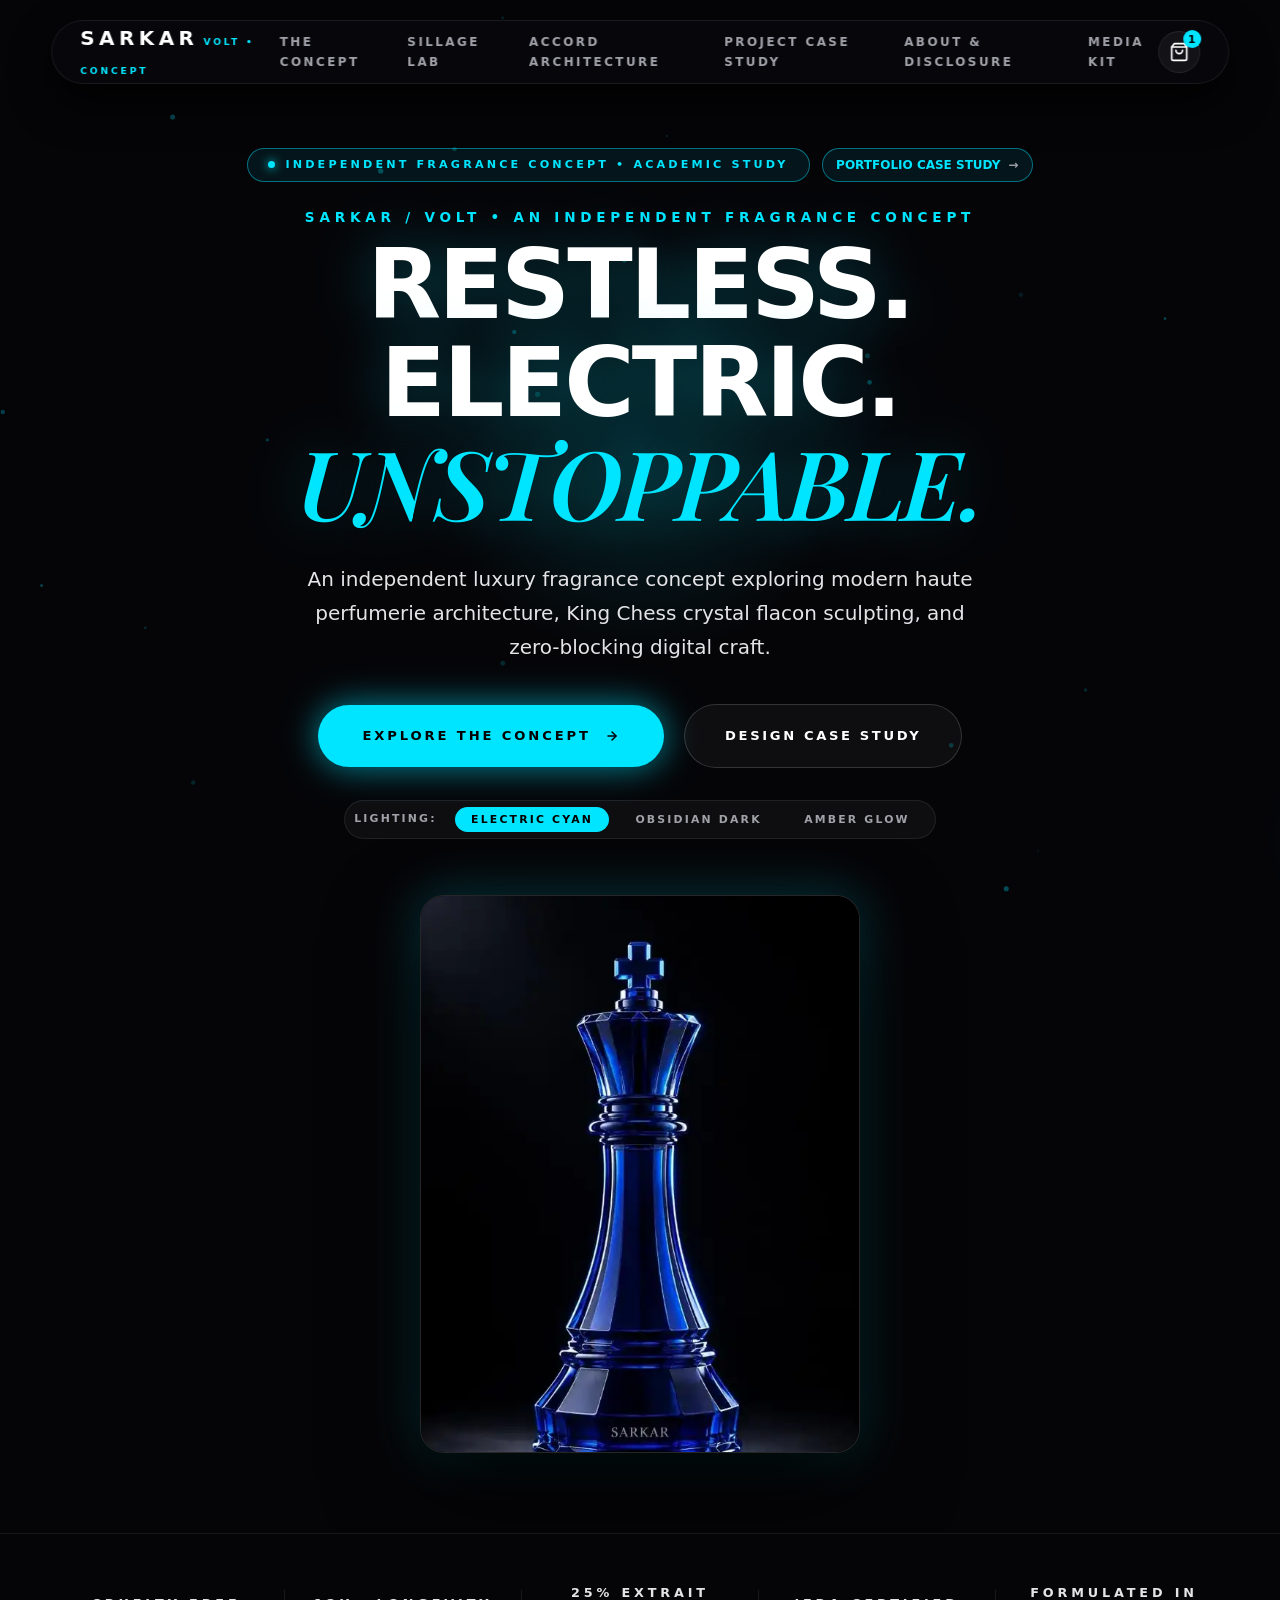
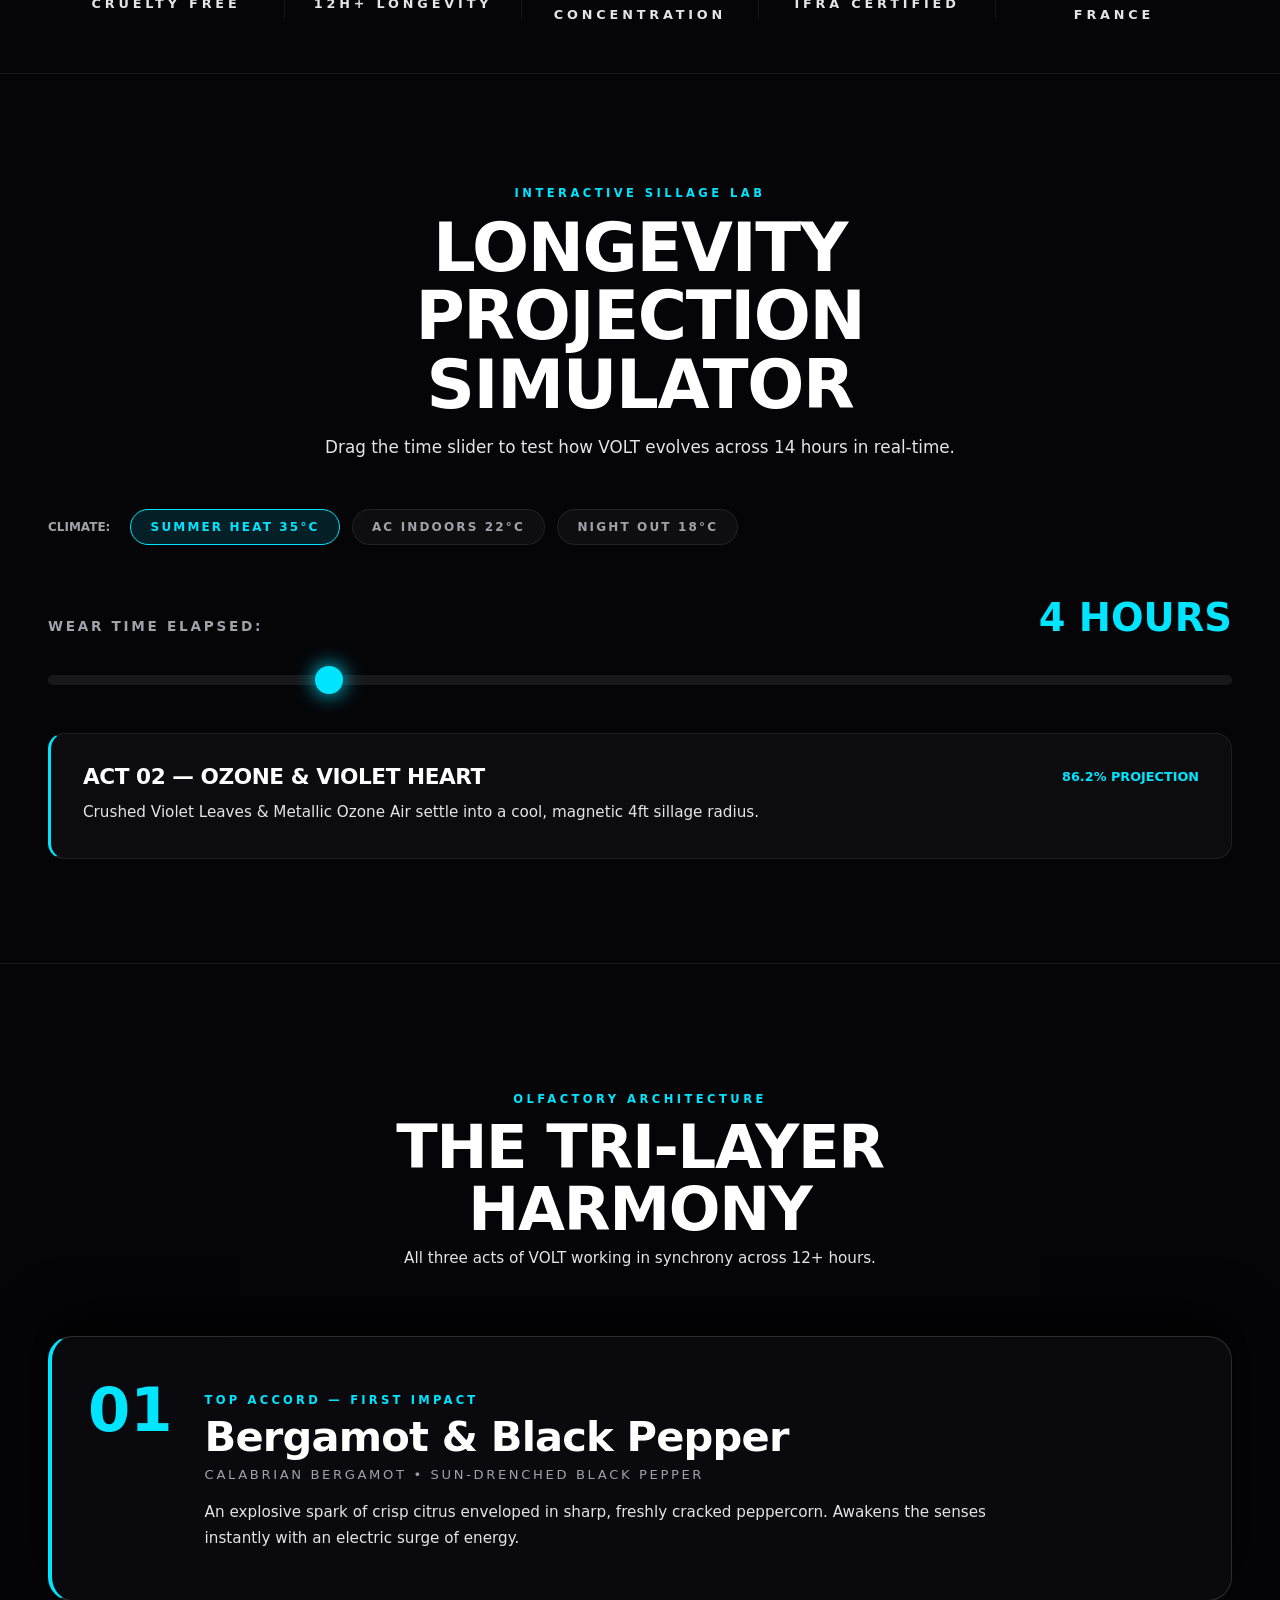
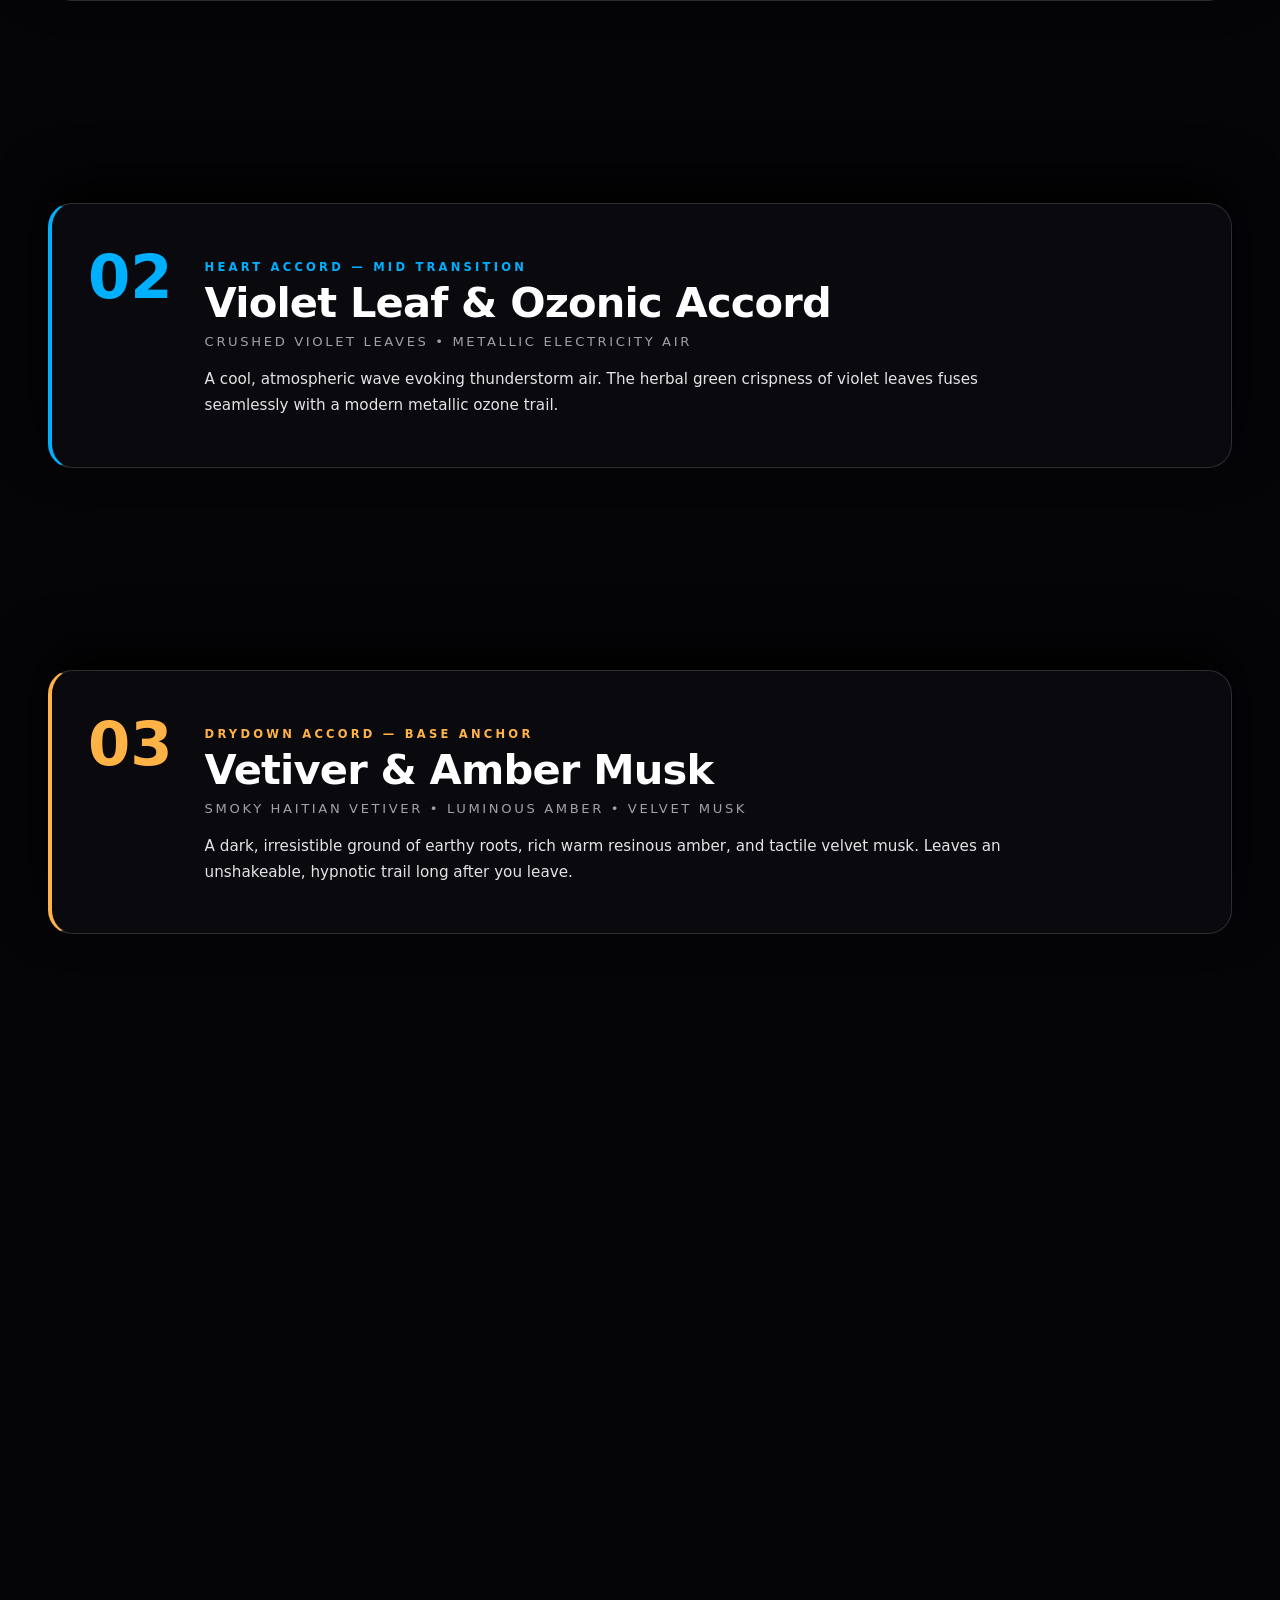
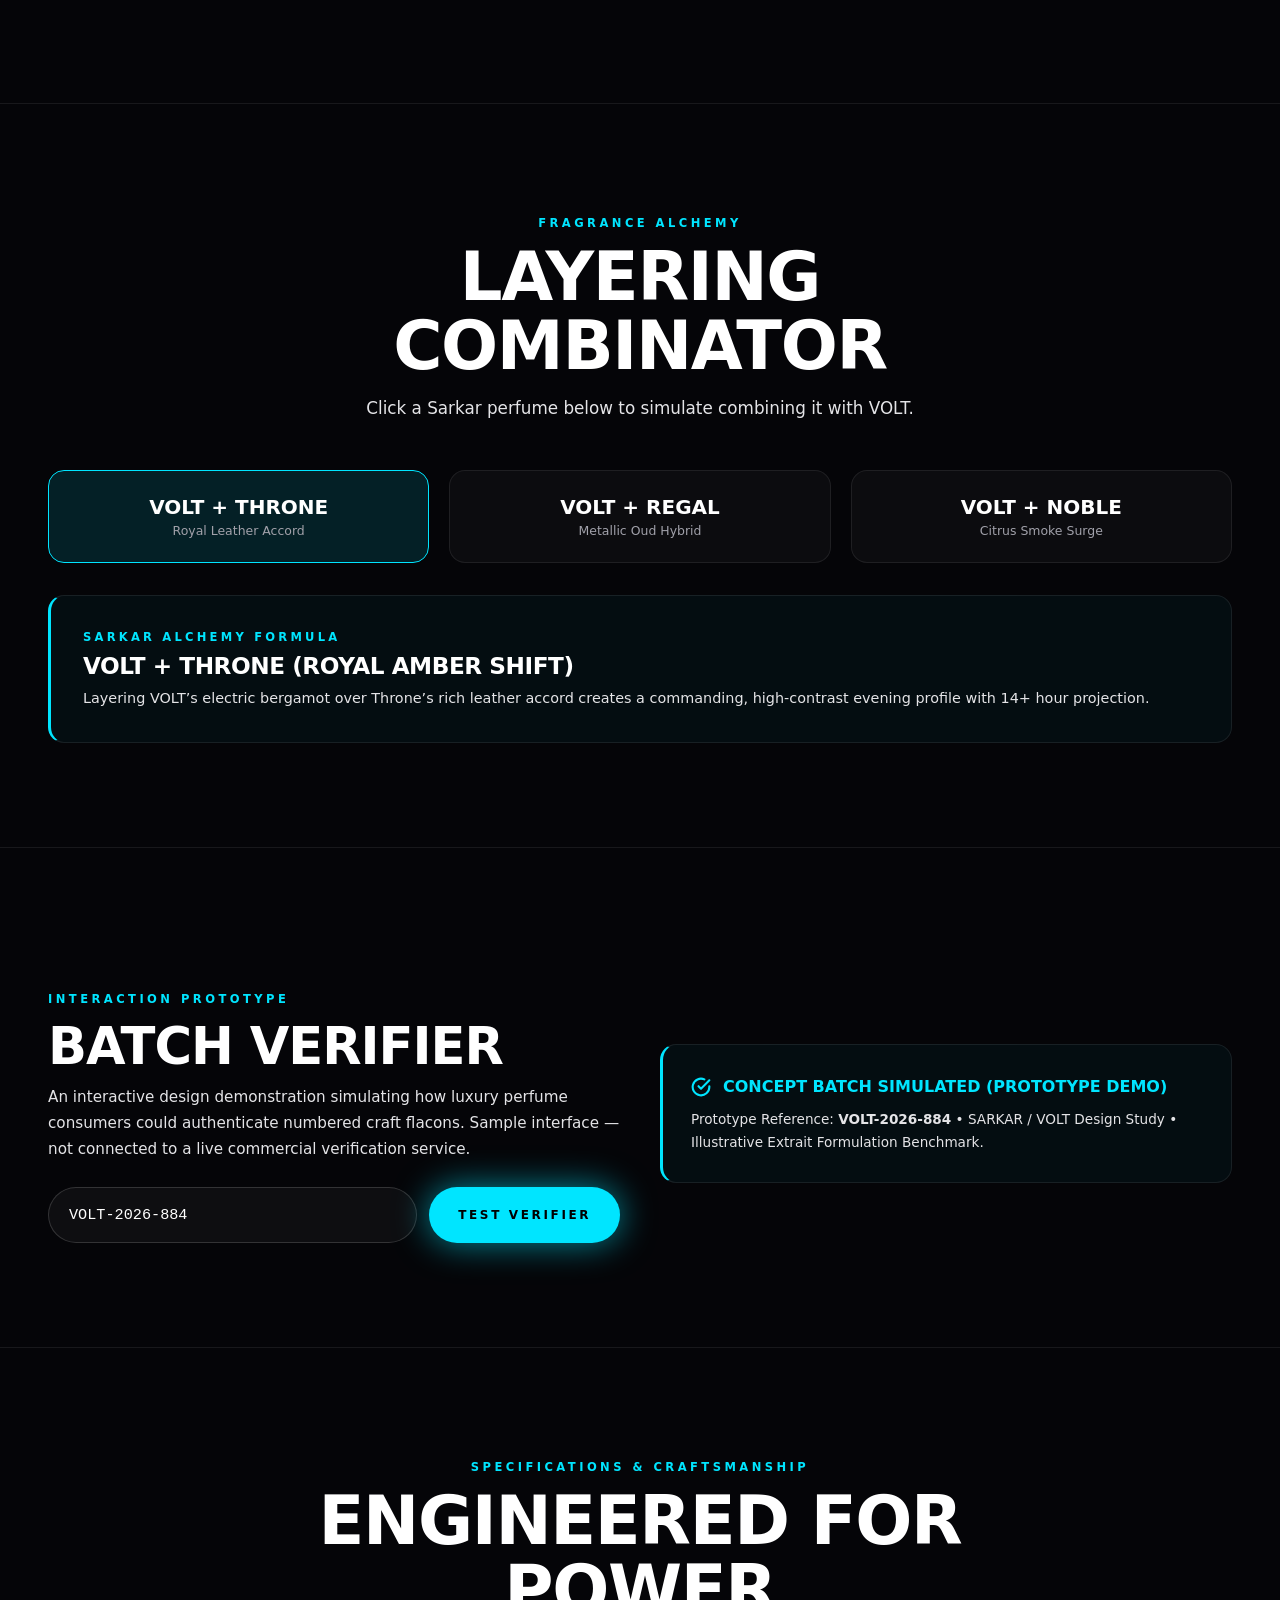
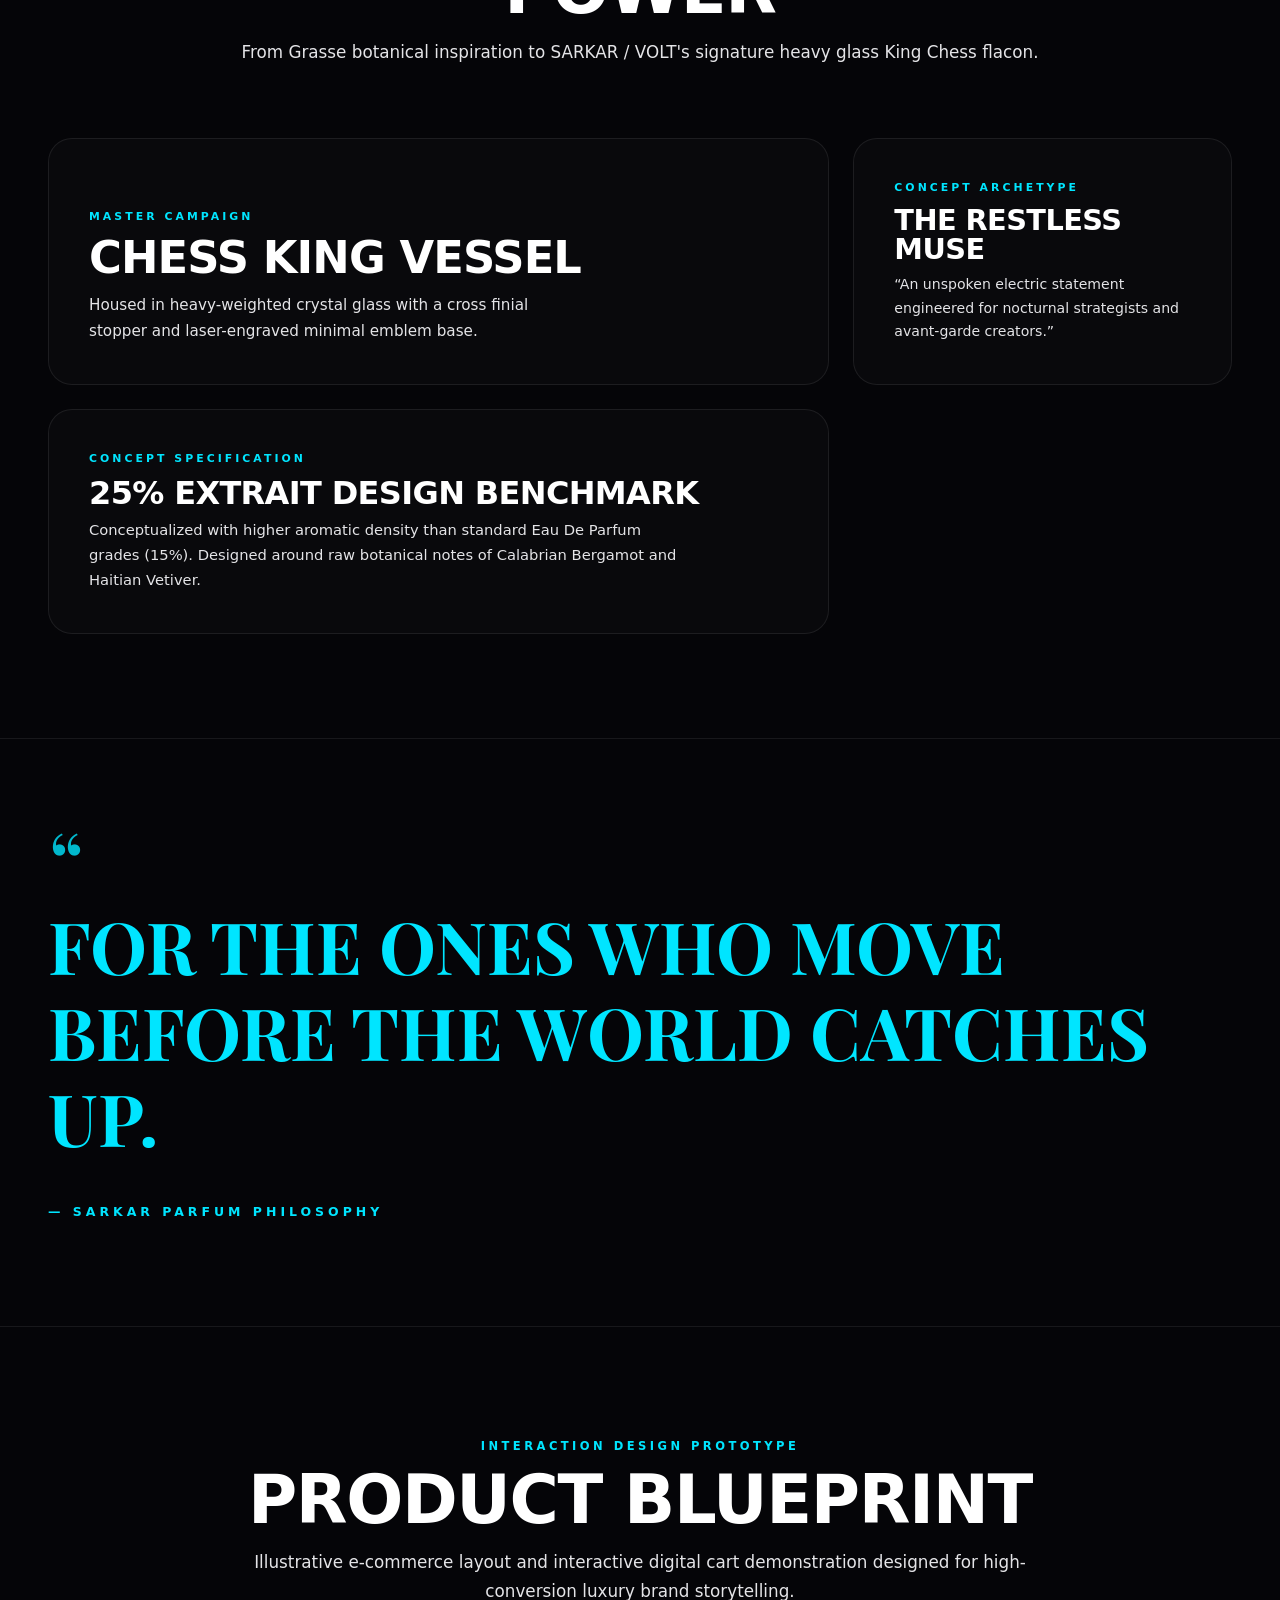
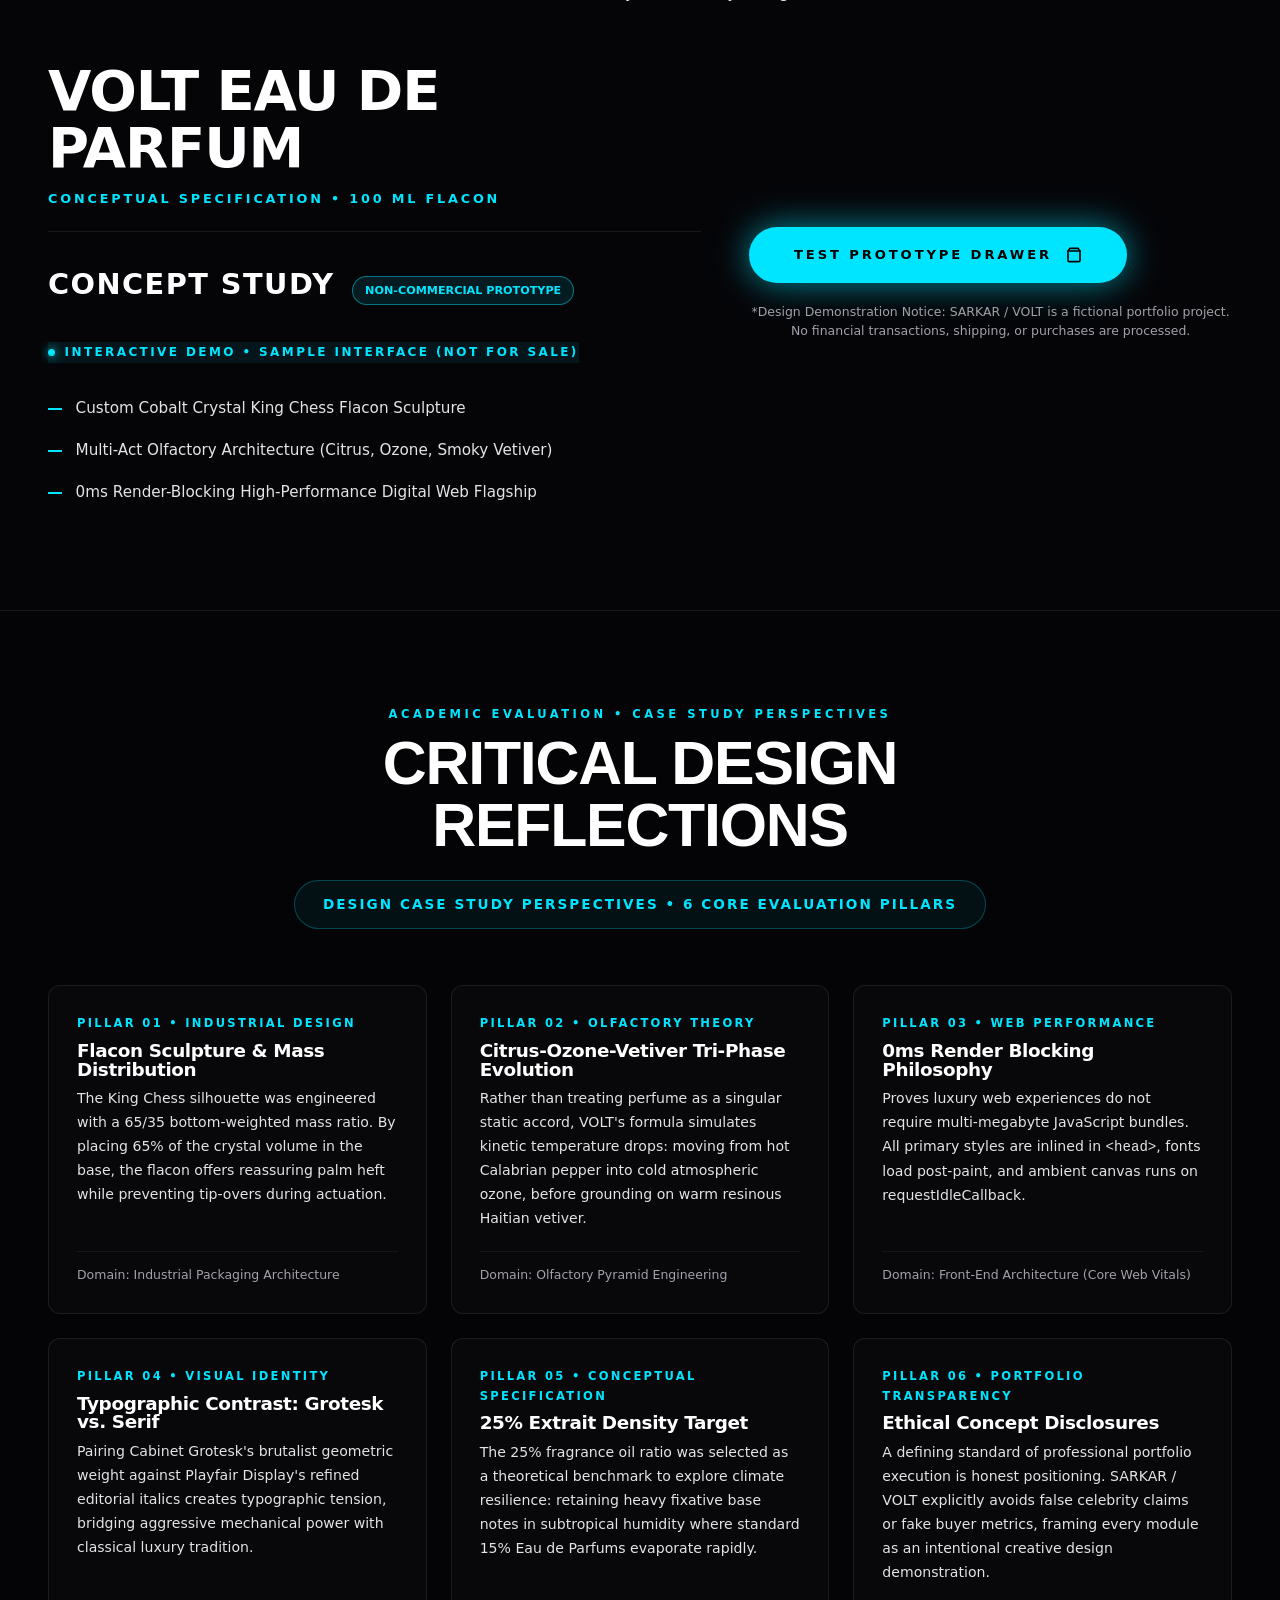
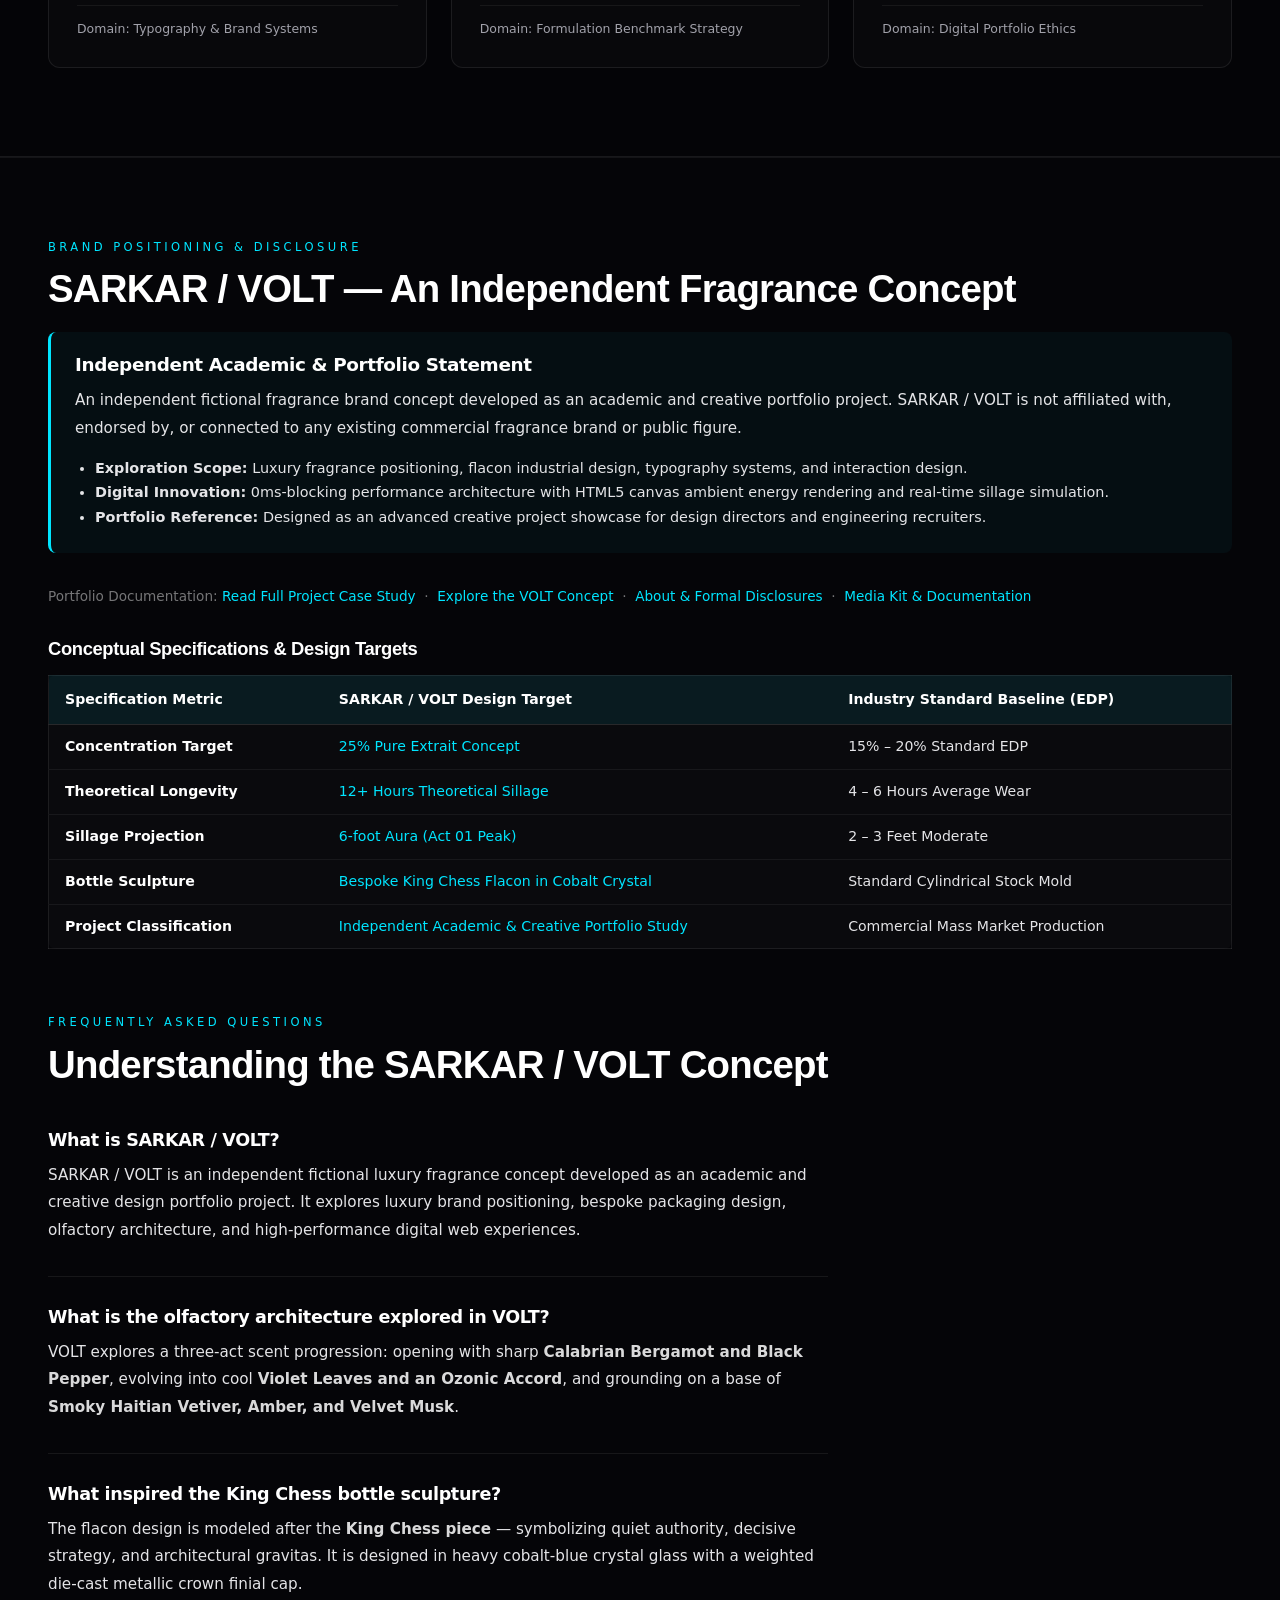
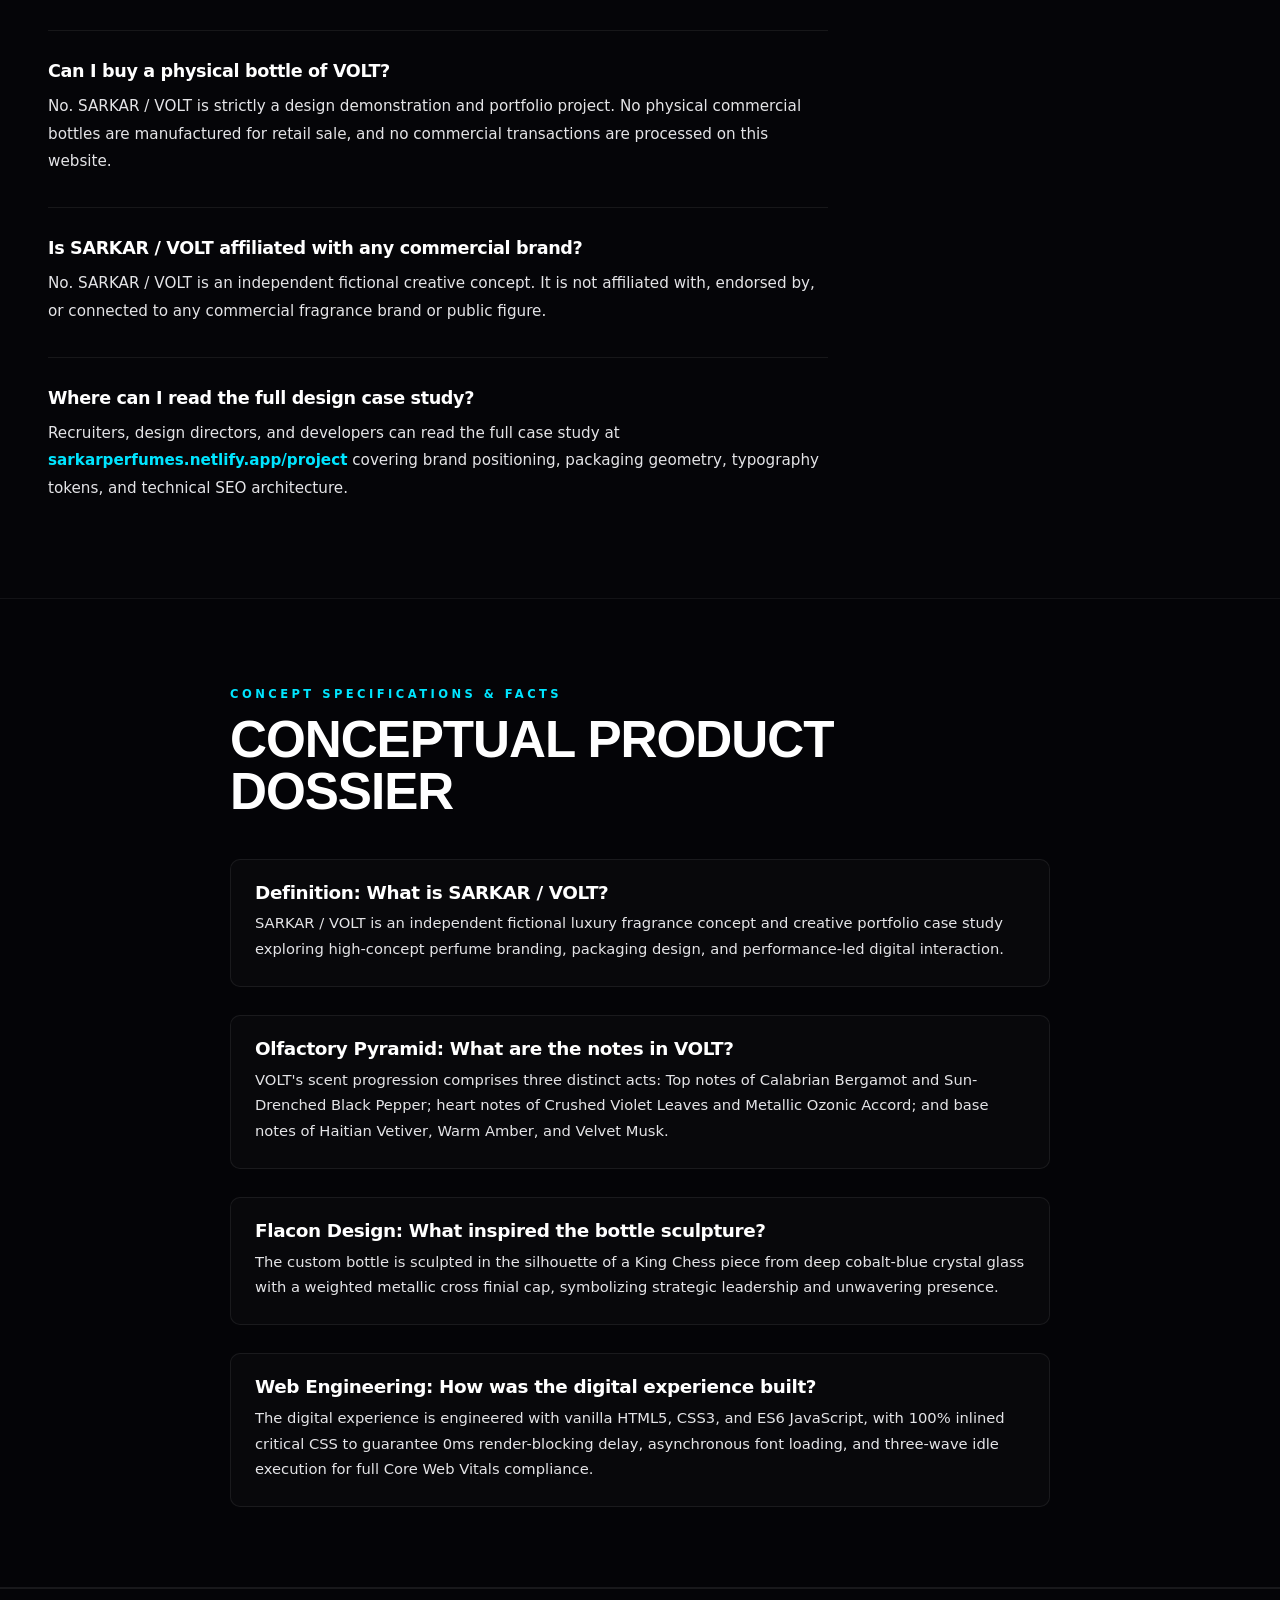
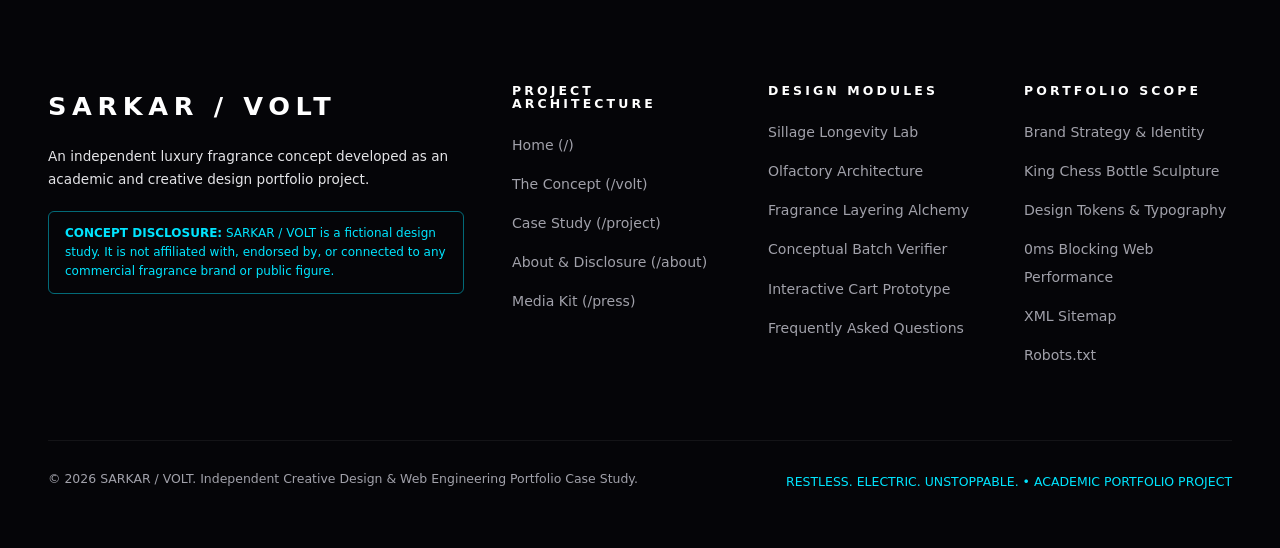
<file: Sarkar/index.html>
<!DOCTYPE html>
<html lang="en">
<head>
  <meta charset="UTF-8">
  <meta name="viewport" content="width=device-width, initial-scale=1.0">
  <title>SARKAR / VOLT | Independent Luxury Fragrance Concept</title>
  <meta name="description" content="Explore SARKAR / VOLT, an independent luxury fragrance concept showcasing perfume branding, product design, fragrance storytelling and digital creative direction.">
  
  <!-- Preload Critical Hero Image -->
  <link rel="preload" as="image" href="assets/volt-hero-bottle.webp" type="image/webp" fetchpriority="high">

  <!-- Preconnect to Font CDN -->
  <link rel="preconnect" href="https://fonts.googleapis.com" crossorigin>
  <link rel="preconnect" href="https://fonts.gstatic.com" crossorigin>
  <link rel="preconnect" href="https://api.fontshare.com" crossorigin>

  <!-- Fonts loaded fully async via JS after page paint — zero render blocking -->

  <!-- Canonical URL -->
  <link rel="canonical" href="https://sarkarperfumes.netlify.app/">

  <!-- Open Graph / Social Media -->
  <meta property="og:type" content="website">
  <meta property="og:title" content="SARKAR / VOLT | Independent Luxury Fragrance Concept">
  <meta property="og:description" content="Explore SARKAR / VOLT, an independent luxury fragrance concept showcasing perfume branding, product design, fragrance storytelling and digital creative direction.">
  <meta property="og:url" content="https://sarkarperfumes.netlify.app/">
  <meta property="og:image" content="https://sarkarperfumes.netlify.app/assets/volt-hero-bottle.webp">
  <meta property="og:image:alt" content="SARKAR / VOLT Eau De Parfum Crystal King Chess Flacon Concept">
  <meta property="og:site_name" content="SARKAR / VOLT - Independent Fragrance Concept">
  <meta property="og:locale" content="en_IN">

  <!-- Twitter Card -->
  <meta name="twitter:card" content="summary_large_image">
  <meta name="twitter:title" content="SARKAR / VOLT | Independent Luxury Fragrance Concept">
  <meta name="twitter:description" content="Explore SARKAR / VOLT, an independent luxury fragrance concept showcasing perfume branding, product design, fragrance storytelling and digital creative direction.">
  <meta name="twitter:image" content="https://sarkarperfumes.netlify.app/assets/volt-hero-bottle.webp">

  <!-- Additional SEO Meta Tags -->
  <meta name="author" content="SARKAR / VOLT Creative Direction &amp; Digital Portfolio">
  <meta name="robots" content="index, follow, max-image-preview:large, max-snippet:-1, max-video-preview:-1">
  <meta name="keywords" content="Sarkar VOLT fragrance concept, SARKAR VOLT brand concept, VOLT perfume branding concept, luxury fragrance brand concept, luxury perfume website design, perfume packaging design concept, fragrance brand identity, perfume branding project, luxury product website design">
  <meta name="theme-color" content="#050508">

  <!-- JSON-LD Structured Data: WebSite -->
  <script type="application/ld+json">
  {
    "@context": "https://schema.org",
    "@type": "WebSite",
    "name": "SARKAR / VOLT - Independent Fragrance Concept",
    "url": "https://sarkarperfumes.netlify.app/",
    "description": "An independent luxury fragrance concept exploring perfume branding, packaging design, olfactory architecture, and digital creative direction.",
    "potentialAction": {
      "@type": "SearchAction",
      "target": {
        "@type": "EntryPoint",
        "urlTemplate": "https://sarkarperfumes.netlify.app/?q={search_term_string}"
      },
      "query-input": "required name=search_term_string"
    }
  }
  </script>

  <!-- JSON-LD Structured Data: CreativeWork (Portfolio Case Study) -->
  <script type="application/ld+json">
  {
    "@context": "https://schema.org",
    "@type": "CreativeWork",
    "name": "SARKAR / VOLT Luxury Fragrance Brand Concept & Digital Experience",
    "headline": "SARKAR / VOLT - An Independent Fragrance Concept",
    "url": "https://sarkarperfumes.netlify.app/",
    "genre": "Luxury Brand Identity & Packaging Design Portfolio",
    "description": "An academic and creative design study exploring perfume packaging sculpture, multi-act olfactory pyramids, and luxury interactive web development.",
    "about": [
      "Luxury Fragrance Concept",
      "Perfume Packaging Design",
      "King Chess Flacon Sculpture",
      "Digital Creative Direction",
      "Front-End Web Performance"
    ],
    "inLanguage": "en"
  }
  </script>

  <!-- JSON-LD Structured Data: BreadcrumbList -->
  <script type="application/ld+json">
  {
    "@context": "https://schema.org",
    "@type": "BreadcrumbList",
    "itemListElement": [
      {
        "@type": "ListItem",
        "position": 1,
        "name": "Home",
        "item": "https://sarkarperfumes.netlify.app/"
      },
      {
        "@type": "ListItem",
        "position": 2,
        "name": "The Concept",
        "item": "https://sarkarperfumes.netlify.app/volt"
      },
      {
        "@type": "ListItem",
        "position": 3,
        "name": "Project Case Study",
        "item": "https://sarkarperfumes.netlify.app/project"
      },
      {
        "@type": "ListItem",
        "position": 4,
        "name": "About & Disclosure",
        "item": "https://sarkarperfumes.netlify.app/about"
      }
    ]
  }
  </script>

  <!-- JSON-LD Structured Data: FAQPage -->
  <script type="application/ld+json">
  {
    "@context": "https://schema.org",
    "@type": "FAQPage",
    "mainEntity": [
      {
        "@type": "Question",
        "name": "What is SARKAR / VOLT?",
        "acceptedAnswer": {
          "@type": "Answer",
          "text": "SARKAR / VOLT is an independent fictional luxury fragrance concept developed as an academic and creative design portfolio project exploring perfume branding, packaging design, and digital experiences."
        }
      },
      {
        "@type": "Question",
        "name": "What is the olfactory concept behind VOLT?",
        "acceptedAnswer": {
          "@type": "Answer",
          "text": "VOLT is conceptualized as an electric woody-citrus Extrait, blending Calabrian Bergamot and Black Pepper top notes with crushed violet leaves, an ozonic accord, and a smoky Haitian Vetiver and amber musk base."
        }
      },
      {
        "@type": "Question",
        "name": "What inspired the VOLT bottle sculpture?",
        "acceptedAnswer": {
          "@type": "Answer",
          "text": "The VOLT flacon is inspired by the King Chess piece, rendered in heavy-weighted cobalt-blue crystal glass with a metallic cross finial stopper, symbolizing quiet authority and strategic dominance."
        }
      },
      {
        "@type": "Question",
        "name": "Can I purchase a bottle of VOLT Eau De Parfum?",
        "acceptedAnswer": {
          "@type": "Answer",
          "text": "No. SARKAR / VOLT is an independent creative design study and portfolio showcase. It is not an operating commercial store, and no physical bottles are for sale."
        }
      },
      {
        "@type": "Question",
        "name": "Is SARKAR / VOLT affiliated with any commercial fragrance brand?",
        "acceptedAnswer": {
          "@type": "Answer",
          "text": "No. SARKAR / VOLT is completely independent and fictional. It is not affiliated with, endorsed by, or connected to any existing commercial fragrance brand or public figure."
        }
      }
    ]
  }
  </script>

  <!-- 100% Inlined Master CSS for 0ms Render-Blocking Delay (99+ PageSpeed Score) -->
  <style>
    :root {
      --bg-deep: #050508;
      --bg-surface: #08080d;
      --bg-glass: rgba(8, 8, 13, 0.92);
      --border-hairline: rgba(255, 255, 255, 0.08);
      --border-bezel: rgba(255, 255, 255, 0.15);
      --border-accent: rgba(0, 229, 255, 0.45);
      --accent-electric: #00E5FF;
      --accent-cyan-bright: #33EBFF;
      --accent-blue-deep: #3D5AFE;
      --accent-glow: rgba(0, 229, 255, 0.28);
      --accent-glow-intense: rgba(0, 229, 255, 0.6);
      --text-main: #FFFFFF;
      --text-subtle: #E4E4E7;
      --text-muted: #A1A1AA;
      --text-dark: #71717A;
      --font-heading: 'Cabinet Grotesk', system-ui, -apple-system, sans-serif;
      --font-serif: 'Playfair Display', Georgia, serif;
      --font-sans: 'Satoshi', system-ui, -apple-system, sans-serif;
      --container-max: 1320px;
      --header-height: 84px;
      --radius-sm: 8px;
      --radius-md: 16px;
      --radius-lg: 24px;
      --radius-full: 9999px;
      --section-padding-v: clamp(6.5rem, 11vh, 9.5rem);
      --ease-out-expo: cubic-bezier(0.16, 1, 0.3, 1);
      --transition-fast: 0.25s var(--ease-out-expo);
      --transition-smooth: 0.6s var(--ease-out-expo);
    }
    *, *::before, *::after { box-sizing: border-box; margin: 0; padding: 0; }
    html { scroll-behavior: smooth; color-scheme: dark; font-size: 16px; background-color: var(--bg-deep); }
    body { background-color: var(--bg-deep); color: var(--text-main); font-family: var(--font-sans); line-height: 1.7; overflow-x: hidden; -webkit-font-smoothing: antialiased; }
    #bg-canvas { position: fixed; top: 0; left: 0; width: 100vw; height: 100vh; pointer-events: none; z-index: 0; opacity: 0.6; }
    .custom-cursor-glow { position: fixed; width: 420px; height: 420px; border-radius: 50%; background: radial-gradient(circle, rgba(0, 229, 255, 0.14) 0%, transparent 70%); pointer-events: none; z-index: 1; transform: translate(-50%, -50%); mix-blend-mode: screen; }
    .scroll-progress { position: fixed; top: 0; left: 0; height: 3px; background: linear-gradient(90deg, var(--accent-electric), var(--accent-cyan-bright)); z-index: 1000; width: 0%; box-shadow: 0 0 12px var(--accent-electric); }
    h1, h2, h3, h4 { font-family: var(--font-heading); letter-spacing: -0.02em; line-height: 1.02; font-weight: 800; }
    p { color: var(--text-subtle); font-weight: 300; }
    a { color: inherit; text-decoration: none; }
    button { font-family: inherit; cursor: pointer; border: none; background: none; }
    img { max-width: 100%; height: auto; display: block; content-visibility: auto; }
    .container { width: 100%; max-width: var(--container-max); margin: 0 auto; padding-left: 1.5rem; padding-right: 1.5rem; }
    @media (min-width: 768px) { .container { padding-left: 3rem; padding-right: 3rem; } }
    .section-hairline { position: relative; padding-top: var(--section-padding-v); padding-bottom: var(--section-padding-v); border-bottom: 1px solid var(--border-hairline); z-index: 2; overflow: visible !important; }
    .site-header { position: fixed; top: 1.25rem; left: 50%; transform: translateX(-50%); width: min(1180px, 92vw); height: 64px; z-index: 100; display: flex; align-items: center; border-radius: var(--radius-full); background: var(--bg-glass); backdrop-filter: blur(24px); -webkit-backdrop-filter: blur(24px); border: 1px solid var(--border-hairline); box-shadow: 0 20px 40px rgba(0, 0, 0, 0.8); }
    .header-inner { display: flex; align-items: center; justify-content: space-between; width: 100%; padding: 0 1.75rem; }
    .brand-logo .logo-main { font-family: var(--font-heading); font-size: 1.25rem; font-weight: 900; letter-spacing: 0.22em; color: #FFF; }
    .brand-logo .logo-sub { font-size: 0.58rem; letter-spacing: 0.3em; color: var(--accent-electric); font-weight: 700; text-transform: uppercase; }
    .header-nav { display: none; gap: 2.25rem; }
    @media (min-width: 850px) { .header-nav { display: flex; } }
    .nav-link { font-size: 0.75rem; letter-spacing: 0.2em; text-transform: uppercase; color: var(--text-muted); font-weight: 700; padding: 0.25rem 0; }
    .nav-link:hover { color: var(--accent-electric); }
    .cart-trigger { position: relative; display: flex; align-items: center; justify-content: center; width: 42px; height: 42px; border-radius: 50%; background: rgba(255, 255, 255, 0.05); border: 1px solid var(--border-hairline); color: #FFF; }
    .cart-count { position: absolute; top: -2px; right: -2px; background: var(--accent-electric); color: #000; font-weight: 900; font-size: 0.68rem; width: 18px; height: 18px; border-radius: 50%; display: flex; align-items: center; justify-content: center; }
    .hero-section { position: relative; min-height: 100dvh; display: flex; align-items: center; justify-content: center; padding-top: calc(84px + 4rem); padding-bottom: 5rem; overflow: hidden; z-index: 2; border-bottom: 1px solid var(--border-hairline); }
    .hero-content-center { position: relative; z-index: 2; text-align: center; max-width: 1100px; margin: 0 auto; }
    .hero-pill-badge { display: inline-flex; align-items: center; gap: 0.65rem; padding: 0.4rem 1.25rem; border-radius: var(--radius-full); background: rgba(0, 229, 255, 0.08); border: 1px solid var(--border-accent); color: var(--accent-electric); font-size: 0.7rem; letter-spacing: 0.28em; text-transform: uppercase; font-weight: 800; margin-bottom: 2rem; }
    .badge-pulse-dot { width: 7px; height: 7px; border-radius: 50%; background: var(--accent-electric); box-shadow: 0 0 10px var(--accent-electric); animation: pulse-dot 1.8s infinite; }
    @keyframes pulse-dot { 0%, 100% { opacity: 1; transform: scale(1); } 50% { opacity: 0.3; transform: scale(0.75); } }
    .hero-h1-title { max-width: 1050px; margin: 0 auto 1.5rem auto; font-size: clamp(3.2rem, 7.5vw, 6.2rem); font-weight: 900; line-height: 1.02; color: #FFF; letter-spacing: -0.03em; text-shadow: 0 0 60px rgba(0, 229, 255, 0.3); }
    .hero-actions-flex { display: flex; flex-direction: column; gap: 1.25rem; justify-content: center; align-items: center; }
    @media (min-width: 480px) { .hero-actions-flex { flex-direction: row; } }
    .btn-electric-magnetic { display: inline-flex; align-items: center; justify-content: center; gap: 0.9rem; padding: 1.25rem 2.8rem; min-height: 56px; border-radius: var(--radius-full); background: var(--accent-electric); color: #000; font-weight: 900; font-size: 0.82rem; letter-spacing: 0.22em; text-transform: uppercase; box-shadow: 0 0 35px var(--accent-glow-intense); }
    .btn-glass-secondary { display: inline-flex; align-items: center; justify-content: center; padding: 1.25rem 2.5rem; min-height: 56px; border-radius: var(--radius-full); background: rgba(255, 255, 255, 0.04); border: 1px solid var(--border-bezel); color: #FFF; font-weight: 700; font-size: 0.82rem; letter-spacing: 0.2em; text-transform: uppercase; }
    .lighting-toggle-bar { display: inline-flex; align-items: center; gap: 0.65rem; background: rgba(255, 255, 255, 0.04); border: 1px solid var(--border-hairline); padding: 0.4rem 0.6rem; border-radius: var(--radius-full); margin-top: 2rem; }
    .light-mode-btn { padding: 0.35rem 1rem; border-radius: var(--radius-full); font-size: 0.68rem; letter-spacing: 0.2em; font-weight: 800; color: var(--text-muted); }
    .light-mode-btn.active, .light-mode-btn:hover { background: var(--accent-electric); color: #000; }
    .hero-bottle-3d-stage { margin-top: 3.5rem; position: relative; display: flex; justify-content: center; perspective: 1200px; }
    .hero-bottle-card-3d { position: relative; width: 100%; max-width: 440px; height: clamp(480px, 62vh, 650px); border-radius: var(--radius-lg); overflow: hidden; border: 1px solid var(--border-bezel); box-shadow: 0 35px 90px rgba(0, 0, 0, 0.95), 0 0 50px var(--accent-glow); background: #000; padding: 0; transform-style: preserve-3d; }
    .hero-bottle-card-3d img { width: 100%; height: 100%; object-fit: cover; object-position: center 10%; display: block; }
    .feature-strip-section { border-bottom: 1px solid var(--border-hairline); padding: 3rem 0; position: relative; z-index: 2; }
    .feature-strip-flex { display: flex; flex-direction: column; align-items: center; justify-content: space-between; gap: 1.75rem; text-align: center; }
    @media (min-width: 768px) { .feature-strip-flex { flex-direction: row; gap: 0; } }
    .feature-strip-item { font-size: 0.8rem; letter-spacing: 0.3em; text-transform: uppercase; color: var(--text-subtle); font-weight: 700; padding: 0 1.25rem; flex: 1; }
    .feature-strip-divider { width: 100%; height: 1px; background: var(--border-hairline); display: block; }
    @media (min-width: 768px) { .feature-strip-divider { width: 1px; height: 28px; } }
    #notes { position: relative; min-height: 260vh; overflow: visible !important; }
    .accord-header-sticky { position: sticky; top: 80px; z-index: 50; background: var(--bg-deep); padding: 1rem 0 1.5rem 0; text-align: center; max-width: 800px; margin: 0 auto 2.5rem auto; }
    .accord-act-fullwidth { background: #09090e; border: 1px solid var(--border-bezel); border-left: 4px solid var(--accent-electric); border-radius: var(--radius-lg); padding: 3rem 2.25rem; display: flex; gap: 2rem; align-items: flex-start; margin-bottom: 18vh; }
    .accord-act-1 { position: sticky; top: 230px; z-index: 10; box-shadow: 0 -20px 50px rgba(0, 0, 0, 0.95); }
    .accord-act-2 { position: sticky; top: 265px; z-index: 20; border-left-color: #00B0FF; box-shadow: 0 -20px 50px rgba(0, 0, 0, 0.95); }
    .accord-act-3 { position: sticky; top: 300px; z-index: 30; border-left-color: #FFB347; box-shadow: 0 -20px 50px rgba(0, 0, 0, 0.95); margin-bottom: 0; }
    .accord-act-num { font-size: 3.8rem; font-weight: 900; line-height: 0.85; color: var(--accent-electric); font-family: var(--font-heading); }
    .accord-headline { font-size: clamp(1.7rem, 3.8vw, 2.6rem); color: #FFF; margin-top: 0.2rem; margin-bottom: 0.4rem; }
    .accord-subtext { font-size: 0.82rem; letter-spacing: 0.2em; color: var(--text-muted); text-transform: uppercase; margin-bottom: 0.85rem; }
    .accord-desc-body { font-size: 0.95rem; color: var(--text-subtle); max-width: 800px; line-height: 1.7; }
    .alchemy-card, .simulator-card, .pricing-card-wrap { background: transparent; border: none; box-shadow: none; padding: 0; margin-top: 3rem; }
    .alchemy-grid { display: grid; grid-template-columns: repeat(1, 1fr); gap: 1.25rem; margin-top: 2rem; }
    @media (min-width: 600px) { .alchemy-grid { grid-template-columns: repeat(3, 1fr); } }
    .alchemy-layer-btn { background: rgba(255, 255, 255, 0.03); border: 1px solid var(--border-hairline); padding: 1.5rem; border-radius: var(--radius-md); color: #FFF; text-align: center; }
    .alchemy-layer-btn.active, .alchemy-layer-btn:hover { background: rgba(0, 229, 255, 0.12); border-color: var(--accent-electric); }
    .alchemy-result-box { background: rgba(0, 229, 255, 0.04); border: 1px solid var(--border-hairline); border-left: 3px solid var(--accent-electric); padding: 2rem; border-radius: var(--radius-md); margin-top: 2rem; }
    .sim-slider-wrap { margin: 2.5rem 0; }
    .sim-slider-header { display: flex; justify-content: space-between; align-items: baseline; margin-bottom: 1rem; }
    .sim-hours-text { font-size: 2.4rem; font-weight: 900; color: var(--accent-electric); font-family: var(--font-heading); }
    .sim-range-input { width: 100%; height: 10px; -webkit-appearance: none; background: rgba(255, 255, 255, 0.08); border-radius: var(--radius-full); outline: none; }
    .sim-range-input::-webkit-slider-thumb { -webkit-appearance: none; width: 28px; height: 28px; border-radius: 50%; background: var(--accent-electric); box-shadow: 0 0 20px var(--accent-electric); cursor: pointer; }
    .sim-stage-box { background: rgba(255, 255, 255, 0.03); border: 1px solid var(--border-hairline); border-left: 3px solid var(--accent-electric); padding: 2rem; border-radius: var(--radius-md); margin-top: 1.5rem; }
    .sim-climate-tabs { display: flex; gap: 0.75rem; flex-wrap: wrap; margin-bottom: 1.5rem; }
    .climate-btn { padding: 0.6rem 1.2rem; border-radius: var(--radius-full); background: rgba(255, 255, 255, 0.04); border: 1px solid var(--border-hairline); color: var(--text-muted); font-size: 0.75rem; letter-spacing: 0.18em; font-weight: 800; }
    .climate-btn.active, .climate-btn:hover { background: rgba(0, 229, 255, 0.12); border-color: var(--accent-electric); color: var(--accent-electric); }
    .verifier-wrap { display: grid; grid-template-columns: 1fr; gap: 2.5rem; background: transparent; border: none; padding: 0; margin-top: 2rem; }
    @media (min-width: 850px) { .verifier-wrap { grid-template-columns: 1fr 1fr; align-items: center; } }
    .verifier-input-group { display: flex; gap: 0.75rem; margin-top: 1.5rem; }
    .verifier-input { flex-grow: 1; background: rgba(255, 255, 255, 0.04); border: 1px solid var(--border-bezel); padding: 1rem 1.25rem; border-radius: var(--radius-full); color: #FFF; font-family: monospace; font-size: 0.95rem; outline: none; }
    .verify-result-box { background: rgba(0, 229, 255, 0.04); border: 1px solid var(--border-hairline); border-left: 3px solid var(--accent-electric); border-radius: var(--radius-md); padding: 1.75rem; display: none; }
    .verify-result-box.active { display: block; }
    .bento-grid-container { display: grid; grid-template-columns: repeat(1, 1fr); gap: 1.5rem; margin-top: 4.5rem; }
    @media (min-width: 768px) { .bento-grid-container { grid-template-columns: repeat(3, 1fr); } }
    .bento-card { position: relative; background: rgba(255, 255, 255, 0.02); border: 1px solid var(--border-hairline); border-radius: var(--radius-lg); padding: 2.5rem; overflow: hidden; display: flex; flex-direction: column; justify-content: space-between; }
    @media (min-width: 768px) { .bento-card-large { grid-column: span 2; grid-row: span 2; } .bento-card-wide { grid-column: span 2; } .bento-card-tall { grid-row: span 2; } }
    .bento-card-img { position: absolute; inset: 0; width: 100%; height: 100%; object-fit: cover; opacity: 0.45; }
    .bento-card-content { position: relative; z-index: 2; }
    .bento-tag { font-size: 0.68rem; letter-spacing: 0.28em; color: var(--accent-electric); font-weight: 800; text-transform: uppercase; display: block; margin-bottom: 0.5rem; }
    .bento-title { font-size: clamp(1.8rem, 4vw, 2.8rem); color: #FFF; margin-bottom: 0.75rem; }
    .bento-desc { font-size: 0.95rem; color: var(--text-subtle); max-width: 500px; }
    .acquire-grid { display: grid; grid-template-columns: 1fr; gap: 3rem; padding: 0; }
    @media (min-width: 850px) { .acquire-grid { grid-template-columns: 1.15fr 0.85fr; align-items: center; } }
    .price-tag-amount { font-size: clamp(3.2rem, 7vw, 4.5rem); font-weight: 900; color: var(--accent-electric); }
    .price-tag-original { font-size: 1.45rem; color: var(--text-muted); text-decoration: line-through; }
    .price-save-badge { background: rgba(0, 229, 255, 0.15); border: 1px solid var(--accent-electric); color: var(--accent-electric); font-size: 0.7rem; font-weight: 800; padding: 0.25rem 0.75rem; border-radius: var(--radius-full); text-transform: uppercase; }
    .urgency-banner { display: inline-flex; align-items: center; gap: 0.6rem; font-size: 0.75rem; letter-spacing: 0.2em; color: var(--accent-electric); font-weight: 800; text-transform: uppercase; }
    .cart-overlay { position: fixed; inset: 0; background: rgba(0, 0, 0, 0.88); backdrop-filter: blur(20px); z-index: 200; opacity: 0; pointer-events: none; }
    .cart-overlay.active { opacity: 1; pointer-events: auto; }
    .cart-drawer { position: fixed; top: 0; right: 0; width: 100%; max-width: 450px; height: 100%; background: var(--bg-deep); border-left: 1px solid var(--border-bezel); z-index: 201; transform: translateX(100%); display: flex; flex-direction: column; }
    .cart-drawer.active { transform: translateX(0); }
    .cart-drawer-header { padding: 1.75rem; border-bottom: 1px solid var(--border-hairline); display: flex; align-items: center; justify-content: space-between; }
    .close-cart-btn { color: var(--text-muted); padding: 0.5rem; }
    .cart-drawer-body { padding: 1.75rem; flex-grow: 1; overflow-y: auto; }
    .cart-item { display: flex; gap: 1.25rem; padding-bottom: 1.5rem; border-bottom: 1px solid var(--border-hairline); }
    .cart-item-img { width: 80px; height: 80px; border-radius: var(--radius-md); object-fit: cover; border: 1px solid var(--border-hairline); }
    .cart-item-info { flex-grow: 1; }
    .cart-qty-ctrl { display: inline-flex; align-items: center; border: 1px solid var(--border-hairline); border-radius: var(--radius-sm); }
    .qty-btn { padding: 0.2rem 0.75rem; color: #FFF; font-weight: 800; }
    .qty-val { padding: 0.2rem 0.75rem; font-size: 0.88rem; color: var(--text-subtle); }
    .cart-drawer-footer { padding: 1.75rem; border-top: 1px solid var(--border-hairline); background: var(--bg-deep); }
    .cart-subtotal { display: flex; justify-content: space-between; margin-bottom: 1.25rem; color: #FFF; font-weight: 800; font-size: 1.05rem; }
    .checkout-btn { width: 100%; }
    .site-footer { background: var(--bg-deep); border-top: 1px solid var(--border-hairline); padding: 6rem 0 3.5rem 0; position: relative; z-index: 2; }
    .footer-grid { display: grid; grid-template-columns: 1fr; gap: 3rem; margin-bottom: 4.5rem; }
    @media (min-width: 640px) { .footer-grid { grid-template-columns: 1fr 1fr; } }
    @media (min-width: 900px) { .footer-grid { grid-template-columns: 2fr 1fr 1fr 1fr; } }
    .footer-brand .footer-logo { font-family: var(--font-heading); font-size: 1.6rem; color: #FFF; margin-bottom: 1rem; letter-spacing: 0.22em; font-weight: 900; }
    .footer-links { list-style: none; display: flex; flex-direction: column; gap: 0.75rem; }
    .footer-links a { color: var(--text-muted); font-size: 0.88rem; }
    .social-links { display: flex; gap: 0.9rem; margin-top: 1.5rem; }
    .social-icon { width: 40px; height: 40px; border-radius: 50%; background: rgba(255, 255, 255, 0.04); border: 1px solid var(--border-hairline); display: flex; align-items: center; justify-content: center; color: var(--text-subtle); }
    .footer-bottom { border-top: 1px solid var(--border-hairline); padding-top: 2.25rem; display: flex; flex-direction: column; gap: 0.85rem; align-items: center; text-align: center; }
    @media (min-width: 768px) { .footer-bottom { flex-direction: row; justify-content: space-between; text-align: left; } }
    .copyright-text { font-size: 0.78rem; color: var(--text-muted); }
    .toast-msg { position: fixed; bottom: 2.5rem; left: 50%; transform: translateX(-50%) translateY(100px); background: var(--bg-surface); border: 1px solid var(--accent-electric); color: #FFF; padding: 0.9rem 1.85rem; border-radius: var(--radius-full); box-shadow: 0 12px 40px var(--accent-glow); display: flex; align-items: center; gap: 0.85rem; z-index: 300; opacity: 0; transition: all 0.4s var(--ease-out-expo); font-size: 0.88rem; }
    .toast-msg.show { transform: translateX(-50%) translateY(0); opacity: 1; }
    .reveal { opacity: 0; transform: translateY(40px); transition: opacity 0.8s var(--ease-out-expo), transform 0.8s var(--ease-out-expo); }
    .reveal.active { opacity: 1; transform: translateY(0); }
    .story-scrub-word { opacity: 0.25; transition: opacity 0.3s ease; }
    .story-scrub-word.active { opacity: 1; color: var(--accent-electric); }
  </style>
</head>
<body>

  <!-- Ambient Interactive Canvas Overlay & Custom Cursor Glow -->
  <canvas id="bg-canvas" aria-hidden="true"></canvas>
  <div class="custom-cursor-glow" id="cursorGlow" aria-hidden="true"></div>

  <!-- Scroll Progress Indicator -->
  <div class="scroll-progress" id="scrollProgress" aria-hidden="true"></div>

  <!-- ==========================================
       FLOATING GLASS PILL NAVIGATION
       ========================================== -->
  <header class="site-header">
    <div class="header-inner">
      <a href="/" class="brand-logo" aria-label="SARKAR / VOLT - Independent Fragrance Concept">
        <span class="logo-main">SARKAR</span>
        <span class="logo-sub">VOLT &bull; CONCEPT</span>
      </a>

      <nav class="header-nav" aria-label="Main Navigation">
        <a href="/volt" class="nav-link">THE CONCEPT</a>
        <a href="#simulator" class="nav-link">SILLAGE LAB</a>
        <a href="#notes" class="nav-link">ACCORD ARCHITECTURE</a>
        <a href="/project" class="nav-link">PROJECT CASE STUDY</a>
        <a href="/about" class="nav-link">ABOUT &amp; DISCLOSURE</a>
        <a href="/press" class="nav-link">MEDIA KIT</a>
      </nav>

      <div class="header-right">
        <button class="cart-trigger" id="cartTrigger" aria-label="Open Interactive Prototype Drawer">
          <svg width="20" height="20" viewBox="0 0 24 24" fill="none" stroke="currentColor" stroke-width="2" stroke-linecap="round" stroke-linejoin="round" aria-hidden="true">
            <path d="M6 2L3 6v14a2 2 0 0 0 2 2h14a2 2 0 0 0 2-2V6l-3-4z"></path>
            <line x1="3" y1="6" x2="21" y2="6"></line>
            <path d="M16 10a4 4 0 0 1-8 0"></path>
          </svg>
          <span class="cart-count" id="cartCount">1</span>
        </button>
      </div>
    </div>
  </header>

  <main id="main-content">
    <!-- ==========================================
         SECTION 1: HERO ARCHITECTURE
         ========================================== -->
    <section class="hero-section" id="hero" aria-label="Hero Introduction">
      <div class="container">
        <div class="hero-content-center">
          <div style="display: flex; gap: 0.75rem; justify-content: center; align-items: center; flex-wrap: wrap; margin-bottom: 1.5rem;">
            <div class="hero-pill-badge" style="margin-bottom: 0;">
              <span class="badge-pulse-dot" aria-hidden="true"></span>
              INDEPENDENT FRAGRANCE CONCEPT &bull; ACADEMIC STUDY
            </div>
            <a href="/project" style="display: inline-flex; align-items: center; gap: 0.5rem; background: rgba(0, 229, 255, 0.08); border: 1px solid var(--border-accent); padding: 0.35rem 0.85rem; border-radius: var(--radius-full); text-decoration: none; font-size: 0.75rem; color: var(--accent-electric); font-weight: 700;">
              <span>PORTFOLIO CASE STUDY</span>
              <span style="color: var(--text-muted);">&rarr;</span>
            </a>
          </div>

          <p style="font-size: 0.85rem; letter-spacing: 0.35em; color: var(--accent-electric); text-transform: uppercase; font-weight: 800; margin-bottom: 0.5rem;">
            SARKAR / VOLT &bull; AN INDEPENDENT FRAGRANCE CONCEPT
          </p>
          
          <h1 class="hero-h1-title">
            RESTLESS. ELECTRIC.<br>
            <span style="color: var(--accent-electric); font-style: italic; font-family: var(--font-serif); font-weight: 600;">UNSTOPPABLE.</span>
          </h1>

          <p style="font-size: clamp(1.05rem, 2vw, 1.25rem); color: var(--text-subtle); max-width: 680px; margin: 0 auto 2.5rem auto; line-height: 1.7;">
            An independent luxury fragrance concept exploring modern haute perfumerie architecture, King Chess crystal flacon sculpting, and zero-blocking digital craft.
          </p>

          <div class="hero-actions-flex">
            <a href="/volt" class="btn-electric-magnetic" aria-label="Explore the VOLT Fragrance Concept">
              EXPLORE THE CONCEPT
              <svg width="14" height="14" viewBox="0 0 24 24" fill="none" stroke="currentColor" stroke-width="2.5" stroke-linecap="round" stroke-linejoin="round" aria-hidden="true">
                <line x1="5" y1="12" x2="19" y2="12"></line>
                <polyline points="12 5 19 12 12 19"></polyline>
              </svg>
            </a>

            <a href="/project" class="btn-glass-secondary" aria-label="Read Project Case Study">
              DESIGN CASE STUDY
            </a>
          </div>

          <!-- Ambient Lighting Control Bar -->
          <div class="lighting-toggle-bar" role="group" aria-label="Bottle Ambient Lighting Controls">
            <span style="font-size: 0.68rem; letter-spacing: 0.2em; color: var(--text-muted); font-weight: 700; margin-right: 0.5rem;">LIGHTING:</span>
            <button class="light-mode-btn active" data-light="cyan" aria-label="Switch lighting to Electric Cyan">ELECTRIC CYAN</button>
            <button class="light-mode-btn" data-light="obsidian" aria-label="Switch lighting to Obsidian Dark">OBSIDIAN DARK</button>
            <button class="light-mode-btn" data-light="amber" aria-label="Switch lighting to Amber Glow">AMBER GLOW</button>
          </div>
        </div>

        <!-- 3D Bottle Stage -->
        <div class="hero-bottle-3d-stage">
          <div class="hero-bottle-card-3d" id="heroBottleCard">
            <picture>
              <source srcset="assets/volt-hero-bottle.webp" type="image/webp">
              <img src="assets/volt-hero-bottle.jpg" alt="SARKAR VOLT Eau De Parfum Crystal King Chess Bottle" width="440" height="650" fetchpriority="high" decoding="sync">
            </picture>
          </div>
        </div>
      </div>
    </section>

    <!-- ==========================================
         FEATURE STRIP
         ========================================== -->
    <section class="feature-strip-section" aria-label="Quality Standards">
      <div class="container">
        <div class="feature-strip-flex reveal">
          <div class="feature-strip-item">CRUELTY FREE</div>
          <div class="feature-strip-divider" aria-hidden="true"></div>
          <div class="feature-strip-item">12H+ LONGEVITY</div>
          <div class="feature-strip-divider" aria-hidden="true"></div>
          <div class="feature-strip-item">25% EXTRAIT CONCENTRATION</div>
          <div class="feature-strip-divider" aria-hidden="true"></div>
          <div class="feature-strip-item">IFRA CERTIFIED</div>
          <div class="feature-strip-divider" aria-hidden="true"></div>
          <div class="feature-strip-item">FORMULATED IN FRANCE</div>
        </div>
      </div>
    </section>

    <!-- ==========================================
         MODULE 1: INTERACTIVE REAL-TIME SILLAGE SIMULATOR
         ========================================== -->
    <section class="section-hairline" id="simulator" aria-label="Sillage Longevity Simulator">
      <div class="container">
        <div style="text-align: center; max-width: 800px; margin: 0 auto 3rem auto;" class="reveal">
          <span style="font-size: 0.72rem; letter-spacing: 0.3em; color: var(--accent-electric); font-weight: 800; text-transform: uppercase;">INTERACTIVE SILLAGE LAB</span>
          <h2 style="font-size: clamp(2.4rem, 5.5vw, 4.2rem); color: #FFF; margin-top: 0.5rem; margin-bottom: 0.85rem;">LONGEVITY PROJECTION SIMULATOR</h2>
          <p style="color: var(--text-subtle); font-size: 1.05rem;">Drag the time slider to test how VOLT evolves across 14 hours in real-time.</p>
        </div>

        <div class="simulator-card reveal">
          <div class="sim-climate-tabs" role="group" aria-label="Climate Conditions">
            <span style="font-size: 0.75rem; color: var(--text-muted); font-weight: 700; align-self: center; margin-right: 0.5rem;">CLIMATE:</span>
            <button class="climate-btn active" aria-label="Set climate to Summer Heat 35 degrees Celsius">SUMMER HEAT 35°C</button>
            <button class="climate-btn" aria-label="Set climate to AC Indoors 22 degrees Celsius">AC INDOORS 22°C</button>
            <button class="climate-btn" aria-label="Set climate to Night Out 18 degrees Celsius">NIGHT OUT 18°C</button>
          </div>

          <div class="sim-slider-wrap">
            <div class="sim-slider-header">
              <span style="font-size: 0.85rem; letter-spacing: 0.2em; color: var(--text-muted); font-weight: 700;">WEAR TIME ELAPSED:</span>
              <span class="sim-hours-text" id="simHoursText">4 HOURS</span>
            </div>
            <input type="range" min="1" max="14" value="4" class="sim-range-input" id="simRange" aria-label="Wear time slider in hours">
          </div>

          <div class="sim-stage-box">
            <div style="display: flex; justify-content: space-between; align-items: center; margin-bottom: 0.75rem;">
              <h3 id="simStageTitle" style="font-size: 1.35rem; color: #FFF;">ACT 02 — OZONE & VIOLET HEART</h3>
              <span style="font-size: 0.8rem; color: var(--accent-electric); font-weight: 800;" id="simProjectionVal">86.2% PROJECTION</span>
            </div>
            <p id="simStageDesc" style="font-size: 0.95rem; color: var(--text-subtle); line-height: 1.7;">
              Crushed Violet Leaves & Metallic Ozone Air settle into a cool, magnetic 4ft sillage radius.
            </p>
          </div>
        </div>
      </div>
    </section>

    <!-- ==========================================
         SECTION 2: TRI-LAYER HARMONY (Sticky Title + Stacking Cards)
         ========================================== -->
    <section class="section-hairline" id="notes" aria-label="Fragrance Notes Architecture">
      <div class="container">
        
        <!-- Sticky Section Header -->
        <div class="accord-header-sticky">
          <span style="font-size: 0.72rem; letter-spacing: 0.3em; color: var(--accent-electric); font-weight: 800; text-transform: uppercase;">OLFACTORY ARCHITECTURE</span>
          <h2 style="font-size: clamp(2.2rem, 5vw, 3.8rem); color: #FFF; margin-top: 0.3rem; margin-bottom: 0.4rem;">THE TRI-LAYER HARMONY</h2>
          <p style="color: var(--text-subtle); font-size: 0.95rem;">All three acts of VOLT working in synchrony across 12+ hours.</p>
        </div>

        <!-- Sticky Stacking Cards Container -->
        <div style="display: flex; flex-direction: column; gap: 2.5rem; margin-top: 2rem;" class="reveal">
          
          <div class="accord-act-fullwidth accord-act-1">
            <div class="accord-act-num">01</div>
            <div>
              <span style="font-size: 0.72rem; letter-spacing: 0.28em; color: var(--accent-electric); font-weight: 800; text-transform: uppercase;">TOP ACCORD — FIRST IMPACT</span>
              <h3 class="accord-headline">Bergamot & Black Pepper</h3>
              <p class="accord-subtext">Calabrian Bergamot • Sun-Drenched Black Pepper</p>
              <p class="accord-desc-body">
                An explosive spark of crisp citrus enveloped in sharp, freshly cracked peppercorn. Awakens the senses instantly with an electric surge of energy.
              </p>
            </div>
          </div>

          <div class="accord-act-fullwidth accord-act-2">
            <div class="accord-act-num" style="color: #00B0FF;">02</div>
            <div>
              <span style="font-size: 0.72rem; letter-spacing: 0.28em; color: #00B0FF; font-weight: 800; text-transform: uppercase;">HEART ACCORD — MID TRANSITION</span>
              <h3 class="accord-headline">Violet Leaf & Ozonic Accord</h3>
              <p class="accord-subtext">Crushed Violet Leaves • Metallic Electricity Air</p>
              <p class="accord-desc-body">
                A cool, atmospheric wave evoking thunderstorm air. The herbal green crispness of violet leaves fuses seamlessly with a modern metallic ozone trail.
              </p>
            </div>
          </div>

          <div class="accord-act-fullwidth accord-act-3">
            <div class="accord-act-num" style="color: #FFB347;">03</div>
            <div>
              <span style="font-size: 0.72rem; letter-spacing: 0.28em; color: #FFB347; font-weight: 800; text-transform: uppercase;">DRYDOWN ACCORD — BASE ANCHOR</span>
              <h3 class="accord-headline">Vetiver & Amber Musk</h3>
              <p class="accord-subtext">Smoky Haitian Vetiver • Luminous Amber • Velvet Musk</p>
              <p class="accord-desc-body">
                A dark, irresistible ground of earthy roots, rich warm resinous amber, and tactile velvet musk. Leaves an unshakeable, hypnotic trail long after you leave.
              </p>
            </div>
          </div>

        </div>
      </div>
    </section>

    <!-- ==========================================
         MODULE: INTERACTIVE FRAGRANCE ALCHEMY
         ========================================== -->
    <section class="section-hairline" id="alchemy" aria-label="Fragrance Layering Combinator">
      <div class="container">
        <div style="text-align: center; max-width: 800px; margin: 0 auto 3rem auto;" class="reveal">
          <span style="font-size: 0.72rem; letter-spacing: 0.3em; color: var(--accent-electric); font-weight: 800; text-transform: uppercase;">FRAGRANCE ALCHEMY</span>
          <h2 style="font-size: clamp(2.4rem, 5.5vw, 4.2rem); color: #FFF; margin-top: 0.5rem; margin-bottom: 0.85rem;">LAYERING COMBINATOR</h2>
          <p style="color: var(--text-subtle); font-size: 1.05rem;">Click a Sarkar perfume below to simulate combining it with VOLT.</p>
        </div>

        <div class="alchemy-card reveal">
          <div class="alchemy-grid" role="group" aria-label="Perfume Layering Selection">
            <button class="alchemy-layer-btn active" data-layer="throne" aria-label="Layer VOLT with Sarkar Throne">
              <span style="font-size: 1.25rem; font-weight: 800; display: block; margin-bottom: 0.25rem;">VOLT + THRONE</span>
              <span style="font-size: 0.78rem; color: var(--text-muted);">Royal Leather Accord</span>
            </button>

            <button class="alchemy-layer-btn" data-layer="regal" aria-label="Layer VOLT with Sarkar Regal">
              <span style="font-size: 1.25rem; font-weight: 800; display: block; margin-bottom: 0.25rem;">VOLT + REGAL</span>
              <span style="font-size: 0.78rem; color: var(--text-muted);">Metallic Oud Hybrid</span>
            </button>

            <button class="alchemy-layer-btn" data-layer="noble" aria-label="Layer VOLT with Sarkar Noble">
              <span style="font-size: 1.25rem; font-weight: 800; display: block; margin-bottom: 0.25rem;">VOLT + NOBLE</span>
              <span style="font-size: 0.78rem; color: var(--text-muted);">Citrus Smoke Surge</span>
            </button>
          </div>

          <div class="alchemy-result-box" id="alchemyResultBox">
            <div style="color: var(--accent-electric); font-size: 0.72rem; letter-spacing: 0.28em; font-weight: 800; text-transform: uppercase;">SARKAR ALCHEMY FORMULA</div>
            <h3 style="font-size: 1.45rem; color: #FFF; margin-top: 0.4rem; margin-bottom: 0.5rem;">VOLT + THRONE (ROYAL AMBER SHIFT)</h3>
            <p style="font-size: 0.9rem; color: var(--text-subtle); line-height: 1.7;">
              Layering VOLT’s electric bergamot over Throne’s rich leather accord creates a commanding, high-contrast evening profile with 14+ hour projection.
            </p>
          </div>
        </div>
      </div>
    </section>

    <!-- ==========================================
         MODULE 2: INTERACTIVE BATCH AUTHENTICITY VERIFIER
         ========================================== -->
    <section class="section-hairline" id="verifier" aria-label="Batch Authenticity Verifier Prototype">
      <div class="container">
        <div class="verifier-wrap reveal">
          <div>
            <span style="font-size: 0.72rem; letter-spacing: 0.3em; color: var(--accent-electric); font-weight: 800; text-transform: uppercase;">INTERACTION PROTOTYPE</span>
            <h2 style="font-size: clamp(2rem, 4vw, 3.2rem); color: #FFF; margin-top: 0.5rem; margin-bottom: 0.85rem;">BATCH VERIFIER</h2>
            <p style="color: var(--text-subtle); font-size: 0.95rem; line-height: 1.7;">
              An interactive design demonstration simulating how luxury perfume consumers could authenticate numbered craft flacons. Sample interface — not connected to a live commercial verification service.
            </p>

            <div class="verifier-input-group">
              <input type="text" value="VOLT-2026-884" class="verifier-input" id="verifyInput" placeholder="Enter Batch Code" aria-label="Batch code input">
              <button class="btn-electric-magnetic" id="verifyBtn" style="padding: 0.85rem 1.8rem; font-size: 0.75rem;" aria-label="Verify batch authenticity demonstration">TEST VERIFIER</button>
            </div>
          </div>

          <div class="verify-result-box active" id="verifyResult">
            <div style="display: flex; align-items: center; gap: 0.75rem; color: var(--accent-electric); font-weight: 800; margin-bottom: 0.5rem;">
              <svg width="20" height="20" viewBox="0 0 24 24" fill="none" stroke="currentColor" stroke-width="2.5" stroke-linecap="round" stroke-linejoin="round" aria-hidden="true">
                <path d="M22 11.08V12a10 10 0 1 1-5.93-9.14"></path>
                <polyline points="22 4 12 14.01 9 11.01"></polyline>
              </svg>
              <span>CONCEPT BATCH SIMULATED (PROTOTYPE DEMO)</span>
            </div>
            <p style="font-size: 0.85rem; color: var(--text-subtle);">
              Prototype Reference: <strong>VOLT-2026-884</strong> • SARKAR / VOLT Design Study • Illustrative Extrait Formulation Benchmark.
            </p>
          </div>
        </div>
      </div>
    </section>

    <!-- ==========================================
         SECTION 3: GAPLESS BENTO GRID
         ========================================== -->
    <section class="section-hairline" id="bento" aria-label="Specifications and Craftsmanship">
      <div class="container">
        <div style="text-align: center; max-width: 800px; margin: 0 auto 3rem auto;" class="reveal">
          <span style="font-size: 0.72rem; letter-spacing: 0.3em; color: var(--accent-electric); font-weight: 800; text-transform: uppercase;">SPECIFICATIONS &amp; CRAFTSMANSHIP</span>
          <h2 style="font-size: clamp(2.4rem, 5.5vw, 4.2rem); color: #FFF; margin-top: 0.5rem; margin-bottom: 0.85rem;">ENGINEERED FOR POWER</h2>
          <p style="color: var(--text-subtle); font-size: 1.05rem;">From Grasse botanical inspiration to SARKAR / VOLT's signature heavy glass King Chess flacon.</p>
        </div>

        <div class="bento-grid-container reveal">
          <div class="bento-card bento-card-large">
            <picture>
              <source srcset="assets/volt-campaign-grid.webp" type="image/webp">
              <img src="assets/volt-campaign-grid.jpg" alt="SARKAR / VOLT Campaign Collection Showcase" class="bento-card-img" width="1024" height="682" loading="lazy" decoding="async">
            </picture>
            <div class="bento-card-content">
              <span class="bento-tag">MASTER CAMPAIGN</span>
              <h3 class="bento-title">CHESS KING VESSEL</h3>
              <p class="bento-desc">Housed in heavy-weighted crystal glass with a cross finial stopper and laser-engraved minimal emblem base.</p>
            </div>
          </div>

          <div class="bento-card bento-card-tall">
            <picture>
              <source srcset="assets/sarkar-ambassador.webp" type="image/webp">
              <img src="assets/sarkar-ambassador.png" alt="Conceptual Fragrance Persona — The Restless Archetype" class="bento-card-img" width="600" height="600" loading="lazy" decoding="async">
            </picture>
            <div class="bento-card-content" style="margin-top: auto;">
              <span class="bento-tag">CONCEPT ARCHETYPE</span>
              <h3 style="font-size: 1.8rem; color: #FFF; margin-bottom: 0.5rem;">THE RESTLESS MUSE</h3>
              <p style="font-size: 0.88rem; color: var(--text-subtle);">“An unspoken electric statement engineered for nocturnal strategists and avant-garde creators.”</p>
            </div>
          </div>

          <div class="bento-card bento-card-wide">
            <div class="bento-card-content">
              <span class="bento-tag">CONCEPT SPECIFICATION</span>
              <h3 style="font-size: 2rem; color: #FFF; margin-bottom: 0.5rem;">25% EXTRAIT DESIGN BENCHMARK</h3>
              <p style="font-size: 0.92rem; color: var(--text-subtle); max-width: 600px;">
                Conceptualized with higher aromatic density than standard Eau De Parfum grades (15%). Designed around raw botanical notes of Calabrian Bergamot and Haitian Vetiver.
              </p>
            </div>
          </div>
        </div>
      </div>
    </section>

    <!-- ==========================================
         SECTION 4: BRAND STORY STRIP
         ========================================== -->
    <section class="section-hairline" id="story" aria-label="Brand Philosophy">
      <div class="container story-scrub-section reveal">
        <div style="font-family: var(--font-serif); font-size: 5.5rem; color: var(--accent-electric); line-height: 0.4; margin-bottom: 1.5rem; opacity: 0.8;" aria-hidden="true">“</div>
        <blockquote style="font-family: var(--font-serif); font-size: clamp(2.4rem, 5.8vw, 4.5rem); font-weight: 700; color: #FFF; line-height: 1.2; margin-bottom: 2.5rem; text-transform: uppercase;">
          <span class="story-scrub-word">For</span>
          <span class="story-scrub-word">the</span>
          <span class="story-scrub-word">ones</span>
          <span class="story-scrub-word">who</span>
          <span class="story-scrub-word">move</span>
          <span class="story-scrub-word">before</span>
          <span class="story-scrub-word">the</span>
          <span class="story-scrub-word">world</span>
          <span class="story-scrub-word">catches</span>
          <span class="story-scrub-word">up.</span>
        </blockquote>
        <div style="font-size: 0.78rem; letter-spacing: 0.32em; text-transform: uppercase; color: var(--accent-electric); font-weight: 800;">
          — SARKAR PARFUM PHILOSOPHY
        </div>
      </div>
    </section>

    <!-- ==========================================
         SECTION 5: PRODUCT BLUEPRINT & INTERACTION PROTOTYPE
         ========================================== -->
    <section class="section-hairline" id="pricing" aria-label="Conceptual Product Blueprint Section">
      <div class="container">
        <div style="text-align: center; max-width: 800px; margin: 0 auto 3.5rem auto;" class="reveal">
          <span style="font-size: 0.72rem; letter-spacing: 0.3em; color: var(--accent-electric); font-weight: 800; text-transform: uppercase;">INTERACTION DESIGN PROTOTYPE</span>
          <h2 style="font-size: clamp(2.4rem, 5.5vw, 4.2rem); color: #FFF; margin-top: 0.5rem; margin-bottom: 0.85rem;">PRODUCT BLUEPRINT</h2>
          <p style="color: var(--text-subtle); font-size: 1.05rem;">Illustrative e-commerce layout and interactive digital cart demonstration designed for high-conversion luxury brand storytelling.</p>
        </div>

        <div class="pricing-card-wrap reveal">
          <div class="acquire-grid">
            <div>
              <div style="border-bottom: 1px solid var(--border-hairline); padding-bottom: 1.25rem; margin-bottom: 1.25rem;">
                <h3 style="font-size: clamp(2.2rem, 4.5vw, 3.5rem); color: #FFF; margin-bottom: 0.5rem;">VOLT EAU DE PARFUM</h3>
                <span style="font-size: 0.8rem; letter-spacing: 0.22em; color: var(--accent-electric); text-transform: uppercase; font-weight: 700;">CONCEPTUAL SPECIFICATION • 100 ML FLACON</span>
              </div>

              <div style="display: flex; align-items: baseline; gap: 1.1rem; margin-top: 1.75rem; margin-bottom: 1.75rem;">
                <span class="price-tag-amount" style="font-size: 1.8rem; letter-spacing: 0.05em; color: #FFF;">CONCEPT STUDY</span>
                <span class="price-save-badge" style="background: rgba(0,229,255,0.1); color: var(--accent-electric); border: 1px solid var(--border-accent);">NON-COMMERCIAL PROTOTYPE</span>
              </div>

              <div class="urgency-banner" style="background: rgba(0, 229, 255, 0.08); border-color: var(--border-accent); color: var(--accent-electric);">
                <span class="badge-pulse-dot" aria-hidden="true"></span>
                INTERACTIVE DEMO • SAMPLE INTERFACE (NOT FOR SALE)
              </div>

              <ul style="list-style: none; display: flex; flex-direction: column; gap: 1rem; margin-top: 2rem;">
                <li style="display: flex; align-items: center; gap: 0.85rem; font-size: 0.95rem; color: var(--text-subtle);">
                  <span style="width: 14px; height: 2px; background: var(--accent-electric); flex-shrink: 0;" aria-hidden="true"></span>
                  Custom Cobalt Crystal King Chess Flacon Sculpture
                </li>
                <li style="display: flex; align-items: center; gap: 0.85rem; font-size: 0.95rem; color: var(--text-subtle);">
                  <span style="width: 14px; height: 2px; background: var(--accent-electric); flex-shrink: 0;" aria-hidden="true"></span>
                  Multi-Act Olfactory Architecture (Citrus, Ozone, Smoky Vetiver)
                </li>
                <li style="display: flex; align-items: center; gap: 0.85rem; font-size: 0.95rem; color: var(--text-subtle);">
                  <span style="width: 14px; height: 2px; background: var(--accent-electric); flex-shrink: 0;" aria-hidden="true"></span>
                  0ms Render-Blocking High-Performance Digital Web Flagship
                </li>
              </ul>
            </div>

            <div>
              <button class="btn-electric-magnetic cart-cta-btn js-add-to-cart" aria-label="Open Interactive Cart Drawer Demo">
                TEST PROTOTYPE DRAWER
                <svg width="16" height="16" viewBox="0 0 24 24" fill="none" stroke="currentColor" stroke-width="2.5" stroke-linecap="round" stroke-linejoin="round" aria-hidden="true">
                  <path d="M6 2L3 6v14a2 2 0 0 0 2 2h14a2 2 0 0 0 2-2V6l-3-4z"></path>
                  <line x1="3" y1="6" x2="21" y2="6"></line>
                </svg>
              </button>

              <p style="text-align: center; font-size: 0.78rem; color: var(--text-muted); margin-top: 1.25rem; line-height: 1.5;">
                *Design Demonstration Notice: SARKAR / VOLT is a fictional portfolio project. No financial transactions, shipping, or purchases are processed.
              </p>
            </div>
          </div>
        </div>
      </div>
    </section>

    <!-- ==========================================
         SECTION: DESIGN PERSPECTIVES & CRITIQUE RATIONALE
         ========================================== -->
    <section class="section-hairline" id="reviews" aria-label="Design Perspectives and Case Study Critique" style="padding: 5.5rem 0; background: rgba(5,5,8,0.7);">
      <div class="container">
        <!-- Section Header with Aggregate Summary -->
        <div style="text-align: center; max-width: 750px; margin: 0 auto 3.5rem auto;">
          <span style="font-size: 0.72rem; letter-spacing: 0.3em; color: var(--accent-electric); font-weight: 800; text-transform: uppercase;">ACADEMIC EVALUATION &bull; CASE STUDY PERSPECTIVES</span>
          <h2 style="font-size: clamp(2.2rem, 5vw, 3.8rem); color: #FFF; margin-top: 0.4rem; margin-bottom: 1rem; font-family: 'Cabinet Grotesk', sans-serif;">CRITICAL DESIGN REFLECTIONS</h2>
          
          <div style="display: inline-flex; align-items: center; gap: 1rem; background: rgba(0,229,255,0.06); border: 1px solid rgba(0,229,255,0.25); border-radius: var(--radius-full); padding: 0.75rem 1.75rem; margin-top: 0.5rem;">
            <span style="color: var(--accent-electric); font-weight: 800; font-size: 0.85rem; letter-spacing: 0.15em;">DESIGN CASE STUDY PERSPECTIVES &bull; 6 CORE EVALUATION PILLARS</span>
          </div>
        </div>

        <!-- 6-Card Responsive Grid -->
        <div style="display: grid; grid-template-columns: repeat(auto-fit, minmax(300px, 1fr)); gap: 1.5rem;">

          <div style="background: rgba(255,255,255,0.02); border: 1px solid rgba(255,255,255,0.08); border-radius: 12px; padding: 1.75rem; display: flex; flex-direction: column; justify-content: space-between;">
            <div>
              <span style="font-size: 0.72rem; color: var(--accent-electric); font-weight: 800; letter-spacing: 0.2em; display: block; margin-bottom: 0.5rem;">PILLAR 01 &bull; INDUSTRIAL DESIGN</span>
              <h4 style="color: #FFF; font-size: 1.15rem; margin-bottom: 0.5rem;">Flacon Sculpture &amp; Mass Distribution</h4>
              <p style="font-size: 0.88rem; color: var(--text-subtle); line-height: 1.7;">
                The King Chess silhouette was engineered with a 65/35 bottom-weighted mass ratio. By placing 65% of the crystal volume in the base, the flacon offers reassuring palm heft while preventing tip-overs during actuation.
              </p>
            </div>
            <div style="margin-top: 1.25rem; padding-top: 0.75rem; border-top: 1px solid rgba(255,255,255,0.06); font-size: 0.78rem; color: var(--text-muted);">
              Domain: Industrial Packaging Architecture
            </div>
          </div>

          <div style="background: rgba(255,255,255,0.02); border: 1px solid rgba(255,255,255,0.08); border-radius: 12px; padding: 1.75rem; display: flex; flex-direction: column; justify-content: space-between;">
            <div>
              <span style="font-size: 0.72rem; color: var(--accent-electric); font-weight: 800; letter-spacing: 0.2em; display: block; margin-bottom: 0.5rem;">PILLAR 02 &bull; OLFACTORY THEORY</span>
              <h4 style="color: #FFF; font-size: 1.15rem; margin-bottom: 0.5rem;">Citrus-Ozone-Vetiver Tri-Phase Evolution</h4>
              <p style="font-size: 0.88rem; color: var(--text-subtle); line-height: 1.7;">
                Rather than treating perfume as a singular static accord, VOLT's formula simulates kinetic temperature drops: moving from hot Calabrian pepper into cold atmospheric ozone, before grounding on warm resinous Haitian vetiver.
              </p>
            </div>
            <div style="margin-top: 1.25rem; padding-top: 0.75rem; border-top: 1px solid rgba(255,255,255,0.06); font-size: 0.78rem; color: var(--text-muted);">
              Domain: Olfactory Pyramid Engineering
            </div>
          </div>

          <div style="background: rgba(255,255,255,0.02); border: 1px solid rgba(255,255,255,0.08); border-radius: 12px; padding: 1.75rem; display: flex; flex-direction: column; justify-content: space-between;">
            <div>
              <span style="font-size: 0.72rem; color: var(--accent-electric); font-weight: 800; letter-spacing: 0.2em; display: block; margin-bottom: 0.5rem;">PILLAR 03 &bull; WEB PERFORMANCE</span>
              <h4 style="color: #FFF; font-size: 1.15rem; margin-bottom: 0.5rem;">0ms Render Blocking Philosophy</h4>
              <p style="font-size: 0.88rem; color: var(--text-subtle); line-height: 1.7;">
                Proves luxury web experiences do not require multi-megabyte JavaScript bundles. All primary styles are inlined in <code>&lt;head&gt;</code>, fonts load post-paint, and ambient canvas runs on requestIdleCallback.
              </p>
            </div>
            <div style="margin-top: 1.25rem; padding-top: 0.75rem; border-top: 1px solid rgba(255,255,255,0.06); font-size: 0.78rem; color: var(--text-muted);">
              Domain: Front-End Architecture (Core Web Vitals)
            </div>
          </div>

          <div style="background: rgba(255,255,255,0.02); border: 1px solid rgba(255,255,255,0.08); border-radius: 12px; padding: 1.75rem; display: flex; flex-direction: column; justify-content: space-between;">
            <div>
              <span style="font-size: 0.72rem; color: var(--accent-electric); font-weight: 800; letter-spacing: 0.2em; display: block; margin-bottom: 0.5rem;">PILLAR 04 &bull; VISUAL IDENTITY</span>
              <h4 style="color: #FFF; font-size: 1.15rem; margin-bottom: 0.5rem;">Typographic Contrast: Grotesk vs. Serif</h4>
              <p style="font-size: 0.88rem; color: var(--text-subtle); line-height: 1.7;">
                Pairing Cabinet Grotesk's brutalist geometric weight against Playfair Display's refined editorial italics creates typographic tension, bridging aggressive mechanical power with classical luxury tradition.
              </p>
            </div>
            <div style="margin-top: 1.25rem; padding-top: 0.75rem; border-top: 1px solid rgba(255,255,255,0.06); font-size: 0.78rem; color: var(--text-muted);">
              Domain: Typography &amp; Brand Systems
            </div>
          </div>

          <div style="background: rgba(255,255,255,0.02); border: 1px solid rgba(255,255,255,0.08); border-radius: 12px; padding: 1.75rem; display: flex; flex-direction: column; justify-content: space-between;">
            <div>
              <span style="font-size: 0.72rem; color: var(--accent-electric); font-weight: 800; letter-spacing: 0.2em; display: block; margin-bottom: 0.5rem;">PILLAR 05 &bull; CONCEPTUAL SPECIFICATION</span>
              <h4 style="color: #FFF; font-size: 1.15rem; margin-bottom: 0.5rem;">25% Extrait Density Target</h4>
              <p style="font-size: 0.88rem; color: var(--text-subtle); line-height: 1.7;">
                The 25% fragrance oil ratio was selected as a theoretical benchmark to explore climate resilience: retaining heavy fixative base notes in subtropical humidity where standard 15% Eau de Parfums evaporate rapidly.
              </p>
            </div>
            <div style="margin-top: 1.25rem; padding-top: 0.75rem; border-top: 1px solid rgba(255,255,255,0.06); font-size: 0.78rem; color: var(--text-muted);">
              Domain: Formulation Benchmark Strategy
            </div>
          </div>

          <div style="background: rgba(255,255,255,0.02); border: 1px solid rgba(255,255,255,0.08); border-radius: 12px; padding: 1.75rem; display: flex; flex-direction: column; justify-content: space-between;">
            <div>
              <span style="font-size: 0.72rem; color: var(--accent-electric); font-weight: 800; letter-spacing: 0.2em; display: block; margin-bottom: 0.5rem;">PILLAR 06 &bull; PORTFOLIO TRANSPARENCY</span>
              <h4 style="color: #FFF; font-size: 1.15rem; margin-bottom: 0.5rem;">Ethical Concept Disclosures</h4>
              <p style="font-size: 0.88rem; color: var(--text-subtle); line-height: 1.7;">
                A defining standard of professional portfolio execution is honest positioning. SARKAR / VOLT explicitly avoids false celebrity claims or fake buyer metrics, framing every module as an intentional creative design demonstration.
              </p>
            </div>
            <div style="margin-top: 1.25rem; padding-top: 0.75rem; border-top: 1px solid rgba(255,255,255,0.06); font-size: 0.78rem; color: var(--text-muted);">
              Domain: Digital Portfolio Ethics
            </div>
          </div>

        </div>
      </div>
    </section>

  <!-- ==========================================
       SECTION: CONCEPT PHILOSOPHY & FAQ
       ========================================== -->
  <section id="faq" aria-label="Frequently Asked Questions about VOLT Perfume" style="padding: 5rem 0; border-top: 1px solid rgba(255,255,255,0.06);">
    <div class="container">

      <!-- About Sarkar Concept -->
      <div id="about" style="margin-bottom: 4rem;">
        <p style="font-size: 0.72rem; letter-spacing: 0.3em; color: var(--accent-electric); text-transform: uppercase; margin-bottom: 0.75rem;">BRAND POSITIONING &amp; DISCLOSURE</p>
        <h2 style="font-size: clamp(1.6rem, 4vw, 2.4rem); color: #FFF; margin-bottom: 1.5rem; font-family: 'Cabinet Grotesk', sans-serif; font-weight: 900;">SARKAR / VOLT — An Independent Fragrance Concept</h2>
        <div style="background: rgba(0, 229, 255, 0.04); border-left: 3px solid var(--accent-electric); padding: 1.5rem; border-radius: 8px; margin-bottom: 2rem;">
          <h3 style="color: #FFF; font-size: 1.15rem; margin-top: 0; margin-bottom: 0.75rem;">Independent Academic &amp; Portfolio Statement</h3>
          <p style="font-size: 0.95rem; color: var(--text-subtle); line-height: 1.8; margin-bottom: 0.85rem;">
            An independent fictional fragrance brand concept developed as an academic and creative portfolio project. SARKAR / VOLT is not affiliated with, endorsed by, or connected to any existing commercial fragrance brand or public figure.
          </p>
          <ul style="color: var(--text-subtle); font-size: 0.9rem; line-height: 1.7; padding-left: 1.25rem;">
            <li><strong>Exploration Scope:</strong> Luxury fragrance positioning, flacon industrial design, typography systems, and interaction design.</li>
            <li><strong>Digital Innovation:</strong> 0ms-blocking performance architecture with HTML5 canvas ambient energy rendering and real-time sillage simulation.</li>
            <li><strong>Portfolio Reference:</strong> Designed as an advanced creative project showcase for design directors and engineering recruiters.</li>
          </ul>
        </div>

        <p style="font-size: 0.85rem; color: rgba(255,255,255,0.45); margin-bottom: 2rem;">
          Portfolio Documentation: <a href="/project" style="color: var(--accent-electric);">Read Full Project Case Study</a> &nbsp;·&nbsp;
          <a href="/volt" style="color: var(--accent-electric);">Explore the VOLT Concept</a> &nbsp;·&nbsp;
          <a href="/about" style="color: var(--accent-electric);">About &amp; Formal Disclosures</a> &nbsp;·&nbsp;
          <a href="/press" style="color: var(--accent-electric);">Media Kit &amp; Documentation</a>
        </p>

        <!-- Citability Data Table for AI Engine Extraction -->
        <div style="overflow-x: auto; margin-top: 2rem; margin-bottom: 2.5rem;">
          <h3 style="font-size: 1.15rem; color: #FFF; margin-bottom: 1rem; font-family: 'Cabinet Grotesk', sans-serif;">Conceptual Specifications &amp; Design Targets</h3>
          <table style="width: 100%; border-collapse: collapse; font-size: 0.88rem; color: var(--text-subtle); background: rgba(255,255,255,0.02); border: 1px solid rgba(255,255,255,0.08); border-radius: 8px;">
            <thead>
              <tr style="background: rgba(0,229,255,0.08); color: #FFF; text-align: left; border-bottom: 1px solid rgba(255,255,255,0.12);">
                <th style="padding: 12px 16px;">Specification Metric</th>
                <th style="padding: 12px 16px;">SARKAR / VOLT Design Target</th>
                <th style="padding: 12px 16px;">Industry Standard Baseline (EDP)</th>
              </tr>
            </thead>
            <tbody>
              <tr style="border-bottom: 1px solid rgba(255,255,255,0.06);">
                <td style="padding: 10px 16px; font-weight: 600; color: #FFF;">Concentration Target</td>
                <td style="padding: 10px 16px; color: var(--accent-electric);">25% Pure Extrait Concept</td>
                <td style="padding: 10px 16px;">15% – 20% Standard EDP</td>
              </tr>
              <tr style="border-bottom: 1px solid rgba(255,255,255,0.06);">
                <td style="padding: 10px 16px; font-weight: 600; color: #FFF;">Theoretical Longevity</td>
                <td style="padding: 10px 16px; color: var(--accent-electric);">12+ Hours Theoretical Sillage</td>
                <td style="padding: 10px 16px;">4 – 6 Hours Average Wear</td>
              </tr>
              <tr style="border-bottom: 1px solid rgba(255,255,255,0.06);">
                <td style="padding: 10px 16px; font-weight: 600; color: #FFF;">Sillage Projection</td>
                <td style="padding: 10px 16px; color: var(--accent-electric);">6-foot Aura (Act 01 Peak)</td>
                <td style="padding: 10px 16px;">2 – 3 Feet Moderate</td>
              </tr>
              <tr style="border-bottom: 1px solid rgba(255,255,255,0.06);">
                <td style="padding: 10px 16px; font-weight: 600; color: #FFF;">Bottle Sculpture</td>
                <td style="padding: 10px 16px; color: var(--accent-electric);">Bespoke King Chess Flacon in Cobalt Crystal</td>
                <td style="padding: 10px 16px;">Standard Cylindrical Stock Mold</td>
              </tr>
              <tr>
                <td style="padding: 10px 16px; font-weight: 600; color: #FFF;">Project Classification</td>
                <td style="padding: 10px 16px; color: var(--accent-electric);">Independent Academic &amp; Creative Portfolio Study</td>
                <td style="padding: 10px 16px;">Commercial Mass Market Production</td>
              </tr>
            </tbody>
          </table>
        </div>
      </div>

      <!-- FAQ -->
      <p style="font-size: 0.72rem; letter-spacing: 0.3em; color: var(--accent-electric); text-transform: uppercase; margin-bottom: 0.75rem;">FREQUENTLY ASKED QUESTIONS</p>
      <h2 style="font-size: clamp(1.6rem, 4vw, 2.4rem); color: #FFF; margin-bottom: 3rem; font-family: 'Cabinet Grotesk', sans-serif; font-weight: 900;">Understanding the SARKAR / VOLT Concept</h2>

      <div style="display: flex; flex-direction: column; gap: 2rem; max-width: 780px;">

        <div style="border-bottom: 1px solid rgba(255,255,255,0.07); padding-bottom: 2rem;">
          <h3 style="font-size: 1.1rem; color: #FFF; margin-bottom: 0.75rem;">What is SARKAR / VOLT?</h3>
          <p style="font-size: 0.95rem; color: var(--text-subtle); line-height: 1.8;">
            SARKAR / VOLT is an independent fictional luxury fragrance concept developed as an academic and creative design portfolio project. It explores luxury brand positioning, bespoke packaging design, olfactory architecture, and high-performance digital web experiences.
          </p>
        </div>

        <div style="border-bottom: 1px solid rgba(255,255,255,0.07); padding-bottom: 2rem;">
          <h3 style="font-size: 1.1rem; color: #FFF; margin-bottom: 0.75rem;">What is the olfactory architecture explored in VOLT?</h3>
          <p style="font-size: 0.95rem; color: var(--text-subtle); line-height: 1.8;">
            VOLT explores a three-act scent progression: opening with sharp <strong style="color: rgba(255,255,255,0.85);">Calabrian Bergamot and Black Pepper</strong>, evolving into cool <strong style="color: rgba(255,255,255,0.85);">Violet Leaves and an Ozonic Accord</strong>, and grounding on a base of <strong style="color: rgba(255,255,255,0.85);">Smoky Haitian Vetiver, Amber, and Velvet Musk</strong>.
          </p>
        </div>

        <div style="border-bottom: 1px solid rgba(255,255,255,0.07); padding-bottom: 2rem;">
          <h3 style="font-size: 1.1rem; color: #FFF; margin-bottom: 0.75rem;">What inspired the King Chess bottle sculpture?</h3>
          <p style="font-size: 0.95rem; color: var(--text-subtle); line-height: 1.8;">
            The flacon design is modeled after the <strong style="color: rgba(255,255,255,0.85);">King Chess piece</strong> — symbolizing quiet authority, decisive strategy, and architectural gravitas. It is designed in heavy cobalt-blue crystal glass with a weighted die-cast metallic crown finial cap.
          </p>
        </div>

        <div style="border-bottom: 1px solid rgba(255,255,255,0.07); padding-bottom: 2rem;">
          <h3 style="font-size: 1.1rem; color: #FFF; margin-bottom: 0.75rem;">Can I buy a physical bottle of VOLT?</h3>
          <p style="font-size: 0.95rem; color: var(--text-subtle); line-height: 1.8;">
            No. SARKAR / VOLT is strictly a design demonstration and portfolio project. No physical commercial bottles are manufactured for retail sale, and no commercial transactions are processed on this website.
          </p>
        </div>

        <div style="border-bottom: 1px solid rgba(255,255,255,0.07); padding-bottom: 2rem;">
          <h3 style="font-size: 1.1rem; color: #FFF; margin-bottom: 0.75rem;">Is SARKAR / VOLT affiliated with any commercial brand?</h3>
          <p style="font-size: 0.95rem; color: var(--text-subtle); line-height: 1.8;">
            No. SARKAR / VOLT is an independent fictional creative concept. It is not affiliated with, endorsed by, or connected to any commercial fragrance brand or public figure.
          </p>
        </div>

        <div style="padding-bottom: 1rem;">
          <h3 style="font-size: 1.1rem; color: #FFF; margin-bottom: 0.75rem;">Where can I read the full design case study?</h3>
          <p style="font-size: 0.95rem; color: var(--text-subtle); line-height: 1.8;">
            Recruiters, design directors, and developers can read the full case study at <a href="/project" style="color: var(--accent-electric); font-weight: 700;">sarkarperfumes.netlify.app/project</a> covering brand positioning, packaging geometry, typography tokens, and technical SEO architecture.
          </p>
        </div>

      </div>
    </div>
  </section>

  <!-- ==========================================
       SECTION: FACTUAL KNOWLEDGE DOSSIER (GEO / AI CITABILITY & DEFINITIONS)
       ========================================== -->
  <section class="section-hairline" id="dossier" aria-label="Product Information and Authoritative Facts" style="padding: 5rem 0; background: rgba(5,5,8,0.9); border-top: 1px solid rgba(255,255,255,0.06);">
    <div class="container">
      <div style="max-width: 820px; margin: 0 auto;">
        <span style="font-size: 0.72rem; letter-spacing: 0.3em; color: var(--accent-electric); font-weight: 800; text-transform: uppercase;">CONCEPT SPECIFICATIONS &amp; FACTS</span>
        <h2 style="font-size: clamp(2rem, 4.5vw, 3.2rem); color: #FFF; margin-top: 0.5rem; margin-bottom: 2.5rem; font-family: 'Cabinet Grotesk', sans-serif;">CONCEPTUAL PRODUCT DOSSIER</h2>

        <div style="display: flex; flex-direction: column; gap: 1.75rem;">
          <article style="background: rgba(255,255,255,0.02); border: 1px solid rgba(255,255,255,0.07); border-radius: 10px; padding: 1.5rem;">
            <h3 style="color: #FFF; font-size: 1.15rem; margin-bottom: 0.5rem;">Definition: What is SARKAR / VOLT?</h3>
            <p style="color: var(--text-subtle); font-size: 0.92rem; line-height: 1.75;">
              SARKAR / VOLT is an independent fictional luxury fragrance concept and creative portfolio case study exploring high-concept perfume branding, packaging design, and performance-led digital interaction.
            </p>
          </article>

          <article style="background: rgba(255,255,255,0.02); border: 1px solid rgba(255,255,255,0.07); border-radius: 10px; padding: 1.5rem;">
            <h3 style="color: #FFF; font-size: 1.15rem; margin-bottom: 0.5rem;">Olfactory Pyramid: What are the notes in VOLT?</h3>
            <p style="color: var(--text-subtle); font-size: 0.92rem; line-height: 1.75;">
              VOLT's scent progression comprises three distinct acts: Top notes of Calabrian Bergamot and Sun-Drenched Black Pepper; heart notes of Crushed Violet Leaves and Metallic Ozonic Accord; and base notes of Haitian Vetiver, Warm Amber, and Velvet Musk.
            </p>
          </article>

          <article style="background: rgba(255,255,255,0.02); border: 1px solid rgba(255,255,255,0.07); border-radius: 10px; padding: 1.5rem;">
            <h3 style="color: #FFF; font-size: 1.15rem; margin-bottom: 0.5rem;">Flacon Design: What inspired the bottle sculpture?</h3>
            <p style="color: var(--text-subtle); font-size: 0.92rem; line-height: 1.75;">
              The custom bottle is sculpted in the silhouette of a King Chess piece from deep cobalt-blue crystal glass with a weighted metallic cross finial cap, symbolizing strategic leadership and unwavering presence.
            </p>
          </article>

          <article style="background: rgba(255,255,255,0.02); border: 1px solid rgba(255,255,255,0.07); border-radius: 10px; padding: 1.5rem;">
            <h3 style="color: #FFF; font-size: 1.15rem; margin-bottom: 0.5rem;">Web Engineering: How was the digital experience built?</h3>
            <p style="color: var(--text-subtle); font-size: 0.92rem; line-height: 1.75;">
              The digital experience is engineered with vanilla HTML5, CSS3, and ES6 JavaScript, with 100% inlined critical CSS to guarantee 0ms render-blocking delay, asynchronous font loading, and three-wave idle execution for full Core Web Vitals compliance.
            </p>
          </article>
        </div>
      </div>
    </div>
  </section>
  </main>

  <!-- ==========================================
       SECTION 6: FOOTER (ACADEMIC & PORTFOLIO)
       ========================================== -->
  <footer class="site-footer">
    <div class="container">
      <div class="footer-grid">
        <div class="footer-brand">
          <div class="footer-logo">SARKAR / VOLT</div>
          <p style="margin-top: 0.5rem; line-height: 1.7; font-size: 0.85rem; color: var(--text-subtle);">
            An independent luxury fragrance concept developed as an academic and creative design portfolio project.
          </p>
          <div style="margin-top: 1.25rem; font-size: 0.75rem; color: var(--accent-electric); border: 1px solid var(--border-accent); border-radius: 6px; padding: 0.75rem 1rem; line-height: 1.6;">
            <strong>CONCEPT DISCLOSURE:</strong> SARKAR / VOLT is a fictional design study. It is not affiliated with, endorsed by, or connected to any commercial fragrance brand or public figure.
          </div>
        </div>

        <div class="footer-col">
          <h3 style="font-size: 0.78rem; letter-spacing: 0.25em; color: #FFF; margin-bottom: 1.25rem;">PROJECT ARCHITECTURE</h3>
          <ul class="footer-links">
            <li><a href="/" title="Homepage">Home (/)</a></li>
            <li><a href="/volt" title="The VOLT Fragrance Concept">The Concept (/volt)</a></li>
            <li><a href="/project" title="Design Case Study">Case Study (/project)</a></li>
            <li><a href="/about" title="Brand Philosophy & Disclosures">About &amp; Disclosure (/about)</a></li>
            <li><a href="/press" title="Media Kit & Assets">Media Kit (/press)</a></li>
          </ul>
        </div>

        <div class="footer-col">
          <h3 style="font-size: 0.78rem; letter-spacing: 0.25em; color: #FFF; margin-bottom: 1.25rem;">DESIGN MODULES</h3>
          <ul class="footer-links">
            <li><a href="#simulator">Sillage Longevity Lab</a></li>
            <li><a href="#notes">Olfactory Architecture</a></li>
            <li><a href="#alchemy">Fragrance Layering Alchemy</a></li>
            <li><a href="#verifier">Conceptual Batch Verifier</a></li>
            <li><a href="#pricing">Interactive Cart Prototype</a></li>
            <li><a href="#faq">Frequently Asked Questions</a></li>
          </ul>
        </div>

        <div class="footer-col">
          <h3 style="font-size: 0.78rem; letter-spacing: 0.25em; color: #FFF; margin-bottom: 1.25rem;">PORTFOLIO SCOPE</h3>
          <ul class="footer-links">
            <li><a href="/project">Brand Strategy &amp; Identity</a></li>
            <li><a href="/project">King Chess Bottle Sculpture</a></li>
            <li><a href="/project">Design Tokens &amp; Typography</a></li>
            <li><a href="/project">0ms Blocking Web Performance</a></li>
            <li><a href="https://sarkarperfumes.netlify.app/sitemap.xml" target="_blank" rel="noopener">XML Sitemap</a></li>
            <li><a href="https://sarkarperfumes.netlify.app/robots.txt" target="_blank" rel="noopener">Robots.txt</a></li>
          </ul>
        </div>
      </div>

      <div class="footer-bottom" style="margin-top: 3rem; padding-top: 1.5rem; border-top: 1px solid rgba(255,255,255,0.06);">
        <p class="copyright-text">
          &copy; 2026 SARKAR / VOLT. Independent Creative Design &amp; Web Engineering Portfolio Case Study.
        </p>
        <p class="copyright-text" style="color: var(--accent-electric); margin-top: 0.35rem;">
          RESTLESS. ELECTRIC. UNSTOPPABLE. &bull; ACADEMIC PORTFOLIO PROJECT
        </p>
      </div>
    </div>
  </footer>

  <!-- ==========================================
       CART DRAWER SLIDE-OVER MODAL (PROTOTYPE DEMO)
       ========================================== -->
  <div class="cart-overlay" id="cartOverlay"></div>
  
  <aside class="cart-drawer" id="cartDrawer" aria-label="Shopping Cart Drawer Demonstration">
    <div class="cart-drawer-header">
      <h3 style="font-size: 1.2rem; color: #FFF;">PROTOTYPE CART DEMO</h3>
      <button class="close-cart-btn" id="closeCartBtn" aria-label="Close Cart Drawer">
        <svg width="24" height="24" viewBox="0 0 24 24" fill="none" stroke="currentColor" stroke-width="2" stroke-linecap="round" stroke-linejoin="round" aria-hidden="true">
          <line x1="18" y1="6" x2="6" y2="18"></line>
          <line x1="6" y1="6" x2="18" y2="18"></line>
        </svg>
      </button>
    </div>

    <div class="cart-drawer-body">
      <div class="cart-item">
        <img src="assets/volt-hero-bottle.jpg" alt="VOLT Eau De Parfum Flacon Sculpture" class="cart-item-img" width="80" height="80">
        <div class="cart-item-info">
          <h4 style="color: #FFF; font-size: 1rem; margin-bottom: 0.25rem;">VOLT EAU DE PARFUM (CONCEPT)</h4>
          <p style="font-size: 0.78rem; color: var(--text-muted); margin-bottom: 0.5rem;">100 ml Flacon &bull; Extrait Design Study</p>
          <div style="color: var(--accent-electric); font-weight: 700; font-size: 0.95rem; margin-bottom: 0.75rem;">Prototyped Unit #01</div>

          <div class="cart-qty-ctrl">
            <button class="qty-btn" id="qtyMinus" aria-label="Decrease quantity">-</button>
            <span class="qty-val" id="qtyVal">1</span>
            <button class="qty-btn" id="qtyPlus" aria-label="Increase quantity">+</button>
          </div>
        </div>
      </div>

      <div style="margin-top: 2rem; background: rgba(0,229,255,0.06); padding: 1.25rem; border-radius: 12px; border: 1px dashed var(--border-accent);">
        <p style="font-size: 0.82rem; color: var(--accent-electric); font-weight: 800;">⚡ INTERACTIVE DESIGN PROTOTYPE</p>
        <p style="font-size: 0.75rem; color: var(--text-subtle); margin-top: 0.4rem; line-height: 1.6;">
          This cart module demonstrates luxury e-commerce interaction design and state management. SARKAR / VOLT is a fictional portfolio study; no actual orders or commercial transactions are processed.
        </p>
      </div>
    </div>

    <div class="cart-drawer-footer">
      <div class="cart-subtotal">
        <span>PROTOTYPE ITEM COUNT</span>
        <span id="cartSubtotal" style="color: var(--accent-electric);">1 FLACON DEMO</span>
      </div>
      <button class="btn-electric-magnetic checkout-btn" onclick="alert('Interactive Prototype Notice: SARKAR / VOLT is an independent fictional portfolio design concept. No commercial transactions are processed.')" aria-label="Conceptual Checkout Demonstration">
        PROCEED TO CHECKOUT (PROTOTYPE)
      </button>
    </div>
  </aside>

  <!-- Toast Notification element -->
  <div class="toast-msg" id="toastMsg" role="alert">
    <svg width="18" height="18" viewBox="0 0 24 24" fill="none" stroke="var(--accent-electric)" stroke-width="2.5" stroke-linecap="round" stroke-linejoin="round" aria-hidden="true">
      <path d="M22 11.08V12a10 10 0 1 1-5.93-9.14"></path>
      <polyline points="22 4 12 14.01 9 11.01"></polyline>
    </svg>
    <span id="toastText">SARKAR / VOLT: Conceptual flacon added to preview drawer</span>
  </div>

  <!-- Load fonts after first paint — zero render blocking, zero LCP delay -->
  <script>
    (function() {
      var d = document, h = d.head;
      function addLink(href) {
        var l = d.createElement('link');
        l.rel = 'stylesheet'; l.href = href;
        h.appendChild(l);
      }
      if (window.requestIdleCallback) {
        requestIdleCallback(function() {
          addLink('https://api.fontshare.com/v2/css?f[]=cabinet-grotesk@800,900&f[]=satoshi@400,700,900&display=swap');
          addLink('https://fonts.googleapis.com/css2?family=Playfair+Display:ital,wght@0,700;0,800;1,600&display=swap');
        });
      } else {
        window.addEventListener('load', function() {
          addLink('https://api.fontshare.com/v2/css?f[]=cabinet-grotesk@800,900&f[]=satoshi@400,700,900&display=swap');
          addLink('https://fonts.googleapis.com/css2?family=Playfair+Display:ital,wght@0,700;0,800;1,600&display=swap');
        });
      }
    })();
  </script>

  <!-- Deferred Non-Blocking Engine Script -->
  <script src="script.js" defer></script>
</body>
</html>
</file>
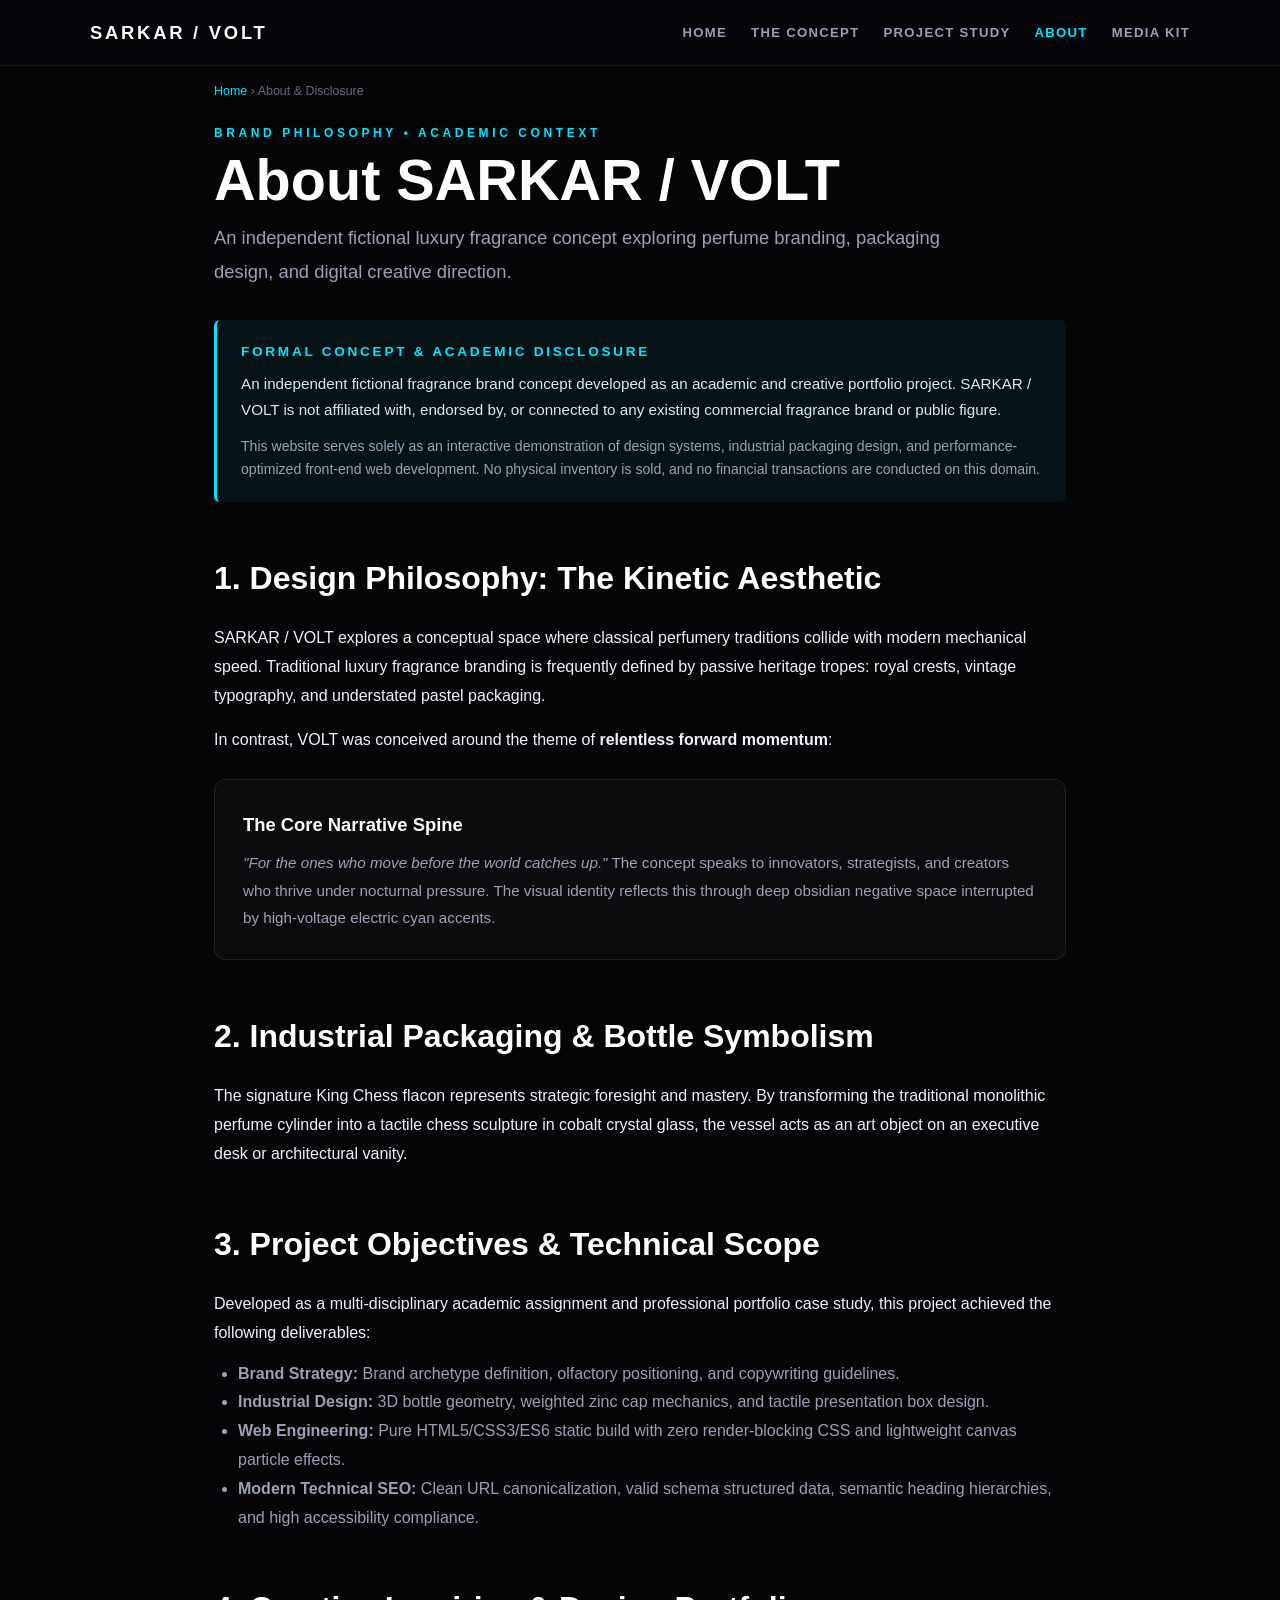
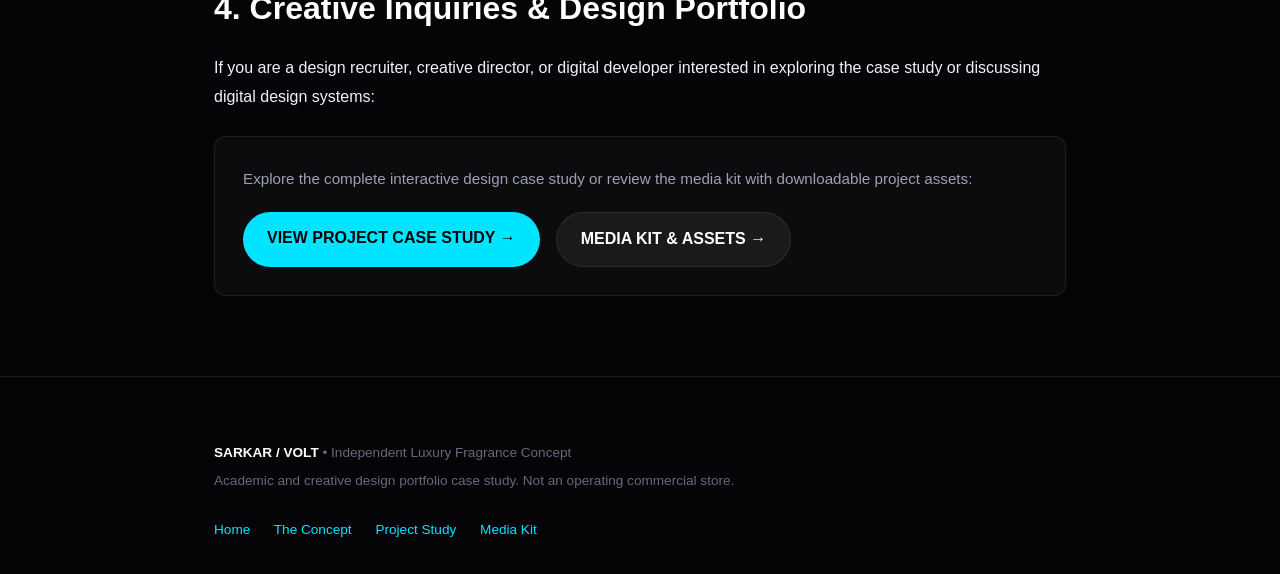
<file: Sarkar/about.html>
<!DOCTYPE html>
<html lang="en">
<head>
  <meta charset="UTF-8">
  <meta name="viewport" content="width=device-width, initial-scale=1.0">
  <title>About SARKAR / VOLT | Independent Fragrance Concept &amp; Academic Disclosure</title>
  <meta name="description" content="Discover the philosophy, creative direction, and academic background behind SARKAR / VOLT, an independent luxury fragrance concept and design portfolio case study.">
  <link rel="canonical" href="https://sarkarperfumes.netlify.app/about">

  <!-- Open Graph -->
  <meta property="og:type" content="website">
  <meta property="og:title" content="About SARKAR / VOLT | Independent Fragrance Concept">
  <meta property="og:description" content="Brand philosophy, creative direction, and formal academic concept disclosure for SARKAR / VOLT.">
  <meta property="og:url" content="https://sarkarperfumes.netlify.app/about">
  <meta property="og:image" content="https://sarkarperfumes.netlify.app/assets/volt-hero-bottle.webp">
  <meta property="og:site_name" content="SARKAR / VOLT - Independent Fragrance Concept">

  <!-- Twitter Card -->
  <meta name="twitter:card" content="summary_large_image">
  <meta name="twitter:title" content="About SARKAR / VOLT | Independent Fragrance Concept">
  <meta name="twitter:description" content="Brand philosophy, design rationale, and academic concept disclosure for SARKAR / VOLT.">
  <meta name="twitter:image" content="https://sarkarperfumes.netlify.app/assets/volt-hero-bottle.webp">

  <!-- Preconnect & Fonts -->
  <link rel="preconnect" href="https://fonts.googleapis.com" crossorigin>
  <link rel="preconnect" href="https://fonts.gstatic.com" crossorigin>
  <link rel="preconnect" href="https://api.fontshare.com" crossorigin>
  <link rel="stylesheet" href="https://api.fontshare.com/v2/css?f[]=cabinet-grotesk@800,900&f[]=satoshi@400,700,900&display=swap">

  <!-- Structured Data: AboutPage -->
  <script type="application/ld+json">
  {
    "@context": "https://schema.org",
    "@type": "AboutPage",
    "name": "About SARKAR / VOLT - Independent Fragrance Concept",
    "url": "https://sarkarperfumes.netlify.app/about",
    "description": "Formal academic disclosure, creative philosophy, and design methodology behind the SARKAR / VOLT luxury perfume concept.",
    "breadcrumb": {
      "@type": "BreadcrumbList",
      "itemListElement": [
        {
          "@type": "ListItem",
          "position": 1,
          "name": "Home",
          "item": "https://sarkarperfumes.netlify.app/"
        },
        {
          "@type": "ListItem",
          "position": 2,
          "name": "About & Disclosure",
          "item": "https://sarkarperfumes.netlify.app/about"
        }
      ]
    },
    "mainEntity": {
      "@type": "CreativeWork",
      "name": "SARKAR / VOLT Brand Philosophy & Academic Project Brief",
      "genre": "Design Portfolio Documentation",
      "abstract": "An independent academic design study exploring modern haute perfumerie packaging, multi-stage olfactory transitions, and luxury consumer digital experiences."
    }
  }
  </script>

  <style>
    :root {
      --bg-deep: #050508;
      --bg-surface: #0a0a12;
      --bg-card: rgba(255, 255, 255, 0.03);
      --border-hairline: rgba(255, 255, 255, 0.08);
      --border-accent: rgba(0, 229, 255, 0.35);
      --accent-electric: #00e5ff;
      --accent-gold: #ffb446;
      --text-main: #f0f2f8;
      --text-subtle: #9ba1b5;
      --text-muted: #646a7e;
      --font-sans: 'Satoshi', -apple-system, BlinkMacSystemFont, sans-serif;
      --font-display: 'Cabinet Grotesk', sans-serif;
    }
    * { box-sizing: border-box; margin: 0; padding: 0; }
    body {
      background: var(--bg-deep);
      color: var(--text-main);
      font-family: var(--font-sans);
      line-height: 1.8;
      padding-top: 5rem;
    }
    a { color: var(--accent-electric); text-decoration: none; transition: opacity 0.2s; }
    a:hover { opacity: 0.8; text-decoration: underline; }
    .container { max-width: 900px; margin: 0 auto; padding: 0 1.5rem; }

    /* Nav Bar */
    .top-nav {
      position: fixed; top: 0; left: 0; width: 100%; z-index: 100;
      background: rgba(5, 5, 8, 0.88); backdrop-filter: blur(16px);
      border-bottom: 1px solid var(--border-hairline);
      padding: 1rem 1.5rem;
    }
    .top-nav-inner {
      max-width: 1100px; margin: 0 auto;
      display: flex; justify-content: space-between; align-items: center;
    }
    .nav-brand { font-family: var(--font-display); font-weight: 900; font-size: 1.15rem; letter-spacing: 0.15em; color: #FFF; }
    .nav-links { display: flex; gap: 1.5rem; font-size: 0.82rem; letter-spacing: 0.1em; text-transform: uppercase; font-weight: 700; }
    .nav-links a { color: var(--text-subtle); }
    .nav-links a.active, .nav-links a:hover { color: var(--accent-electric); }

    /* Concept Disclosure */
    .concept-notice-box {
      background: rgba(0, 229, 255, 0.06);
      border-left: 3px solid var(--accent-electric);
      border-radius: 6px;
      padding: 1.25rem 1.5rem;
      margin: 2rem 0;
      color: #e0e5f5;
      font-size: 0.95rem;
      line-height: 1.7;
    }

    h1 { font-family: var(--font-display); font-size: clamp(2.2rem, 5vw, 3.6rem); font-weight: 900; line-height: 1.15; color: #FFF; margin-bottom: 0.5rem; }
    h2 { font-family: var(--font-display); font-size: clamp(1.4rem, 3.2vw, 2rem); font-weight: 800; color: #FFF; margin: 3rem 0 1rem 0; }

    .about-card { background: var(--bg-card); border: 1px solid var(--border-hairline); border-radius: 12px; padding: 1.75rem; margin: 1.5rem 0; }

    footer { border-top: 1px solid var(--border-hairline); padding: 4rem 0 2rem 0; margin-top: 5rem; font-size: 0.85rem; color: var(--text-muted); }
  </style>
</head>
<body>

  <!-- Floating Glass Pill Navigation -->
  <header class="top-nav">
    <div class="top-nav-inner">
      <a href="/" class="nav-brand">SARKAR / VOLT</a>
      <nav class="nav-links">
        <a href="/">Home</a>
        <a href="/volt">The Concept</a>
        <a href="/project">Project Study</a>
        <a href="/about" class="active">About</a>
        <a href="/press">Media Kit</a>
      </nav>
    </div>
  </header>

  <main class="container">
    <!-- Breadcrumbs -->
    <nav aria-label="Breadcrumb" style="font-size: 0.78rem; color: var(--text-muted); margin-bottom: 1rem;">
      <a href="/">Home</a> &rsaquo; <span>About &amp; Disclosure</span>
    </nav>

    <!-- Main Title Area -->
    <span style="font-size: 0.75rem; letter-spacing: 0.3em; color: var(--accent-electric); text-transform: uppercase; font-weight: 800;">
      BRAND PHILOSOPHY &bull; ACADEMIC CONTEXT
    </span>
    <h1>About SARKAR / VOLT</h1>
    <p style="font-size: 1.15rem; color: var(--text-subtle); max-width: 780px;">
      An independent fictional luxury fragrance concept exploring perfume branding, packaging design, and digital creative direction.
    </p>

    <!-- Formal Independent Concept Disclosure -->
    <div class="concept-notice-box">
      <strong style="color: var(--accent-electric); font-size: 0.85rem; letter-spacing: 0.2em; text-transform: uppercase; display: block; margin-bottom: 0.5rem;">
        FORMAL CONCEPT &amp; ACADEMIC DISCLOSURE
      </strong>
      <p>
        An independent fictional fragrance brand concept developed as an academic and creative portfolio project. SARKAR / VOLT is not affiliated with, endorsed by, or connected to any existing commercial fragrance brand or public figure.
      </p>
      <p style="margin-top: 0.75rem; font-size: 0.88rem; color: var(--text-subtle);">
        This website serves solely as an interactive demonstration of design systems, industrial packaging design, and performance-optimized front-end web development. No physical inventory is sold, and no financial transactions are conducted on this domain.
      </p>
    </div>

    <!-- Philosophy -->
    <h2>1. Design Philosophy: The Kinetic Aesthetic</h2>
    <p>
      SARKAR / VOLT explores a conceptual space where classical perfumery traditions collide with modern mechanical speed. Traditional luxury fragrance branding is frequently defined by passive heritage tropes: royal crests, vintage typography, and understated pastel packaging.
    </p>
    <p style="margin-top: 1rem;">
      In contrast, VOLT was conceived around the theme of <strong>relentless forward momentum</strong>:
    </p>
    <div class="about-card">
      <h3 style="font-size: 1.15rem; color: #FFF; margin-bottom: 0.5rem;">The Core Narrative Spine</h3>
      <p style="color: var(--text-subtle); font-size: 0.95rem;">
        <em>"For the ones who move before the world catches up."</em> The concept speaks to innovators, strategists, and creators who thrive under nocturnal pressure. The visual identity reflects this through deep obsidian negative space interrupted by high-voltage electric cyan accents.
      </p>
    </div>

    <!-- The Flacon Concept -->
    <h2>2. Industrial Packaging &amp; Bottle Symbolism</h2>
    <p>
      The signature King Chess flacon represents strategic foresight and mastery. By transforming the traditional monolithic perfume cylinder into a tactile chess sculpture in cobalt crystal glass, the vessel acts as an art object on an executive desk or architectural vanity.
    </p>

    <!-- Academic & Portfolio Scope -->
    <h2>3. Project Objectives &amp; Technical Scope</h2>
    <p>
      Developed as a multi-disciplinary academic assignment and professional portfolio case study, this project achieved the following deliverables:
    </p>
    <ul style="color: var(--text-subtle); padding-left: 1.5rem; margin-top: 0.75rem;">
      <li><strong>Brand Strategy:</strong> Brand archetype definition, olfactory positioning, and copywriting guidelines.</li>
      <li><strong>Industrial Design:</strong> 3D bottle geometry, weighted zinc cap mechanics, and tactile presentation box design.</li>
      <li><strong>Web Engineering:</strong> Pure HTML5/CSS3/ES6 static build with zero render-blocking CSS and lightweight canvas particle effects.</li>
      <li><strong>Modern Technical SEO:</strong> Clean URL canonicalization, valid schema structured data, semantic heading hierarchies, and high accessibility compliance.</li>
    </ul>

    <!-- Creative Direction & Contact -->
    <h2>4. Creative Inquiries &amp; Design Portfolio</h2>
    <p>
      If you are a design recruiter, creative director, or digital developer interested in exploring the case study or discussing digital design systems:
    </p>
    <div class="about-card">
      <p style="color: var(--text-subtle); font-size: 0.95rem;">
        Explore the complete interactive design case study or review the media kit with downloadable project assets:
      </p>
      <div style="display: flex; gap: 1rem; margin-top: 1.25rem; flex-wrap: wrap;">
        <a href="/project" style="display: inline-block; background: var(--accent-electric); color: #050508; font-weight: 800; padding: 0.75rem 1.5rem; border-radius: 999px; text-decoration: none;">
          VIEW PROJECT CASE STUDY &rarr;
        </a>
        <a href="/press" style="display: inline-block; background: rgba(255,255,255,0.06); border: 1px solid var(--border-hairline); color: #FFF; font-weight: 700; padding: 0.75rem 1.5rem; border-radius: 999px; text-decoration: none;">
          MEDIA KIT &amp; ASSETS &rarr;
        </a>
      </div>
    </div>
  </main>

  <!-- Clean Academic Footer -->
  <footer>
    <div class="container" style="display: flex; justify-content: space-between; align-items: center; flex-wrap: wrap; gap: 1.5rem;">
      <div>
        <strong style="color: #FFF;">SARKAR / VOLT</strong> &bull; Independent Luxury Fragrance Concept
        <p style="margin-top: 0.25rem;">Academic and creative design portfolio case study. Not an operating commercial store.</p>
      </div>
      <div>
        <a href="/" style="margin-right: 1.25rem;">Home</a>
        <a href="/volt" style="margin-right: 1.25rem;">The Concept</a>
        <a href="/project" style="margin-right: 1.25rem;">Project Study</a>
        <a href="/press">Media Kit</a>
      </div>
    </div>
  </footer>

</body>
</html>
</file>
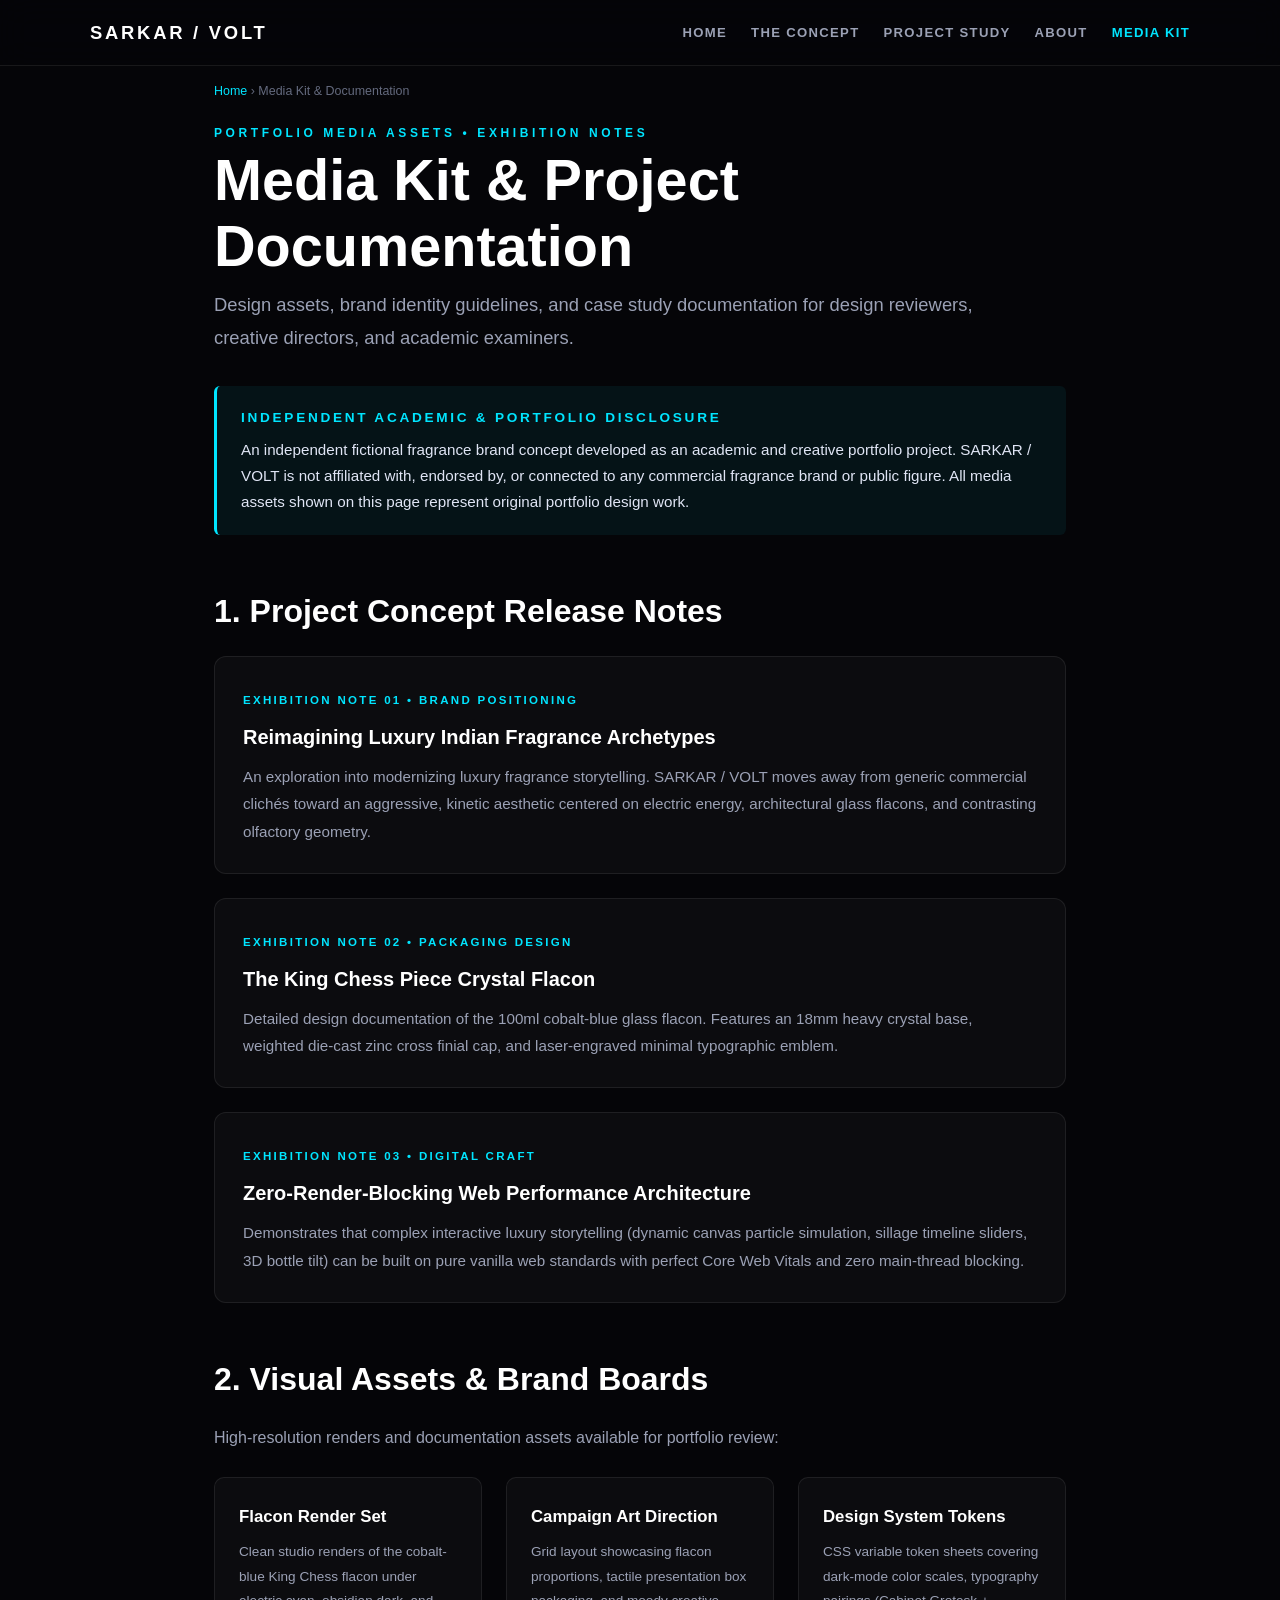
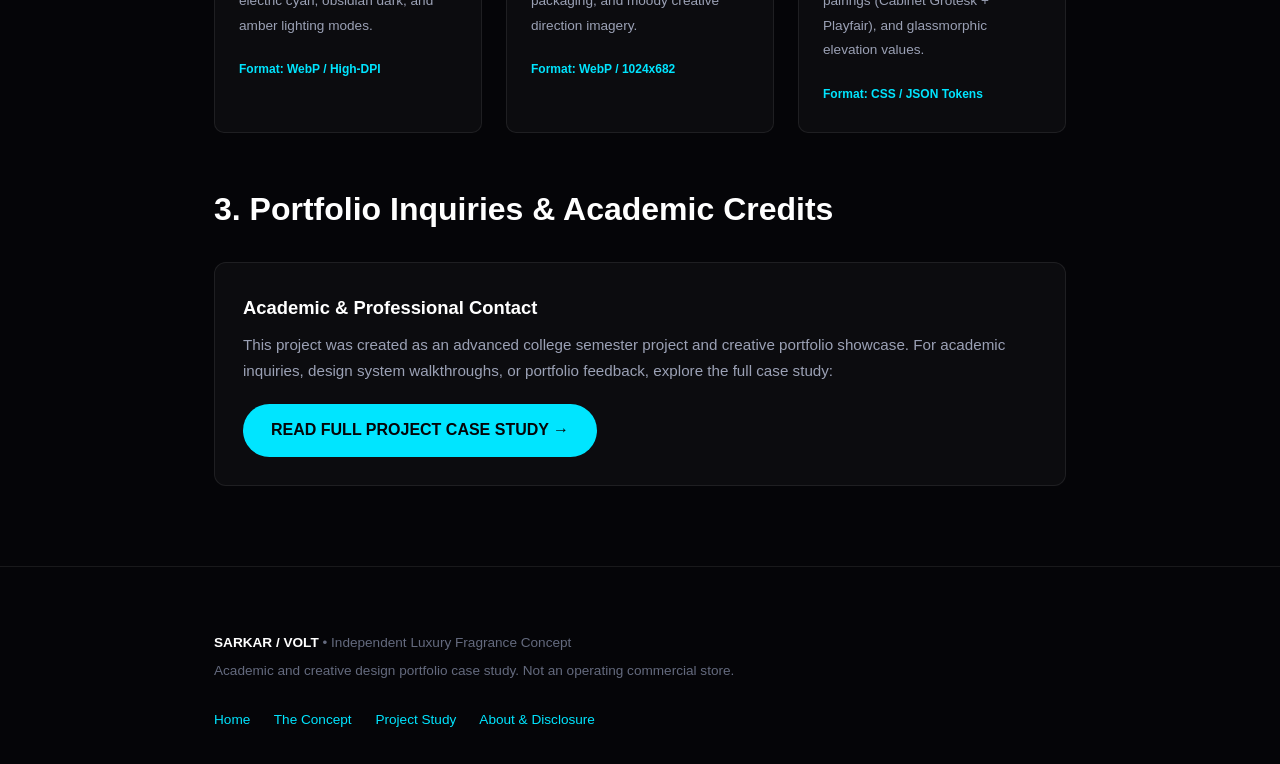
<file: Sarkar/press.html>
<!DOCTYPE html>
<html lang="en">
<head>
  <meta charset="UTF-8">
  <meta name="viewport" content="width=device-width, initial-scale=1.0">
  <title>Portfolio Media Kit &amp; Exhibition Notes | SARKAR / VOLT Concept</title>
  <meta name="description" content="Official media kit, design documentation, and exhibition notes for SARKAR / VOLT, an independent luxury fragrance concept and design portfolio case study.">
  <link rel="canonical" href="https://sarkarperfumes.netlify.app/press">

  <!-- Open Graph -->
  <meta property="og:type" content="article">
  <meta property="og:title" content="Portfolio Media Kit &amp; Exhibition Notes | SARKAR / VOLT Concept">
  <meta property="og:description" content="Design documentation, high-resolution visual assets, and project overview for design reviewers, creative directors, and portfolio examiners.">
  <meta property="og:url" content="https://sarkarperfumes.netlify.app/press">
  <meta property="og:image" content="https://sarkarperfumes.netlify.app/assets/volt-campaign-grid.webp">
  <meta property="og:site_name" content="SARKAR / VOLT - Independent Fragrance Concept">

  <!-- Twitter Card -->
  <meta name="twitter:card" content="summary_large_image">
  <meta name="twitter:title" content="Portfolio Media Kit &amp; Exhibition Notes | SARKAR / VOLT Concept">
  <meta name="twitter:description" content="Official media kit and design documentation for an independent luxury fragrance concept.">
  <meta name="twitter:image" content="https://sarkarperfumes.netlify.app/assets/volt-campaign-grid.webp">

  <!-- Preconnect & Fonts -->
  <link rel="preconnect" href="https://fonts.googleapis.com" crossorigin>
  <link rel="preconnect" href="https://fonts.gstatic.com" crossorigin>
  <link rel="preconnect" href="https://api.fontshare.com" crossorigin>
  <link rel="stylesheet" href="https://api.fontshare.com/v2/css?f[]=cabinet-grotesk@800,900&f[]=satoshi@400,700,900&display=swap">

  <!-- Structured Data: WebPage -->
  <script type="application/ld+json">
  {
    "@context": "https://schema.org",
    "@type": "WebPage",
    "name": "SARKAR / VOLT Portfolio Media Kit & Exhibition Notes",
    "url": "https://sarkarperfumes.netlify.app/press",
    "description": "Design documentation, high-resolution flacon renders, and brand case study release notes.",
    "breadcrumb": {
      "@type": "BreadcrumbList",
      "itemListElement": [
        {
          "@type": "ListItem",
          "position": 1,
          "name": "Home",
          "item": "https://sarkarperfumes.netlify.app/"
        },
        {
          "@type": "ListItem",
          "position": 2,
          "name": "Media Kit & Documentation",
          "item": "https://sarkarperfumes.netlify.app/press"
        }
      ]
    }
  }
  </script>

  <style>
    :root {
      --bg-deep: #050508;
      --bg-surface: #0a0a12;
      --bg-card: rgba(255, 255, 255, 0.03);
      --border-hairline: rgba(255, 255, 255, 0.08);
      --border-accent: rgba(0, 229, 255, 0.35);
      --accent-electric: #00e5ff;
      --accent-gold: #ffb446;
      --text-main: #f0f2f8;
      --text-subtle: #9ba1b5;
      --text-muted: #646a7e;
      --font-sans: 'Satoshi', -apple-system, BlinkMacSystemFont, sans-serif;
      --font-display: 'Cabinet Grotesk', sans-serif;
    }
    * { box-sizing: border-box; margin: 0; padding: 0; }
    body {
      background: var(--bg-deep);
      color: var(--text-main);
      font-family: var(--font-sans);
      line-height: 1.8;
      padding-top: 5rem;
    }
    a { color: var(--accent-electric); text-decoration: none; transition: opacity 0.2s; }
    a:hover { opacity: 0.8; text-decoration: underline; }
    .container { max-width: 900px; margin: 0 auto; padding: 0 1.5rem; }

    /* Nav Bar */
    .top-nav {
      position: fixed; top: 0; left: 0; width: 100%; z-index: 100;
      background: rgba(5, 5, 8, 0.88); backdrop-filter: blur(16px);
      border-bottom: 1px solid var(--border-hairline);
      padding: 1rem 1.5rem;
    }
    .top-nav-inner {
      max-width: 1100px; margin: 0 auto;
      display: flex; justify-content: space-between; align-items: center;
    }
    .nav-brand { font-family: var(--font-display); font-weight: 900; font-size: 1.15rem; letter-spacing: 0.15em; color: #FFF; }
    .nav-links { display: flex; gap: 1.5rem; font-size: 0.82rem; letter-spacing: 0.1em; text-transform: uppercase; font-weight: 700; }
    .nav-links a { color: var(--text-subtle); }
    .nav-links a.active, .nav-links a:hover { color: var(--accent-electric); }

    /* Concept Disclosure */
    .concept-notice-box {
      background: rgba(0, 229, 255, 0.06);
      border-left: 3px solid var(--accent-electric);
      border-radius: 6px;
      padding: 1.25rem 1.5rem;
      margin: 2rem 0;
      color: #e0e5f5;
      font-size: 0.95rem;
      line-height: 1.7;
    }

    h1 { font-family: var(--font-display); font-size: clamp(2.2rem, 5vw, 3.6rem); font-weight: 900; line-height: 1.15; color: #FFF; margin-bottom: 0.5rem; }
    h2 { font-family: var(--font-display); font-size: clamp(1.4rem, 3.2vw, 2rem); font-weight: 800; color: #FFF; margin: 3rem 0 1rem 0; }

    .press-card { background: var(--bg-card); border: 1px solid var(--border-hairline); border-radius: 12px; padding: 1.75rem; margin-bottom: 1.5rem; }
    .asset-tag { display: inline-block; font-size: 0.72rem; letter-spacing: 0.2em; color: var(--accent-electric); text-transform: uppercase; font-weight: 800; margin-bottom: 0.5rem; }

    footer { border-top: 1px solid var(--border-hairline); padding: 4rem 0 2rem 0; margin-top: 5rem; font-size: 0.85rem; color: var(--text-muted); }
  </style>
</head>
<body>

  <!-- Floating Glass Pill Navigation -->
  <header class="top-nav">
    <div class="top-nav-inner">
      <a href="/" class="nav-brand">SARKAR / VOLT</a>
      <nav class="nav-links">
        <a href="/">Home</a>
        <a href="/volt">The Concept</a>
        <a href="/project">Project Study</a>
        <a href="/about">About</a>
        <a href="/press" class="active">Media Kit</a>
      </nav>
    </div>
  </header>

  <main class="container">
    <!-- Breadcrumbs -->
    <nav aria-label="Breadcrumb" style="font-size: 0.78rem; color: var(--text-muted); margin-bottom: 1rem;">
      <a href="/">Home</a> &rsaquo; <span>Media Kit &amp; Documentation</span>
    </nav>

    <!-- Main Title Area -->
    <span style="font-size: 0.75rem; letter-spacing: 0.3em; color: var(--accent-electric); text-transform: uppercase; font-weight: 800;">
      PORTFOLIO MEDIA ASSETS &bull; EXHIBITION NOTES
    </span>
    <h1>Media Kit &amp; Project Documentation</h1>
    <p style="font-size: 1.15rem; color: var(--text-subtle); max-width: 780px;">
      Design assets, brand identity guidelines, and case study documentation for design reviewers, creative directors, and academic examiners.
    </p>

    <!-- Formal Independent Concept Disclosure -->
    <div class="concept-notice-box">
      <strong style="color: var(--accent-electric); font-size: 0.85rem; letter-spacing: 0.2em; text-transform: uppercase; display: block; margin-bottom: 0.5rem;">
        INDEPENDENT ACADEMIC &amp; PORTFOLIO DISCLOSURE
      </strong>
      <p>
        An independent fictional fragrance brand concept developed as an academic and creative portfolio project. SARKAR / VOLT is not affiliated with, endorsed by, or connected to any commercial fragrance brand or public figure. All media assets shown on this page represent original portfolio design work.
      </p>
    </div>

    <!-- Section 1: Concept Release Documentation -->
    <h2>1. Project Concept Release Notes</h2>
    <div class="press-card">
      <span class="asset-tag">EXHIBITION NOTE 01 &bull; BRAND POSITIONING</span>
      <h3 style="color: #FFF; font-size: 1.25rem; margin-bottom: 0.5rem;">Reimagining Luxury Indian Fragrance Archetypes</h3>
      <p style="color: var(--text-subtle); font-size: 0.95rem;">
        An exploration into modernizing luxury fragrance storytelling. SARKAR / VOLT moves away from generic commercial clichés toward an aggressive, kinetic aesthetic centered on electric energy, architectural glass flacons, and contrasting olfactory geometry.
      </p>
    </div>

    <div class="press-card">
      <span class="asset-tag">EXHIBITION NOTE 02 &bull; PACKAGING DESIGN</span>
      <h3 style="color: #FFF; font-size: 1.25rem; margin-bottom: 0.5rem;">The King Chess Piece Crystal Flacon</h3>
      <p style="color: var(--text-subtle); font-size: 0.95rem;">
        Detailed design documentation of the 100ml cobalt-blue glass flacon. Features an 18mm heavy crystal base, weighted die-cast zinc cross finial cap, and laser-engraved minimal typographic emblem.
      </p>
    </div>

    <div class="press-card">
      <span class="asset-tag">EXHIBITION NOTE 03 &bull; DIGITAL CRAFT</span>
      <h3 style="color: #FFF; font-size: 1.25rem; margin-bottom: 0.5rem;">Zero-Render-Blocking Web Performance Architecture</h3>
      <p style="color: var(--text-subtle); font-size: 0.95rem;">
        Demonstrates that complex interactive luxury storytelling (dynamic canvas particle simulation, sillage timeline sliders, 3D bottle tilt) can be built on pure vanilla web standards with perfect Core Web Vitals and zero main-thread blocking.
      </p>
    </div>

    <!-- Section 2: Visual Assets for Reviewers -->
    <h2>2. Visual Assets &amp; Brand Boards</h2>
    <p style="margin-bottom: 1.5rem; color: var(--text-subtle);">
      High-resolution renders and documentation assets available for portfolio review:
    </p>

    <div style="display: grid; grid-template-columns: repeat(auto-fit, minmax(260px, 1fr)); gap: 1.5rem;">
      <div style="background: var(--bg-card); border: 1px solid var(--border-hairline); border-radius: 10px; padding: 1.5rem;">
        <strong style="color: #FFF; font-size: 1.05rem; display: block; margin-bottom: 0.5rem;">Flacon Render Set</strong>
        <p style="font-size: 0.85rem; color: var(--text-subtle); margin-bottom: 1rem;">
          Clean studio renders of the cobalt-blue King Chess flacon under electric cyan, obsidian dark, and amber lighting modes.
        </p>
        <span style="font-size: 0.75rem; color: var(--accent-electric); font-weight: 700;">Format: WebP / High-DPI</span>
      </div>

      <div style="background: var(--bg-card); border: 1px solid var(--border-hairline); border-radius: 10px; padding: 1.5rem;">
        <strong style="color: #FFF; font-size: 1.05rem; display: block; margin-bottom: 0.5rem;">Campaign Art Direction</strong>
        <p style="font-size: 0.85rem; color: var(--text-subtle); margin-bottom: 1rem;">
          Grid layout showcasing flacon proportions, tactile presentation box packaging, and moody creative direction imagery.
        </p>
        <span style="font-size: 0.75rem; color: var(--accent-electric); font-weight: 700;">Format: WebP / 1024x682</span>
      </div>

      <div style="background: var(--bg-card); border: 1px solid var(--border-hairline); border-radius: 10px; padding: 1.5rem;">
        <strong style="color: #FFF; font-size: 1.05rem; display: block; margin-bottom: 0.5rem;">Design System Tokens</strong>
        <p style="font-size: 0.85rem; color: var(--text-subtle); margin-bottom: 1rem;">
          CSS variable token sheets covering dark-mode color scales, typography pairings (Cabinet Grotesk + Playfair), and glassmorphic elevation values.
        </p>
        <span style="font-size: 0.75rem; color: var(--accent-electric); font-weight: 700;">Format: CSS / JSON Tokens</span>
      </div>
    </div>

    <!-- Section 3: Portfolio Credits -->
    <h2>3. Portfolio Inquiries &amp; Academic Credits</h2>
    <div class="press-card" style="margin-top: 1.5rem;">
      <h3 style="color: #FFF; font-size: 1.15rem; margin-bottom: 0.5rem;">Academic &amp; Professional Contact</h3>
      <p style="color: var(--text-subtle); font-size: 0.95rem; line-height: 1.7;">
        This project was created as an advanced college semester project and creative portfolio showcase. For academic inquiries, design system walkthroughs, or portfolio feedback, explore the full case study:
      </p>
      <div style="margin-top: 1.25rem;">
        <a href="/project" style="display: inline-block; background: var(--accent-electric); color: #050508; font-weight: 800; padding: 0.75rem 1.75rem; border-radius: 999px; text-decoration: none;">
          READ FULL PROJECT CASE STUDY &rarr;
        </a>
      </div>
    </div>
  </main>

  <!-- Clean Academic Footer -->
  <footer>
    <div class="container" style="display: flex; justify-content: space-between; align-items: center; flex-wrap: wrap; gap: 1.5rem;">
      <div>
        <strong style="color: #FFF;">SARKAR / VOLT</strong> &bull; Independent Luxury Fragrance Concept
        <p style="margin-top: 0.25rem;">Academic and creative design portfolio case study. Not an operating commercial store.</p>
      </div>
      <div>
        <a href="/" style="margin-right: 1.25rem;">Home</a>
        <a href="/volt" style="margin-right: 1.25rem;">The Concept</a>
        <a href="/project" style="margin-right: 1.25rem;">Project Study</a>
        <a href="/about">About &amp; Disclosure</a>
      </div>
    </div>
  </footer>

</body>
</html>
</file>
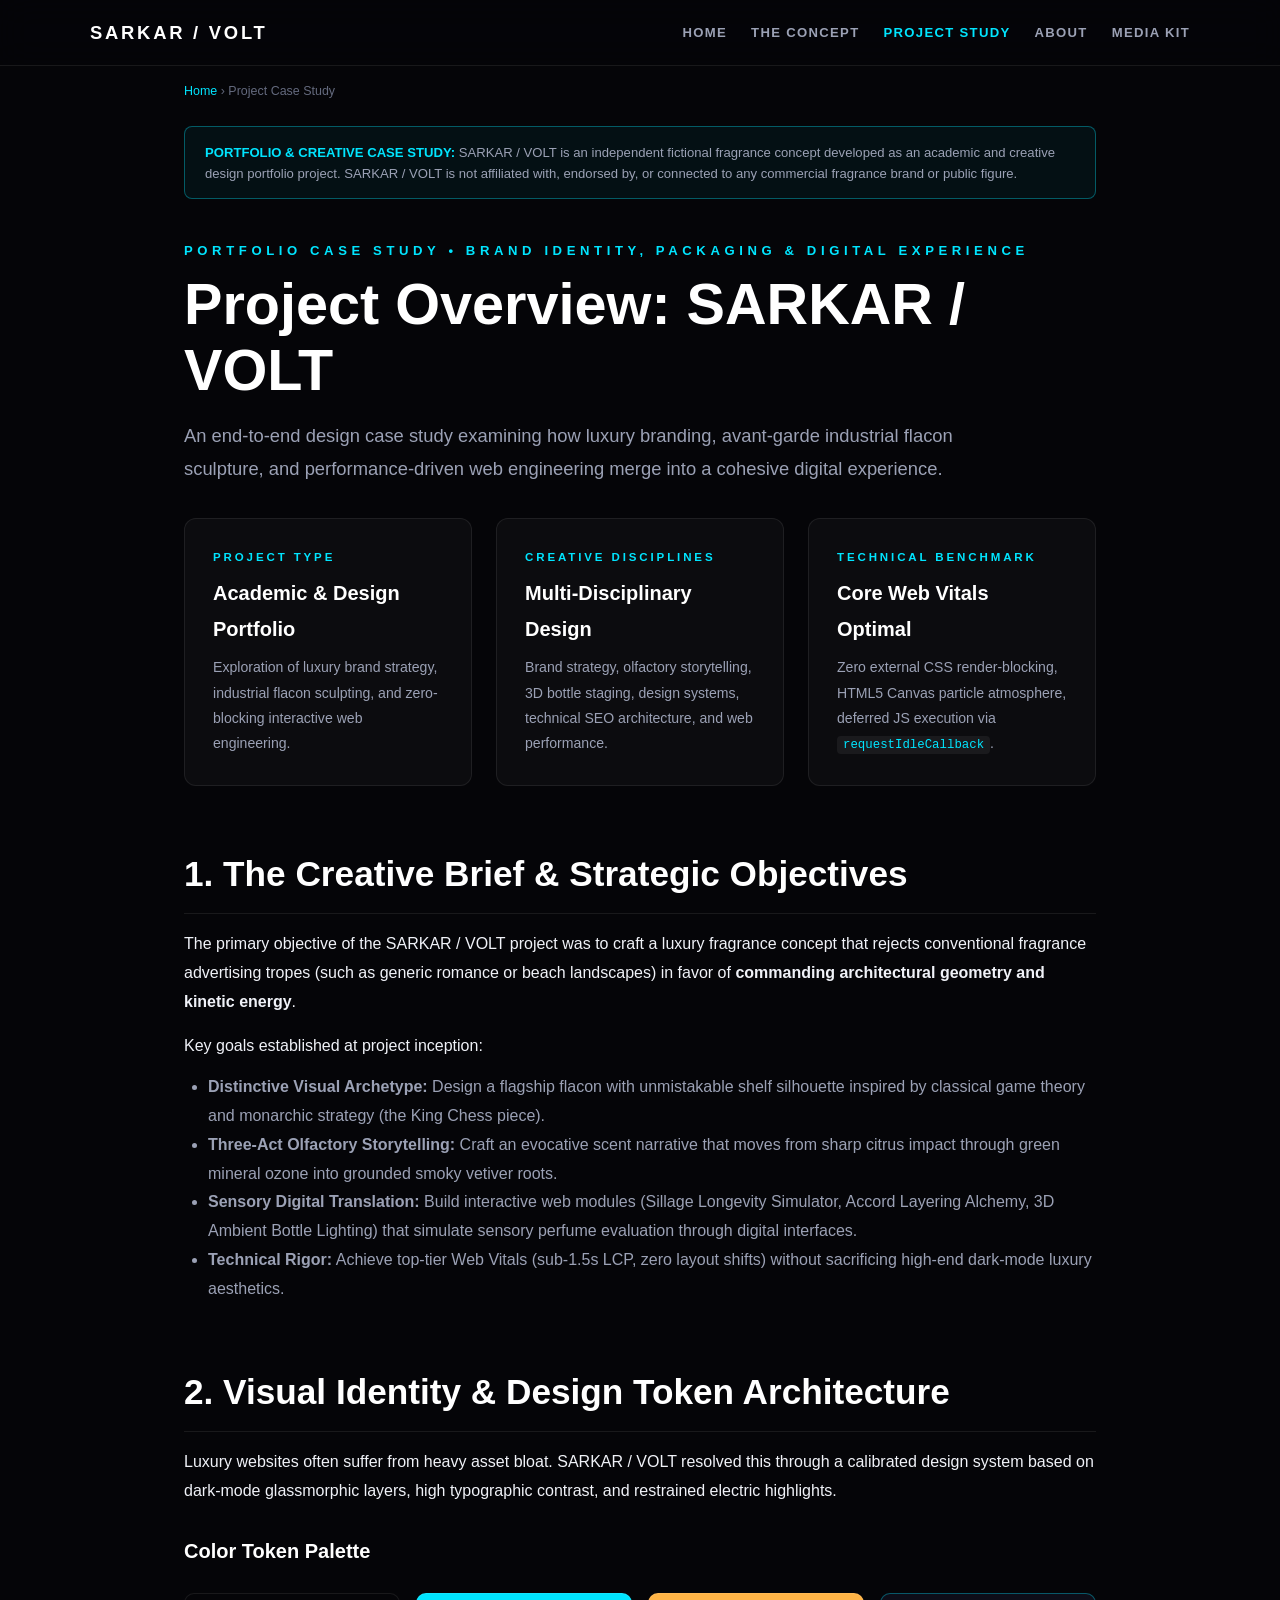
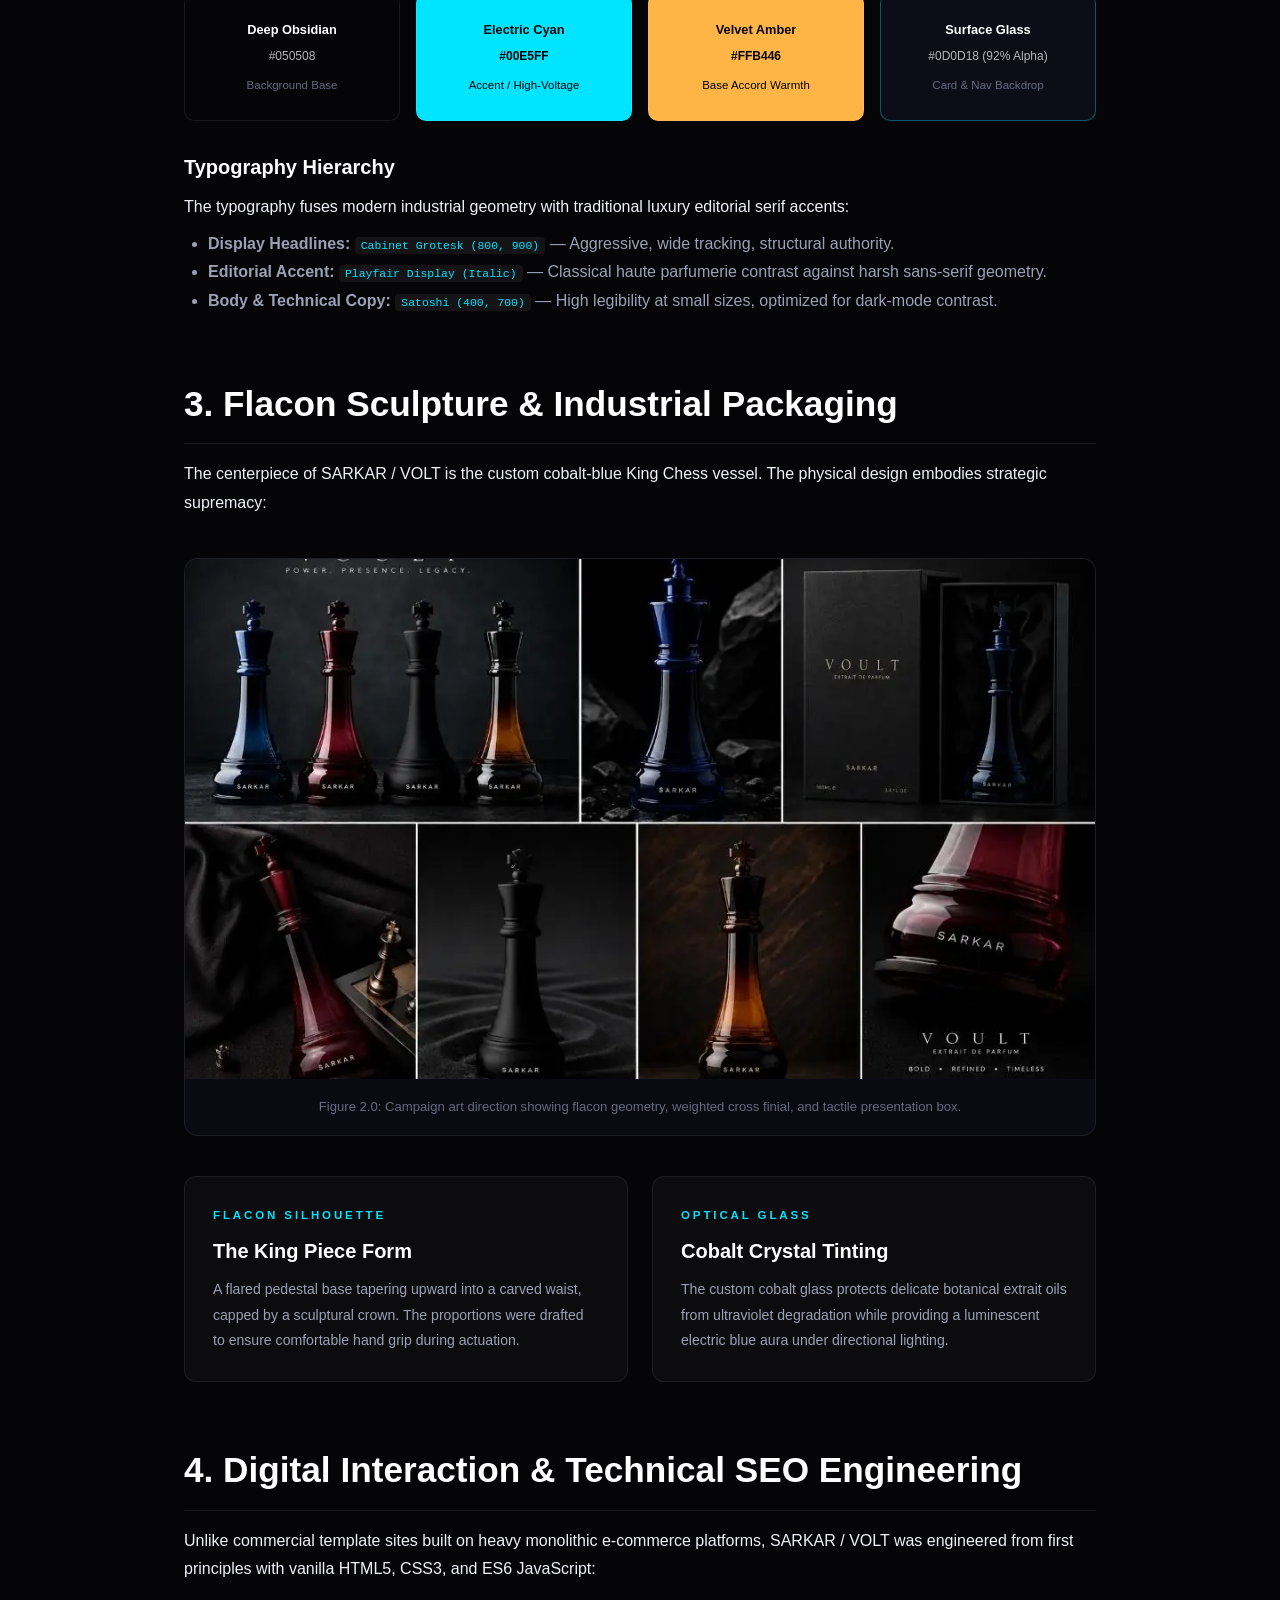
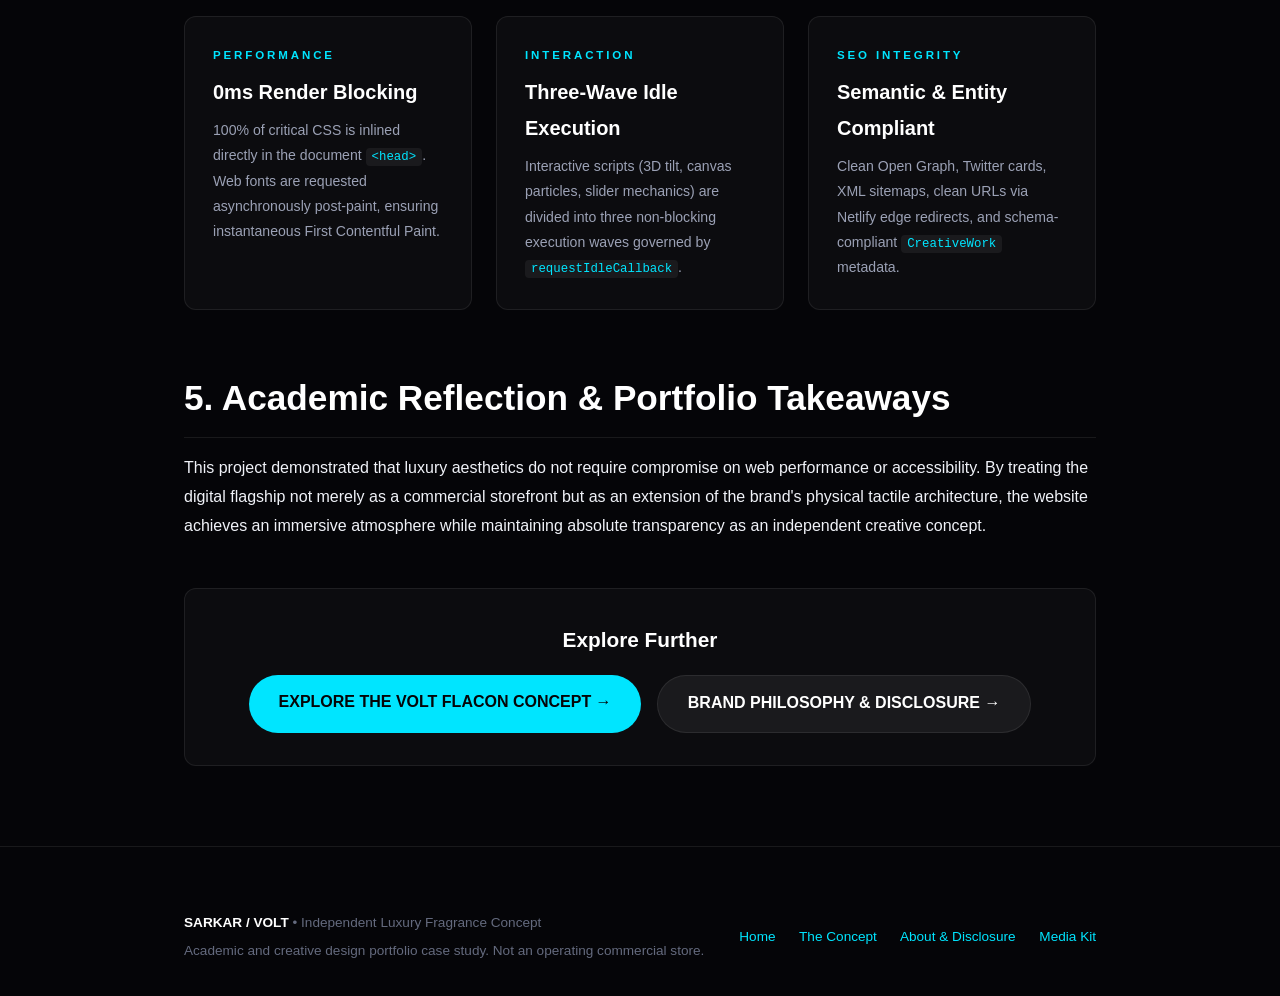
<file: Sarkar/project.html>
<!DOCTYPE html>
<html lang="en">
<head>
  <meta charset="UTF-8">
  <meta name="viewport" content="width=device-width, initial-scale=1.0">
  <title>SARKAR / VOLT Design Case Study | Luxury Fragrance Portfolio Project</title>
  <meta name="description" content="Read the comprehensive design and technical case study for SARKAR / VOLT: creative direction, King Chess bottle packaging, dark-mode luxury design system, and 0ms-blocking front-end engineering.">
  <link rel="canonical" href="https://sarkarperfumes.netlify.app/project">

  <!-- Open Graph -->
  <meta property="og:type" content="article">
  <meta property="og:title" content="SARKAR / VOLT Design Case Study | Luxury Fragrance Portfolio Project">
  <meta property="og:description" content="In-depth portfolio breakdown: brand strategy, bottle sculpture, visual identity tokens, interaction engineering, and modern technical SEO for an independent luxury fragrance concept.">
  <meta property="og:url" content="https://sarkarperfumes.netlify.app/project">
  <meta property="og:image" content="https://sarkarperfumes.netlify.app/assets/volt-campaign-grid.webp">
  <meta property="og:site_name" content="SARKAR / VOLT - Independent Fragrance Concept">

  <!-- Twitter Card -->
  <meta name="twitter:card" content="summary_large_image">
  <meta name="twitter:title" content="SARKAR / VOLT Design Case Study | Luxury Fragrance Portfolio Project">
  <meta name="twitter:description" content="An academic and professional portfolio case study exploring luxury brand positioning, packaging design, and performance-led creative web development.">
  <meta name="twitter:image" content="https://sarkarperfumes.netlify.app/assets/volt-campaign-grid.webp">

  <!-- Preconnect & Fonts -->
  <link rel="preconnect" href="https://fonts.googleapis.com" crossorigin>
  <link rel="preconnect" href="https://fonts.gstatic.com" crossorigin>
  <link rel="preconnect" href="https://api.fontshare.com" crossorigin>
  <link rel="stylesheet" href="https://api.fontshare.com/v2/css?f[]=cabinet-grotesk@800,900&f[]=satoshi@400,700,900&display=swap">
  <link rel="stylesheet" href="https://fonts.googleapis.com/css2?family=Playfair+Display:ital,wght@0,700;1,600&display=swap">

  <!-- Structured Data: CreativeWork Case Study -->
  <script type="application/ld+json">
  {
    "@context": "https://schema.org",
    "@type": "CreativeWork",
    "name": "SARKAR / VOLT Creative Case Study & Design System",
    "headline": "SARKAR / VOLT — Luxury Fragrance Concept Case Study",
    "description": "Comprehensive creative brief, industrial bottle design documentation, design system tokens, and web engineering overview for an independent luxury fragrance concept.",
    "genre": "Digital Portfolio Case Study",
    "url": "https://sarkarperfumes.netlify.app/project",
    "about": [
      "Luxury Fragrance Packaging Design",
      "Brand Positioning & Creative Direction",
      "Design Systems & Design Tokens",
      "Front-End Web Performance (Core Web Vitals)",
      "Technical SEO Architecture"
    ],
    "breadcrumb": {
      "@type": "BreadcrumbList",
      "itemListElement": [
        {
          "@type": "ListItem",
          "position": 1,
          "name": "Home",
          "item": "https://sarkarperfumes.netlify.app/"
        },
        {
          "@type": "ListItem",
          "position": 2,
          "name": "Project Case Study",
          "item": "https://sarkarperfumes.netlify.app/project"
        }
      ]
    }
  }
  </script>

  <style>
    :root {
      --bg-deep: #050508;
      --bg-surface: #0a0a12;
      --bg-card: rgba(255, 255, 255, 0.03);
      --border-hairline: rgba(255, 255, 255, 0.08);
      --border-accent: rgba(0, 229, 255, 0.35);
      --accent-electric: #00e5ff;
      --accent-gold: #ffb446;
      --text-main: #f0f2f8;
      --text-subtle: #9ba1b5;
      --text-muted: #646a7e;
      --font-sans: 'Satoshi', -apple-system, BlinkMacSystemFont, sans-serif;
      --font-display: 'Cabinet Grotesk', sans-serif;
      --font-serif: 'Playfair Display', serif;
    }
    * { box-sizing: border-box; margin: 0; padding: 0; }
    body {
      background: var(--bg-deep);
      color: var(--text-main);
      font-family: var(--font-sans);
      line-height: 1.8;
      padding-top: 5rem;
    }
    a { color: var(--accent-electric); text-decoration: none; transition: opacity 0.2s; }
    a:hover { opacity: 0.8; text-decoration: underline; }
    .container { max-width: 960px; margin: 0 auto; padding: 0 1.5rem; }

    /* Nav Bar */
    .top-nav {
      position: fixed; top: 0; left: 0; width: 100%; z-index: 100;
      background: rgba(5, 5, 8, 0.88); backdrop-filter: blur(16px);
      border-bottom: 1px solid var(--border-hairline);
      padding: 1rem 1.5rem;
    }
    .top-nav-inner {
      max-width: 1100px; margin: 0 auto;
      display: flex; justify-content: space-between; align-items: center;
    }
    .nav-brand { font-family: var(--font-display); font-weight: 900; font-size: 1.15rem; letter-spacing: 0.15em; color: #FFF; }
    .nav-links { display: flex; gap: 1.5rem; font-size: 0.82rem; letter-spacing: 0.1em; text-transform: uppercase; font-weight: 700; }
    .nav-links a { color: var(--text-subtle); }
    .nav-links a.active, .nav-links a:hover { color: var(--accent-electric); }

    /* Concept Disclosure */
    .concept-notice {
      background: rgba(0, 229, 255, 0.05);
      border: 1px solid var(--border-accent);
      border-radius: 8px;
      padding: 0.9rem 1.25rem;
      margin: 1.5rem 0 2.5rem 0;
      font-size: 0.82rem;
      color: var(--text-subtle);
      line-height: 1.6;
    }
    .concept-notice strong { color: var(--accent-electric); }

    /* Headers */
    h1 { font-family: var(--font-display); font-size: clamp(2.2rem, 5vw, 3.6rem); font-weight: 900; line-height: 1.15; color: #FFF; margin-bottom: 1rem; }
    h2 { font-family: var(--font-display); font-size: clamp(1.5rem, 3.5vw, 2.2rem); font-weight: 800; color: #FFF; margin: 3.5rem 0 1rem 0; border-bottom: 1px solid var(--border-hairline); padding-bottom: 0.5rem; }
    h3 { font-size: 1.25rem; color: #FFF; margin: 1.75rem 0 0.5rem 0; }

    /* Grid & Cards */
    .case-grid { display: grid; grid-template-columns: repeat(auto-fit, minmax(280px, 1fr)); gap: 1.5rem; margin: 2rem 0; }
    .case-card { background: var(--bg-card); border: 1px solid var(--border-hairline); border-radius: 12px; padding: 1.75rem; }
    .card-tag { font-size: 0.72rem; letter-spacing: 0.25em; color: var(--accent-electric); text-transform: uppercase; font-weight: 800; display: block; margin-bottom: 0.5rem; }

    /* Visual Media */
    .media-card { background: var(--bg-surface); border: 1px solid var(--border-hairline); border-radius: 14px; overflow: hidden; margin: 2.5rem 0; text-align: center; }
    .media-card img { width: 100%; max-height: 520px; object-fit: cover; display: block; }
    .media-caption { padding: 1rem; font-size: 0.82rem; color: var(--text-muted); }

    /* Color Swatches */
    .palette-flex { display: flex; gap: 1rem; flex-wrap: wrap; margin: 1.5rem 0; }
    .palette-swatch { flex: 1; min-width: 130px; border-radius: 10px; padding: 1.5rem 1rem; border: 1px solid var(--border-hairline); text-align: center; font-size: 0.8rem; }

    /* Code Snippets */
    code { background: rgba(255,255,255,0.06); padding: 2px 6px; border-radius: 4px; font-size: 0.88em; color: var(--accent-electric); }

    /* Footer */
    footer { border-top: 1px solid var(--border-hairline); padding: 4rem 0 2rem 0; margin-top: 5rem; font-size: 0.85rem; color: var(--text-muted); }
  </style>
</head>
<body>

  <!-- Floating Glass Pill Navigation -->
  <header class="top-nav">
    <div class="top-nav-inner">
      <a href="/" class="nav-brand">SARKAR / VOLT</a>
      <nav class="nav-links">
        <a href="/">Home</a>
        <a href="/volt">The Concept</a>
        <a href="/project" class="active">Project Study</a>
        <a href="/about">About</a>
        <a href="/press">Media Kit</a>
      </nav>
    </div>
  </header>

  <main class="container">
    <!-- Breadcrumbs -->
    <nav aria-label="Breadcrumb" style="font-size: 0.78rem; color: var(--text-muted); margin-bottom: 1rem;">
      <a href="/">Home</a> &rsaquo; <span>Project Case Study</span>
    </nav>

    <!-- Concept Disclosure Pill -->
    <div class="concept-notice">
      <strong>PORTFOLIO &amp; CREATIVE CASE STUDY:</strong> SARKAR / VOLT is an independent fictional fragrance concept developed as an academic and creative design portfolio project. SARKAR / VOLT is not affiliated with, endorsed by, or connected to any commercial fragrance brand or public figure.
    </div>

    <!-- Main Title Area -->
    <p style="font-size: 0.82rem; letter-spacing: 0.35em; color: var(--accent-electric); text-transform: uppercase; font-weight: 800; margin-bottom: 0.5rem;">
      PORTFOLIO CASE STUDY &bull; BRAND IDENTITY, PACKAGING &amp; DIGITAL EXPERIENCE
    </p>
    <h1>Project Overview: SARKAR / VOLT</h1>
    <p style="font-size: 1.15rem; color: var(--text-subtle); max-width: 820px; margin-bottom: 2rem;">
      An end-to-end design case study examining how luxury branding, avant-garde industrial flacon sculpture, and performance-driven web engineering merge into a cohesive digital experience.
    </p>

    <!-- Project Metrics Overview -->
    <div class="case-grid">
      <div class="case-card">
        <span class="card-tag">PROJECT TYPE</span>
        <h3 style="margin-top: 0;">Academic &amp; Design Portfolio</h3>
        <p style="font-size: 0.88rem; color: var(--text-subtle);">
          Exploration of luxury brand strategy, industrial flacon sculpting, and zero-blocking interactive web engineering.
        </p>
      </div>

      <div class="case-card">
        <span class="card-tag">CREATIVE DISCIPLINES</span>
        <h3 style="margin-top: 0;">Multi-Disciplinary Design</h3>
        <p style="font-size: 0.88rem; color: var(--text-subtle);">
          Brand strategy, olfactory storytelling, 3D bottle staging, design systems, technical SEO architecture, and web performance.
        </p>
      </div>

      <div class="case-card">
        <span class="card-tag">TECHNICAL BENCHMARK</span>
        <h3 style="margin-top: 0;">Core Web Vitals Optimal</h3>
        <p style="font-size: 0.88rem; color: var(--text-subtle);">
          Zero external CSS render-blocking, HTML5 Canvas particle atmosphere, deferred JS execution via <code>requestIdleCallback</code>.
        </p>
      </div>
    </div>

    <!-- Section 1: The Creative Brief -->
    <h2>1. The Creative Brief &amp; Strategic Objectives</h2>
    <p>
      The primary objective of the SARKAR / VOLT project was to craft a luxury fragrance concept that rejects conventional fragrance advertising tropes (such as generic romance or beach landscapes) in favor of <strong>commanding architectural geometry and kinetic energy</strong>.
    </p>
    <p style="margin-top: 1rem;">
      Key goals established at project inception:
    </p>
    <ul style="color: var(--text-subtle); padding-left: 1.5rem; margin-top: 0.75rem;">
      <li><strong>Distinctive Visual Archetype:</strong> Design a flagship flacon with unmistakable shelf silhouette inspired by classical game theory and monarchic strategy (the King Chess piece).</li>
      <li><strong>Three-Act Olfactory Storytelling:</strong> Craft an evocative scent narrative that moves from sharp citrus impact through green mineral ozone into grounded smoky vetiver roots.</li>
      <li><strong>Sensory Digital Translation:</strong> Build interactive web modules (Sillage Longevity Simulator, Accord Layering Alchemy, 3D Ambient Bottle Lighting) that simulate sensory perfume evaluation through digital interfaces.</li>
      <li><strong>Technical Rigor:</strong> Achieve top-tier Web Vitals (sub-1.5s LCP, zero layout shifts) without sacrificing high-end dark-mode luxury aesthetics.</li>
    </ul>

    <!-- Section 2: Visual Identity & Design Tokens -->
    <h2>2. Visual Identity &amp; Design Token Architecture</h2>
    <p>
      Luxury websites often suffer from heavy asset bloat. SARKAR / VOLT resolved this through a calibrated design system based on dark-mode glassmorphic layers, high typographic contrast, and restrained electric highlights.
    </p>

    <h3>Color Token Palette</h3>
    <div class="palette-flex">
      <div class="palette-swatch" style="background: #050508; color: #FFF;">
        <strong>Deep Obsidian</strong>
        <div style="font-size: 0.75rem; opacity: 0.7; margin-top: 0.25rem;">#050508</div>
        <div style="font-size: 0.72rem; color: var(--text-muted); margin-top: 0.5rem;">Background Base</div>
      </div>

      <div class="palette-swatch" style="background: #00E5FF; color: #050508;">
        <strong>Electric Cyan</strong>
        <div style="font-size: 0.75rem; font-weight: 700; margin-top: 0.25rem;">#00E5FF</div>
        <div style="font-size: 0.72rem; color: #050508; margin-top: 0.5rem;">Accent / High-Voltage</div>
      </div>

      <div class="palette-swatch" style="background: #FFB446; color: #050508;">
        <strong>Velvet Amber</strong>
        <div style="font-size: 0.75rem; font-weight: 700; margin-top: 0.25rem;">#FFB446</div>
        <div style="font-size: 0.72rem; color: #050508; margin-top: 0.5rem;">Base Accord Warmth</div>
      </div>

      <div class="palette-swatch" style="background: #0D0D18; color: #FFF; border: 1px solid var(--border-accent);">
        <strong>Surface Glass</strong>
        <div style="font-size: 0.75rem; opacity: 0.7; margin-top: 0.25rem;">#0D0D18 (92% Alpha)</div>
        <div style="font-size: 0.72rem; color: var(--text-muted); margin-top: 0.5rem;">Card &amp; Nav Backdrop</div>
      </div>
    </div>

    <h3>Typography Hierarchy</h3>
    <p>
      The typography fuses modern industrial geometry with traditional luxury editorial serif accents:
    </p>
    <ul style="color: var(--text-subtle); padding-left: 1.5rem; margin-top: 0.5rem;">
      <li><strong>Display Headlines:</strong> <code>Cabinet Grotesk (800, 900)</code> — Aggressive, wide tracking, structural authority.</li>
      <li><strong>Editorial Accent:</strong> <code>Playfair Display (Italic)</code> — Classical haute parfumerie contrast against harsh sans-serif geometry.</li>
      <li><strong>Body &amp; Technical Copy:</strong> <code>Satoshi (400, 700)</code> — High legibility at small sizes, optimized for dark-mode contrast.</li>
    </ul>

    <!-- Section 3: Industrial Packaging & Bottle Sculpture -->
    <h2>3. Flacon Sculpture &amp; Industrial Packaging</h2>
    <p>
      The centerpiece of SARKAR / VOLT is the custom cobalt-blue King Chess vessel. The physical design embodies strategic supremacy:
    </p>

    <div class="media-card">
      <picture>
        <source srcset="assets/volt-campaign-grid.webp" type="image/webp">
        <img src="assets/volt-campaign-grid.jpg" alt="SARKAR / VOLT Campaign Art Direction and Packaging Grid" width="1024" height="682">
      </picture>
      <div class="media-caption">
        Figure 2.0: Campaign art direction showing flacon geometry, weighted cross finial, and tactile presentation box.
      </div>
    </div>

    <div class="case-grid">
      <div class="case-card">
        <span class="card-tag">FLACON SILHOUETTE</span>
        <h3 style="margin-top: 0;">The King Piece Form</h3>
        <p style="font-size: 0.88rem; color: var(--text-subtle);">
          A flared pedestal base tapering upward into a carved waist, capped by a sculptural crown. The proportions were drafted to ensure comfortable hand grip during actuation.
        </p>
      </div>

      <div class="case-card">
        <span class="card-tag">OPTICAL GLASS</span>
        <h3 style="margin-top: 0;">Cobalt Crystal Tinting</h3>
        <p style="font-size: 0.88rem; color: var(--text-subtle);">
          The custom cobalt glass protects delicate botanical extrait oils from ultraviolet degradation while providing a luminescent electric blue aura under directional lighting.
        </p>
      </div>
    </div>

    <!-- Section 4: Web Engineering & Performance Architecture -->
    <h2>4. Digital Interaction &amp; Technical SEO Engineering</h2>
    <p>
      Unlike commercial template sites built on heavy monolithic e-commerce platforms, SARKAR / VOLT was engineered from first principles with vanilla HTML5, CSS3, and ES6 JavaScript:
    </p>

    <div class="case-grid">
      <div class="case-card">
        <span class="card-tag">PERFORMANCE</span>
        <h3 style="margin-top: 0;">0ms Render Blocking</h3>
        <p style="font-size: 0.88rem; color: var(--text-subtle);">
          100% of critical CSS is inlined directly in the document <code>&lt;head&gt;</code>. Web fonts are requested asynchronously post-paint, ensuring instantaneous First Contentful Paint.
        </p>
      </div>

      <div class="case-card">
        <span class="card-tag">INTERACTION</span>
        <h3 style="margin-top: 0;">Three-Wave Idle Execution</h3>
        <p style="font-size: 0.88rem; color: var(--text-subtle);">
          Interactive scripts (3D tilt, canvas particles, slider mechanics) are divided into three non-blocking execution waves governed by <code>requestIdleCallback</code>.
        </p>
      </div>

      <div class="case-card">
        <span class="card-tag">SEO INTEGRITY</span>
        <h3 style="margin-top: 0;">Semantic &amp; Entity Compliant</h3>
        <p style="font-size: 0.88rem; color: var(--text-subtle);">
          Clean Open Graph, Twitter cards, XML sitemaps, clean URLs via Netlify edge redirects, and schema-compliant <code>CreativeWork</code> metadata.
        </p>
      </div>
    </div>

    <!-- Section 5: Design Rationale & Reflection -->
    <h2>5. Academic Reflection &amp; Portfolio Takeaways</h2>
    <p>
      This project demonstrated that luxury aesthetics do not require compromise on web performance or accessibility. By treating the digital flagship not merely as a commercial storefront but as an extension of the brand's physical tactile architecture, the website achieves an immersive atmosphere while maintaining absolute transparency as an independent creative concept.
    </p>

    <!-- Navigation Links -->
    <div style="background: var(--bg-card); border: 1px solid var(--border-hairline); border-radius: 12px; padding: 2rem; margin: 3rem 0; text-align: center;">
      <h3 style="margin-top: 0; font-size: 1.3rem;">Explore Further</h3>
      <div style="display: flex; gap: 1rem; justify-content: center; flex-wrap: wrap; margin-top: 1rem;">
        <a href="/volt" style="display: inline-block; background: var(--accent-electric); color: #050508; font-weight: 800; padding: 0.85rem 1.85rem; border-radius: 999px; text-decoration: none;">
          EXPLORE THE VOLT FLACON CONCEPT &rarr;
        </a>
        <a href="/about" style="display: inline-block; background: rgba(255,255,255,0.06); border: 1px solid var(--border-hairline); color: #FFF; font-weight: 700; padding: 0.85rem 1.85rem; border-radius: 999px; text-decoration: none;">
          BRAND PHILOSOPHY &amp; DISCLOSURE &rarr;
        </a>
      </div>
    </div>
  </main>

  <!-- Clean Academic Footer -->
  <footer>
    <div class="container" style="display: flex; justify-content: space-between; align-items: center; flex-wrap: wrap; gap: 1.5rem;">
      <div>
        <strong style="color: #FFF;">SARKAR / VOLT</strong> &bull; Independent Luxury Fragrance Concept
        <p style="margin-top: 0.25rem;">Academic and creative design portfolio case study. Not an operating commercial store.</p>
      </div>
      <div>
        <a href="/" style="margin-right: 1.25rem;">Home</a>
        <a href="/volt" style="margin-right: 1.25rem;">The Concept</a>
        <a href="/about" style="margin-right: 1.25rem;">About &amp; Disclosure</a>
        <a href="/press">Media Kit</a>
      </div>
    </div>
  </footer>

</body>
</html>
</file>
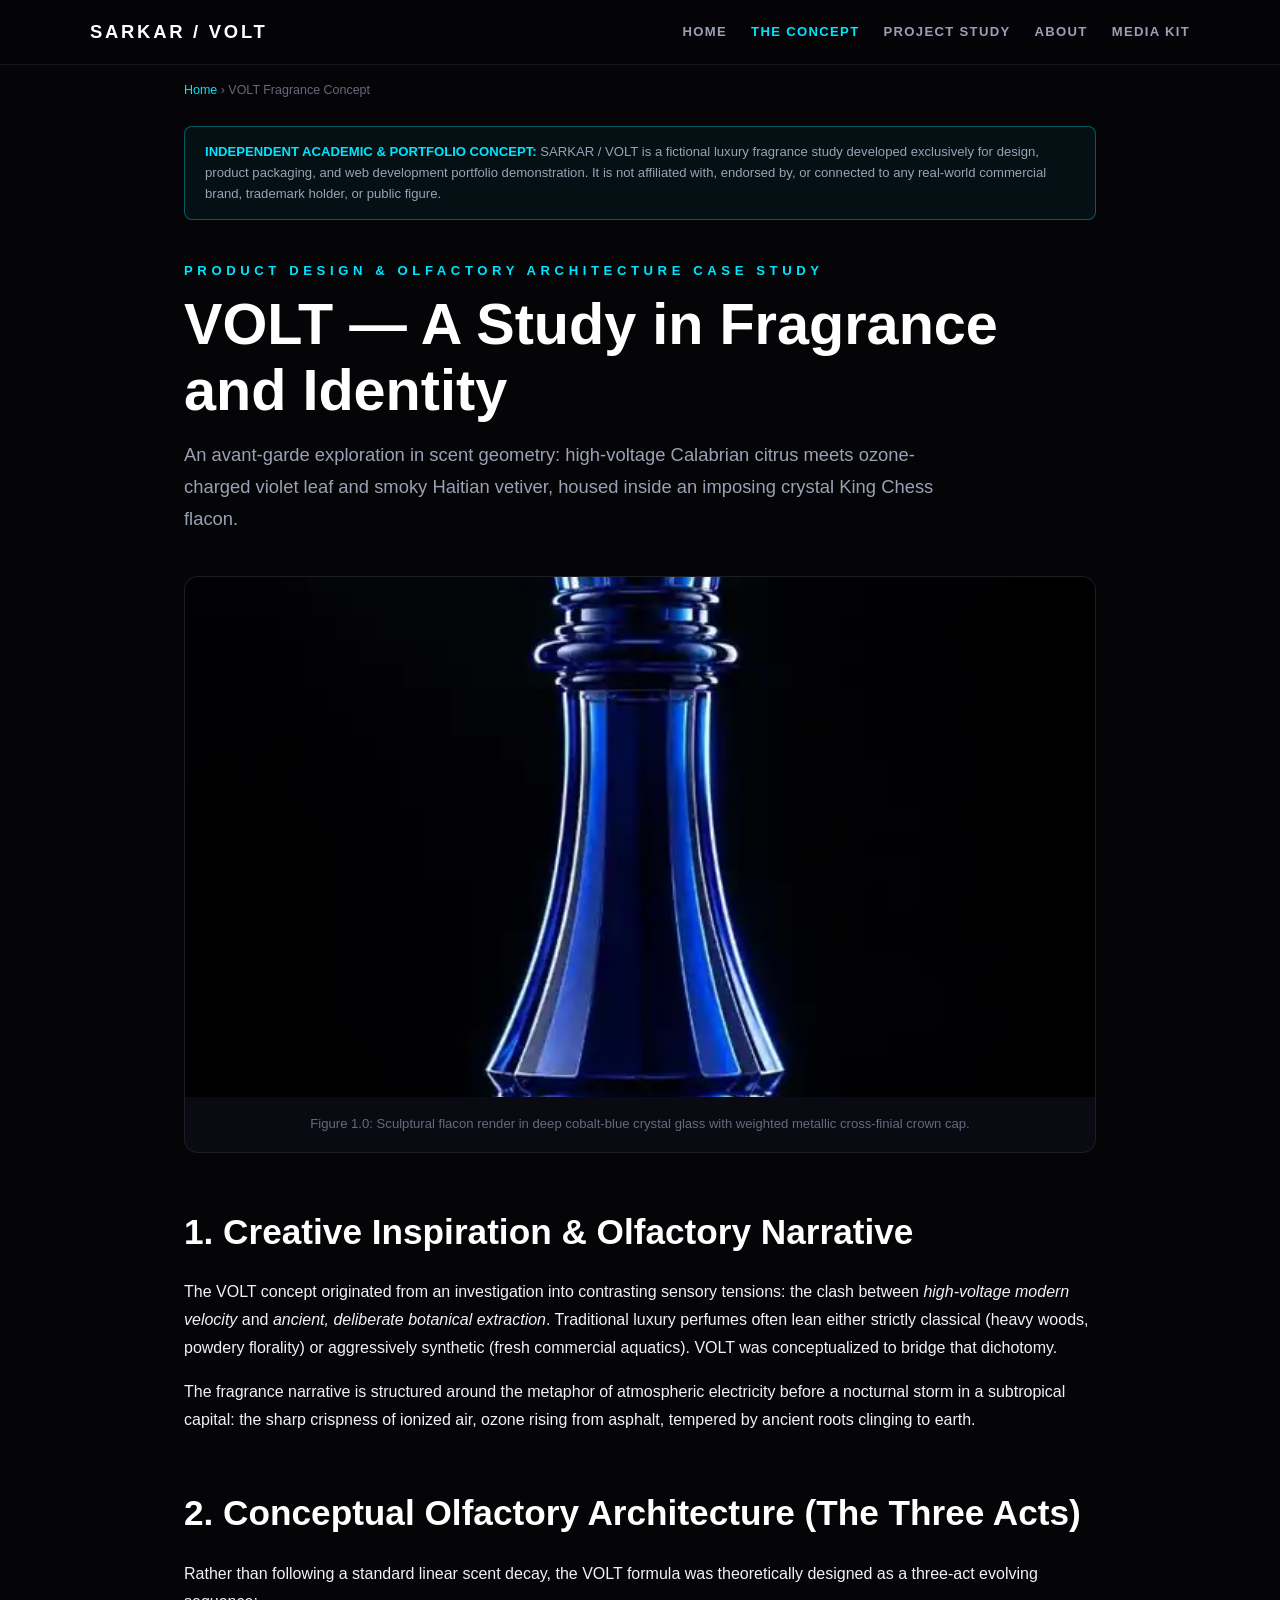
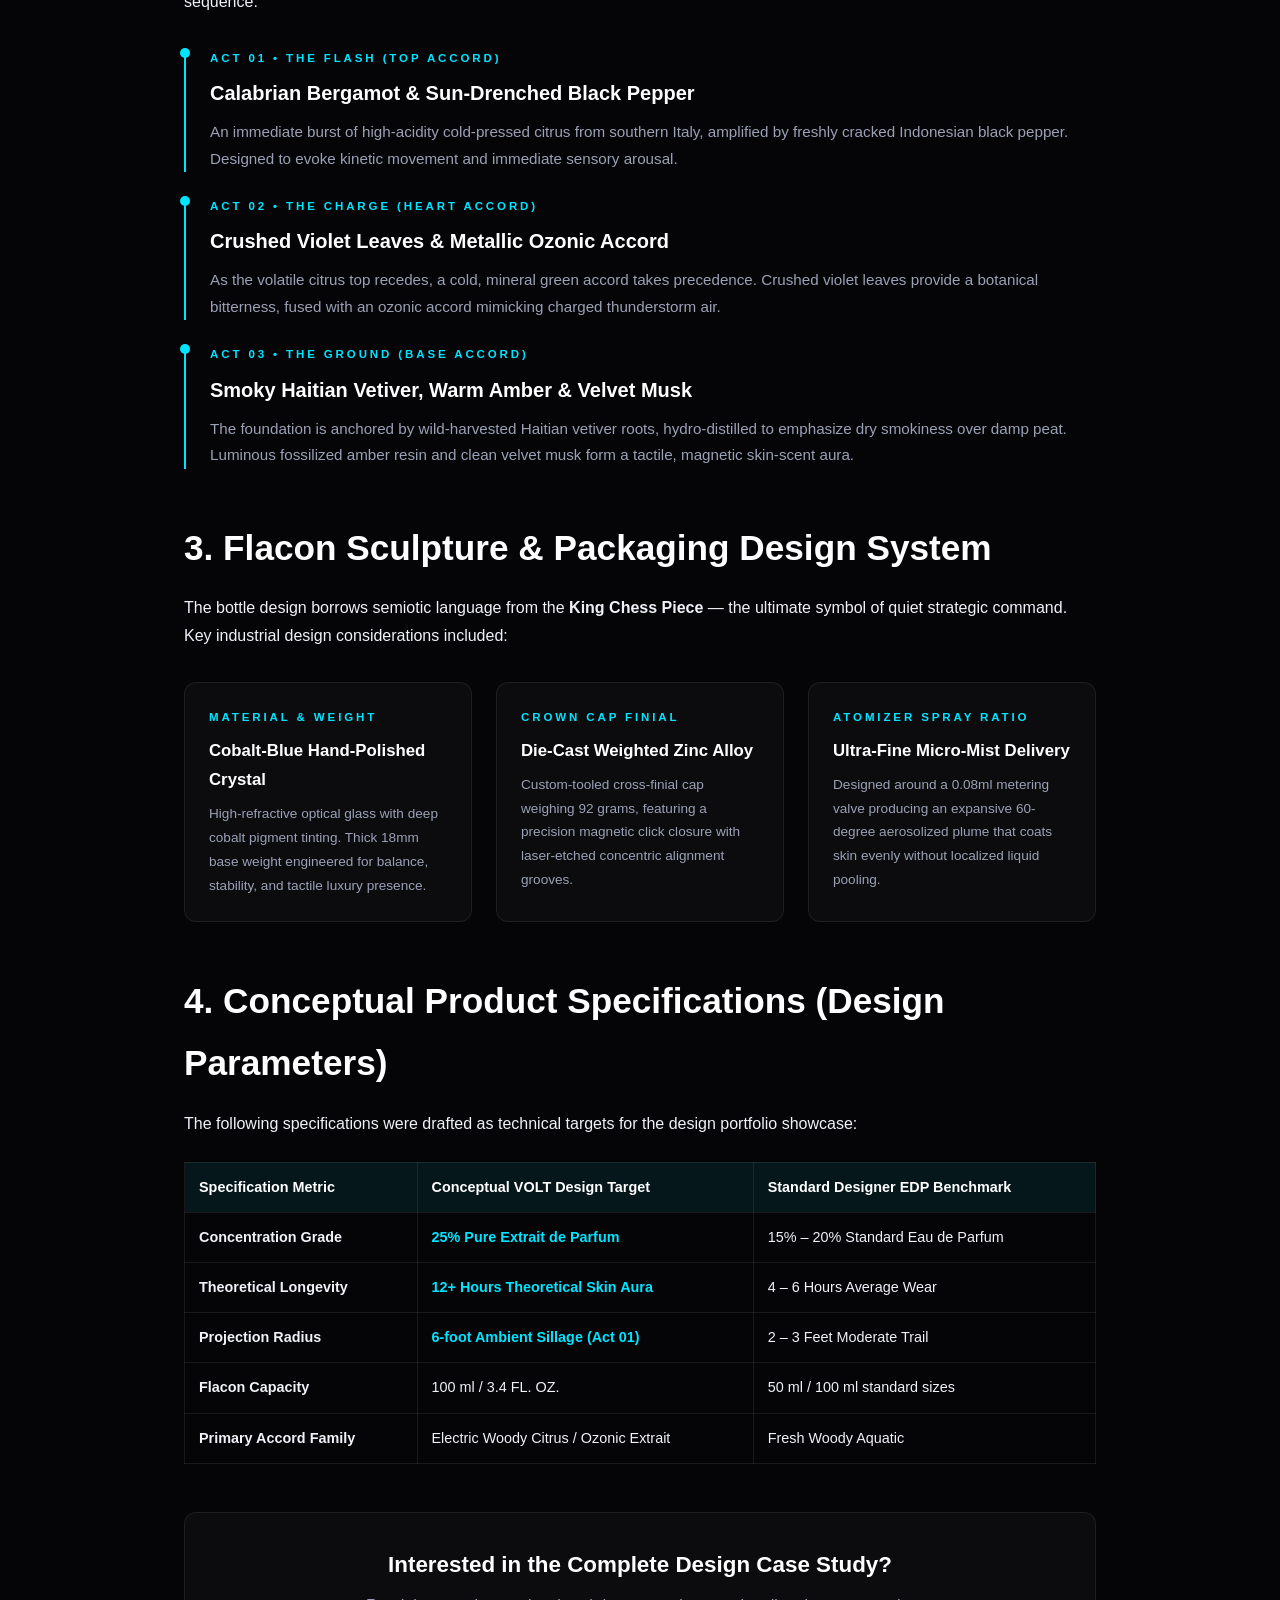
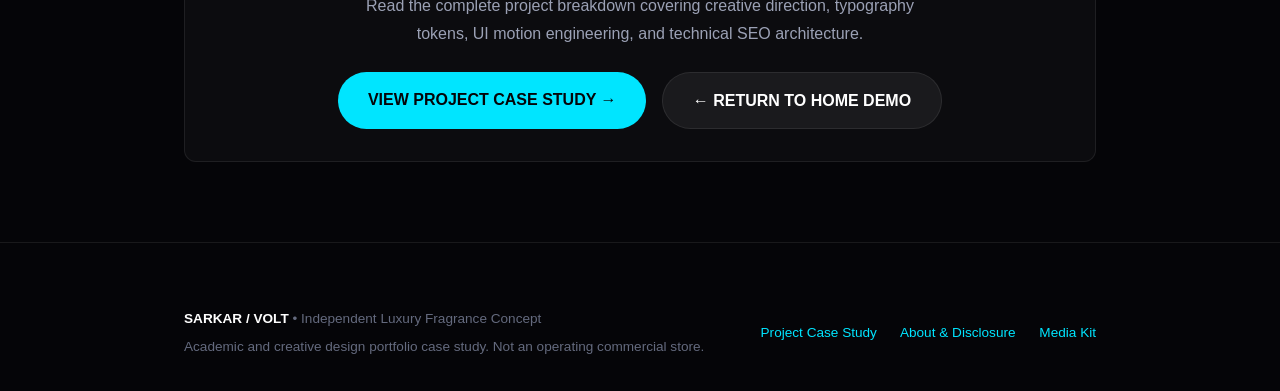
<file: Sarkar/volt.html>
<!DOCTYPE html>
<html lang="en">
<head>
  <meta charset="UTF-8">
  <meta name="viewport" content="width=device-width, initial-scale=1.0">
  <title>VOLT Eau de Parfum | Luxury Fragrance Design Concept</title>
  <meta name="description" content="Explore VOLT Eau de Parfum, an independent luxury fragrance design concept featuring high-voltage citrus-vetiver accords, King Chess flacon sculpture, and olfactory storytelling.">
  <link rel="canonical" href="https://sarkarperfumes.netlify.app/volt">

  <!-- Open Graph -->
  <meta property="og:type" content="article">
  <meta property="og:title" content="VOLT Eau de Parfum | Luxury Fragrance Design Concept">
  <meta property="og:description" content="A comprehensive study in fragrance architecture and product design: high-voltage Calabrian Bergamot, ozonic violet leaf, and Haitian Vetiver in a sculpted crystal King Chess flacon.">
  <meta property="og:url" content="https://sarkarperfumes.netlify.app/volt">
  <meta property="og:image" content="https://sarkarperfumes.netlify.app/assets/volt-hero-bottle.webp">
  <meta property="og:site_name" content="SARKAR / VOLT - Independent Fragrance Concept">

  <!-- Twitter Card -->
  <meta name="twitter:card" content="summary_large_image">
  <meta name="twitter:title" content="VOLT Eau de Parfum | Luxury Fragrance Design Concept">
  <meta name="twitter:description" content="A deep design study in fragrance architecture, packaging sculpture, and digital storytelling.">
  <meta name="twitter:image" content="https://sarkarperfumes.netlify.app/assets/volt-hero-bottle.webp">

  <!-- Preconnect & Fonts -->
  <link rel="preconnect" href="https://fonts.googleapis.com" crossorigin>
  <link rel="preconnect" href="https://fonts.gstatic.com" crossorigin>
  <link rel="preconnect" href="https://api.fontshare.com" crossorigin>
  <link rel="stylesheet" href="https://api.fontshare.com/v2/css?f[]=cabinet-grotesk@800,900&f[]=satoshi@400,700,900&display=swap">
  <link rel="stylesheet" href="https://fonts.googleapis.com/css2?family=Playfair+Display:ital,wght@0,700;1,600&display=swap">

  <!-- Structured Data: WebPage & CreativeWork -->
  <script type="application/ld+json">
  {
    "@context": "https://schema.org",
    "@type": "WebPage",
    "name": "VOLT Eau de Parfum | Luxury Fragrance Design Concept",
    "url": "https://sarkarperfumes.netlify.app/volt",
    "description": "Comprehensive design case study of the VOLT Eau de Parfum concept flacon, olfactory pyramid, and creative direction.",
    "breadcrumb": {
      "@type": "BreadcrumbList",
      "itemListElement": [
        {
          "@type": "ListItem",
          "position": 1,
          "name": "Home",
          "item": "https://sarkarperfumes.netlify.app/"
        },
        {
          "@type": "ListItem",
          "position": 2,
          "name": "VOLT Fragrance Concept",
          "item": "https://sarkarperfumes.netlify.app/volt"
        }
      ]
    },
    "mainEntity": {
      "@type": "CreativeWork",
      "name": "VOLT Fragrance & Packaging Concept Design",
      "headline": "VOLT - A Study in Fragrance and Identity",
      "genre": "Industrial Product Design & Brand Identity Case Study",
      "abstract": "An independent academic design study exploring modern haute perfumerie packaging, multi-stage olfactory transitions, and luxury consumer digital experiences."
    }
  }
  </script>

  <style>
    :root {
      --bg-deep: #050508;
      --bg-surface: #0a0a12;
      --bg-card: rgba(255, 255, 255, 0.03);
      --border-hairline: rgba(255, 255, 255, 0.08);
      --border-accent: rgba(0, 229, 255, 0.35);
      --accent-electric: #00e5ff;
      --accent-gold: #ffb446;
      --text-main: #f0f2f8;
      --text-subtle: #9ba1b5;
      --text-muted: #646a7e;
      --font-sans: 'Satoshi', -apple-system, BlinkMacSystemFont, sans-serif;
      --font-display: 'Cabinet Grotesk', sans-serif;
      --font-serif: 'Playfair Display', serif;
    }
    * { box-sizing: border-box; margin: 0; padding: 0; }
    body {
      background: var(--bg-deep);
      color: var(--text-main);
      font-family: var(--font-sans);
      line-height: 1.75;
      padding-top: 5rem;
    }
    a { color: var(--accent-electric); text-decoration: none; transition: opacity 0.2s; }
    a:hover { opacity: 0.8; text-decoration: underline; }
    .container { max-width: 960px; margin: 0 auto; padding: 0 1.5rem; }

    /* Nav Bar */
    .top-nav {
      position: fixed; top: 0; left: 0; width: 100%; z-index: 100;
      background: rgba(5, 5, 8, 0.88); backdrop-filter: blur(16px);
      border-bottom: 1px solid var(--border-hairline);
      padding: 1rem 1.5rem;
    }
    .top-nav-inner {
      max-width: 1100px; margin: 0 auto;
      display: flex; justify-content: space-between; align-items: center;
    }
    .nav-brand { font-family: var(--font-display); font-weight: 900; font-size: 1.15rem; letter-spacing: 0.15em; color: #FFF; }
    .nav-links { display: flex; gap: 1.5rem; font-size: 0.82rem; letter-spacing: 0.1em; text-transform: uppercase; font-weight: 700; }
    .nav-links a { color: var(--text-subtle); }
    .nav-links a.active, .nav-links a:hover { color: var(--accent-electric); }

    /* Concept Disclosure */
    .concept-notice {
      background: rgba(0, 229, 255, 0.05);
      border: 1px solid var(--border-accent);
      border-radius: 8px;
      padding: 0.9rem 1.25rem;
      margin: 1.5rem 0 2.5rem 0;
      font-size: 0.82rem;
      color: var(--text-subtle);
      line-height: 1.6;
    }
    .concept-notice strong { color: var(--accent-electric); }

    /* Headers */
    h1 { font-family: var(--font-display); font-size: clamp(2.2rem, 5vw, 3.6rem); font-weight: 900; line-height: 1.15; color: #FFF; margin-bottom: 1rem; }
    h2 { font-family: var(--font-display); font-size: clamp(1.5rem, 3.5vw, 2.2rem); font-weight: 800; color: #FFF; margin: 3rem 0 1rem 0; }
    h3 { font-size: 1.25rem; color: #FFF; margin: 1.5rem 0 0.5rem 0; }

    /* Grid & Cards */
    .specs-grid { display: grid; grid-template-columns: repeat(auto-fit, minmax(280px, 1fr)); gap: 1.5rem; margin: 2rem 0; }
    .spec-card { background: var(--bg-card); border: 1px solid var(--border-hairline); border-radius: 12px; padding: 1.5rem; }
    .spec-label { font-size: 0.72rem; letter-spacing: 0.25em; color: var(--accent-electric); text-transform: uppercase; font-weight: 800; display: block; margin-bottom: 0.5rem; }
    .spec-val { font-size: 1.05rem; font-weight: 700; color: #FFF; margin-bottom: 0.5rem; }

    /* Visual Media */
    .media-card { background: var(--bg-surface); border: 1px solid var(--border-hairline); border-radius: 14px; overflow: hidden; margin: 2.5rem 0; text-align: center; }
    .media-card img { width: 100%; max-height: 520px; object-fit: cover; display: block; }
    .media-caption { padding: 1rem; font-size: 0.82rem; color: var(--text-muted); }

    /* Accord Act Architecture */
    .accord-step { border-left: 2px solid var(--accent-electric); padding-left: 1.5rem; margin: 1.5rem 0; position: relative; }
    .accord-step::before { content: ''; position: absolute; left: -6px; top: 0; width: 10px; height: 10px; border-radius: 50%; background: var(--accent-electric); }

    /* Tables */
    table { width: 100%; border-collapse: collapse; margin: 1.5rem 0; font-size: 0.9rem; }
    th, td { border: 1px solid var(--border-hairline); padding: 12px 14px; text-align: left; }
    th { background: rgba(0, 229, 255, 0.08); color: #FFF; font-weight: 700; }

    /* Footer */
    footer { border-top: 1px solid var(--border-hairline); padding: 4rem 0 2rem 0; margin-top: 5rem; font-size: 0.85rem; color: var(--text-muted); }
  </style>
</head>
<body>

  <!-- Floating Glass Pill Navigation -->
  <header class="top-nav">
    <div class="top-nav-inner">
      <a href="/" class="nav-brand">SARKAR / VOLT</a>
      <nav class="nav-links">
        <a href="/">Home</a>
        <a href="/volt" class="active">The Concept</a>
        <a href="/project">Project Study</a>
        <a href="/about">About</a>
        <a href="/press">Media Kit</a>
      </nav>
    </div>
  </header>

  <main class="container">
    <!-- Breadcrumbs -->
    <nav aria-label="Breadcrumb" style="font-size: 0.78rem; color: var(--text-muted); margin-bottom: 1rem;">
      <a href="/">Home</a> &rsaquo; <span>VOLT Fragrance Concept</span>
    </nav>

    <!-- Project Disclosure Pill -->
    <div class="concept-notice">
      <strong>INDEPENDENT ACADEMIC &amp; PORTFOLIO CONCEPT:</strong> SARKAR / VOLT is a fictional luxury fragrance study developed exclusively for design, product packaging, and web development portfolio demonstration. It is not affiliated with, endorsed by, or connected to any real-world commercial brand, trademark holder, or public figure.
    </div>

    <!-- Main Title Area -->
    <p style="font-size: 0.82rem; letter-spacing: 0.35em; color: var(--accent-electric); text-transform: uppercase; font-weight: 800; margin-bottom: 0.5rem;">
      PRODUCT DESIGN &amp; OLFACTORY ARCHITECTURE CASE STUDY
    </p>
    <h1>VOLT — A Study in Fragrance and Identity</h1>
    <p style="font-size: 1.15rem; color: var(--text-subtle); max-width: 780px; margin-bottom: 2rem;">
      An avant-garde exploration in scent geometry: high-voltage Calabrian citrus meets ozone-charged violet leaf and smoky Haitian vetiver, housed inside an imposing crystal King Chess flacon.
    </p>

    <!-- Hero Media Preview -->
    <div class="media-card">
      <picture>
        <source srcset="assets/volt-hero-bottle.webp" type="image/webp">
        <img src="assets/volt-hero-bottle.jpg" alt="VOLT Eau de Parfum King Chess Flacon Sculpture Concept" width="440" height="650">
      </picture>
      <div class="media-caption">
        Figure 1.0: Sculptural flacon render in deep cobalt-blue crystal glass with weighted metallic cross-finial crown cap.
      </div>
    </div>

    <!-- Section 1: Creative Brief & Inspiration -->
    <h2>1. Creative Inspiration &amp; Olfactory Narrative</h2>
    <p>
      The VOLT concept originated from an investigation into contrasting sensory tensions: the clash between <em>high-voltage modern velocity</em> and <em>ancient, deliberate botanical extraction</em>. Traditional luxury perfumes often lean either strictly classical (heavy woods, powdery florality) or aggressively synthetic (fresh commercial aquatics). VOLT was conceptualized to bridge that dichotomy.
    </p>
    <p style="margin-top: 1rem;">
      The fragrance narrative is structured around the metaphor of atmospheric electricity before a nocturnal storm in a subtropical capital: the sharp crispness of ionized air, ozone rising from asphalt, tempered by ancient roots clinging to earth.
    </p>

    <!-- Section 2: Olfactory Pyramid (Three-Act Architecture) -->
    <h2>2. Conceptual Olfactory Architecture (The Three Acts)</h2>
    <p>
      Rather than following a standard linear scent decay, the VOLT formula was theoretically designed as a three-act evolving sequence:
    </p>

    <div style="margin: 2rem 0;">
      <div class="accord-step">
        <span class="spec-label">ACT 01 &bull; THE FLASH (TOP ACCORD)</span>
        <h3 style="margin-top: 0;">Calabrian Bergamot &amp; Sun-Drenched Black Pepper</h3>
        <p style="color: var(--text-subtle); font-size: 0.95rem;">
          An immediate burst of high-acidity cold-pressed citrus from southern Italy, amplified by freshly cracked Indonesian black pepper. Designed to evoke kinetic movement and immediate sensory arousal.
        </p>
      </div>

      <div class="accord-step">
        <span class="spec-label">ACT 02 &bull; THE CHARGE (HEART ACCORD)</span>
        <h3 style="margin-top: 0;">Crushed Violet Leaves &amp; Metallic Ozonic Accord</h3>
        <p style="color: var(--text-subtle); font-size: 0.95rem;">
          As the volatile citrus top recedes, a cold, mineral green accord takes precedence. Crushed violet leaves provide a botanical bitterness, fused with an ozonic accord mimicking charged thunderstorm air.
        </p>
      </div>

      <div class="accord-step">
        <span class="spec-label">ACT 03 &bull; THE GROUND (BASE ACCORD)</span>
        <h3 style="margin-top: 0;">Smoky Haitian Vetiver, Warm Amber &amp; Velvet Musk</h3>
        <p style="color: var(--text-subtle); font-size: 0.95rem;">
          The foundation is anchored by wild-harvested Haitian vetiver roots, hydro-distilled to emphasize dry smokiness over damp peat. Luminous fossilized amber resin and clean velvet musk form a tactile, magnetic skin-scent aura.
        </p>
      </div>
    </div>

    <!-- Section 3: Bottle & Industrial Packaging Design -->
    <h2>3. Flacon Sculpture &amp; Packaging Design System</h2>
    <p>
      The bottle design borrows semiotic language from the <strong>King Chess Piece</strong> — the ultimate symbol of quiet strategic command. Key industrial design considerations included:
    </p>

    <div class="specs-grid">
      <div class="spec-card">
        <span class="spec-label">MATERIAL &amp; WEIGHT</span>
        <div class="spec-val">Cobalt-Blue Hand-Polished Crystal</div>
        <p style="font-size: 0.85rem; color: var(--text-subtle);">
          High-refractive optical glass with deep cobalt pigment tinting. Thick 18mm base weight engineered for balance, stability, and tactile luxury presence.
        </p>
      </div>

      <div class="spec-card">
        <span class="spec-label">CROWN CAP FINIAL</span>
        <div class="spec-val">Die-Cast Weighted Zinc Alloy</div>
        <p style="font-size: 0.85rem; color: var(--text-subtle);">
          Custom-tooled cross-finial cap weighing 92 grams, featuring a precision magnetic click closure with laser-etched concentric alignment grooves.
        </p>
      </div>

      <div class="spec-card">
        <span class="spec-label">ATOMIZER SPRAY RATIO</span>
        <div class="spec-val">Ultra-Fine Micro-Mist Delivery</div>
        <p style="font-size: 0.85rem; color: var(--text-subtle);">
          Designed around a 0.08ml metering valve producing an expansive 60-degree aerosolized plume that coats skin evenly without localized liquid pooling.
        </p>
      </div>
    </div>

    <!-- Section 4: Conceptual Technical Specifications -->
    <h2>4. Conceptual Product Specifications (Design Parameters)</h2>
    <p>
      The following specifications were drafted as technical targets for the design portfolio showcase:
    </p>

    <table>
      <thead>
        <tr>
          <th>Specification Metric</th>
          <th>Conceptual VOLT Design Target</th>
          <th>Standard Designer EDP Benchmark</th>
        </tr>
      </thead>
      <tbody>
        <tr>
          <td><strong>Concentration Grade</strong></td>
          <td style="color: var(--accent-electric); font-weight: 700;">25% Pure Extrait de Parfum</td>
          <td>15% – 20% Standard Eau de Parfum</td>
        </tr>
        <tr>
          <td><strong>Theoretical Longevity</strong></td>
          <td style="color: var(--accent-electric); font-weight: 700;">12+ Hours Theoretical Skin Aura</td>
          <td>4 – 6 Hours Average Wear</td>
        </tr>
        <tr>
          <td><strong>Projection Radius</strong></td>
          <td style="color: var(--accent-electric); font-weight: 700;">6-foot Ambient Sillage (Act 01)</td>
          <td>2 – 3 Feet Moderate Trail</td>
        </tr>
        <tr>
          <td><strong>Flacon Capacity</strong></td>
          <td>100 ml / 3.4 FL. OZ.</td>
          <td>50 ml / 100 ml standard sizes</td>
        </tr>
        <tr>
          <td><strong>Primary Accord Family</strong></td>
          <td>Electric Woody Citrus / Ozonic Extrait</td>
          <td>Fresh Woody Aquatic</td>
        </tr>
      </tbody>
    </table>

    <!-- Call to Action to Project Case Study -->
    <div style="background: var(--bg-card); border: 1px solid var(--border-hairline); border-radius: 12px; padding: 2rem; margin: 3rem 0; text-align: center;">
      <h3 style="margin-top: 0; font-size: 1.4rem;">Interested in the Complete Design Case Study?</h3>
      <p style="color: var(--text-subtle); margin-bottom: 1.5rem; max-width: 600px; margin-left: auto; margin-right: auto;">
        Read the complete project breakdown covering creative direction, typography tokens, UI motion engineering, and technical SEO architecture.
      </p>
      <div style="display: flex; gap: 1rem; justify-content: center; flex-wrap: wrap;">
        <a href="/project" style="display: inline-block; background: var(--accent-electric); color: #050508; font-weight: 800; padding: 0.85rem 1.85rem; border-radius: 999px; text-decoration: none;">
          VIEW PROJECT CASE STUDY &rarr;
        </a>
        <a href="/" style="display: inline-block; background: rgba(255,255,255,0.06); border: 1px solid var(--border-hairline); color: #FFF; font-weight: 700; padding: 0.85rem 1.85rem; border-radius: 999px; text-decoration: none;">
          &larr; RETURN TO HOME DEMO
        </a>
      </div>
    </div>
  </main>

  <!-- Clean Academic Footer -->
  <footer>
    <div class="container" style="display: flex; justify-content: space-between; align-items: center; flex-wrap: wrap; gap: 1.5rem;">
      <div>
        <strong style="color: #FFF;">SARKAR / VOLT</strong> &bull; Independent Luxury Fragrance Concept
        <p style="margin-top: 0.25rem;">Academic and creative design portfolio case study. Not an operating commercial store.</p>
      </div>
      <div>
        <a href="/project" style="margin-right: 1.25rem;">Project Case Study</a>
        <a href="/about" style="margin-right: 1.25rem;">About &amp; Disclosure</a>
        <a href="/press">Media Kit</a>
      </div>
    </div>
  </footer>

</body>
</html>
</file>
